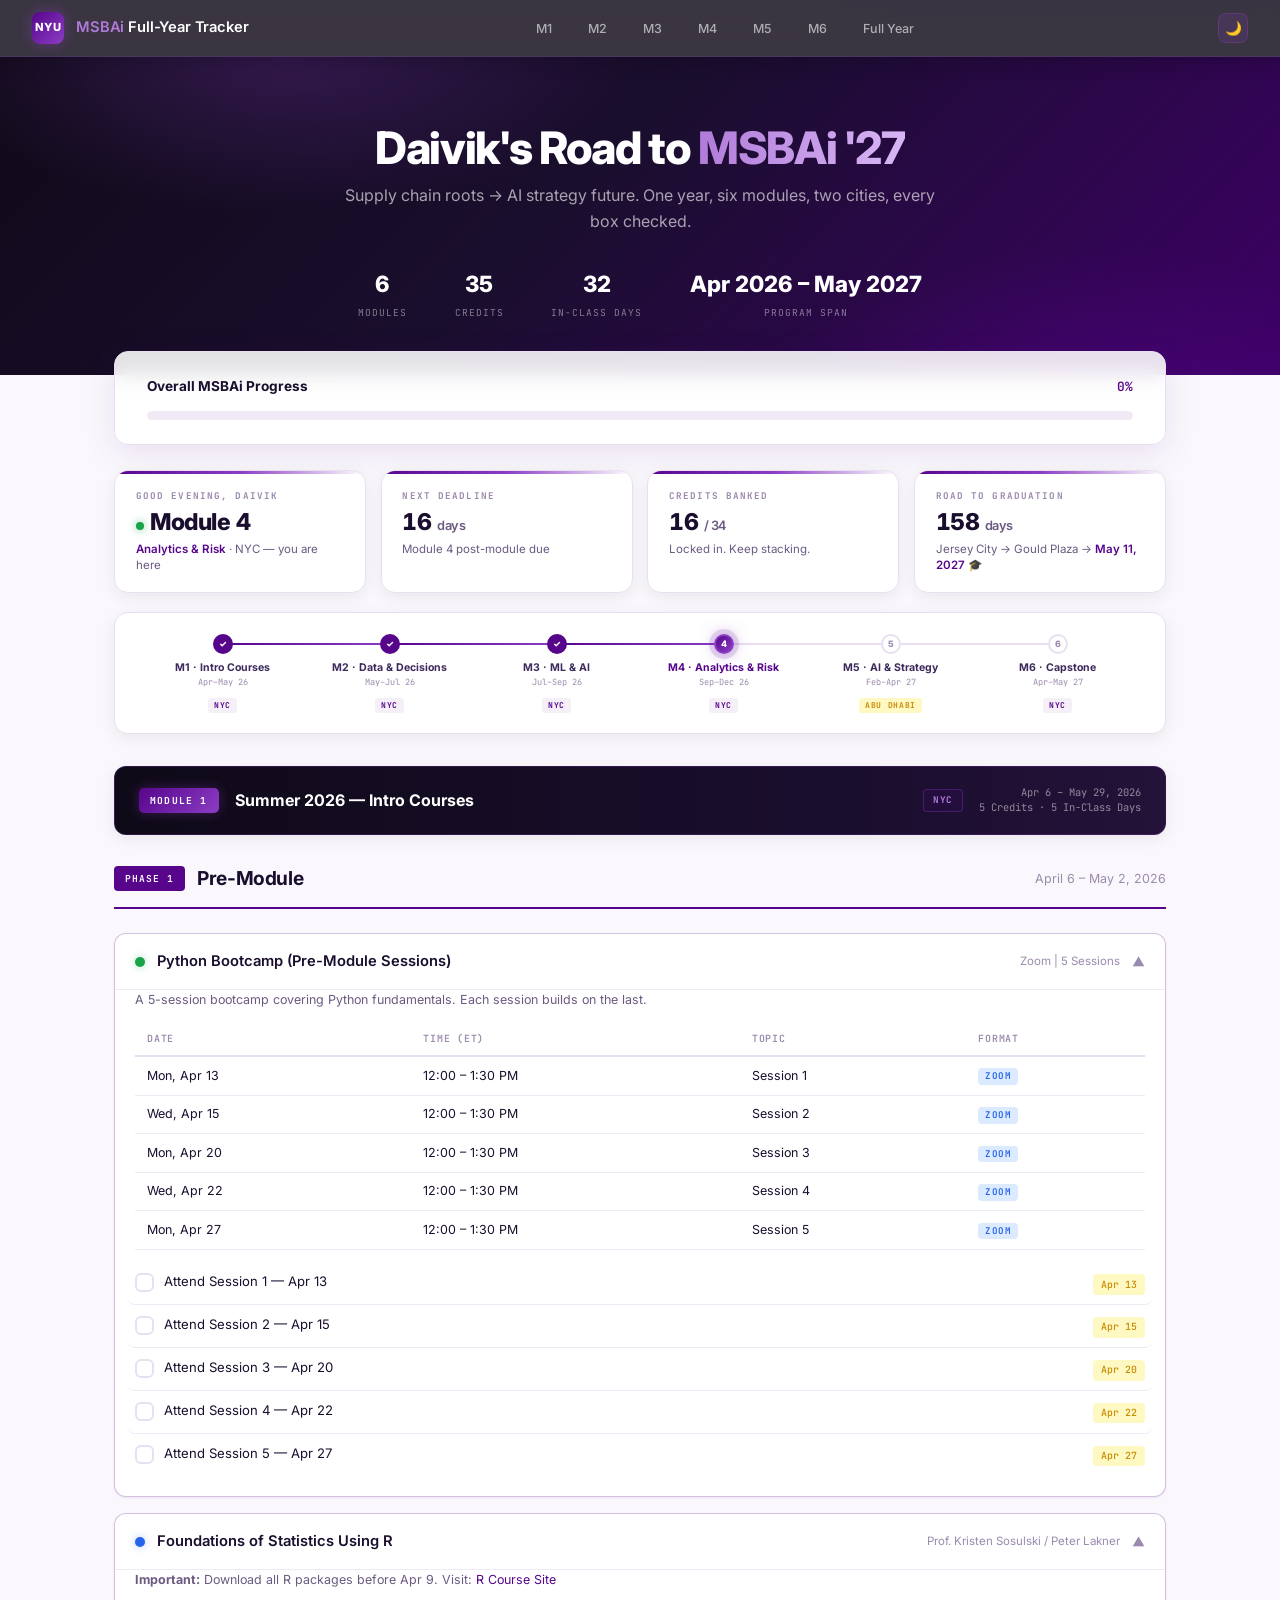
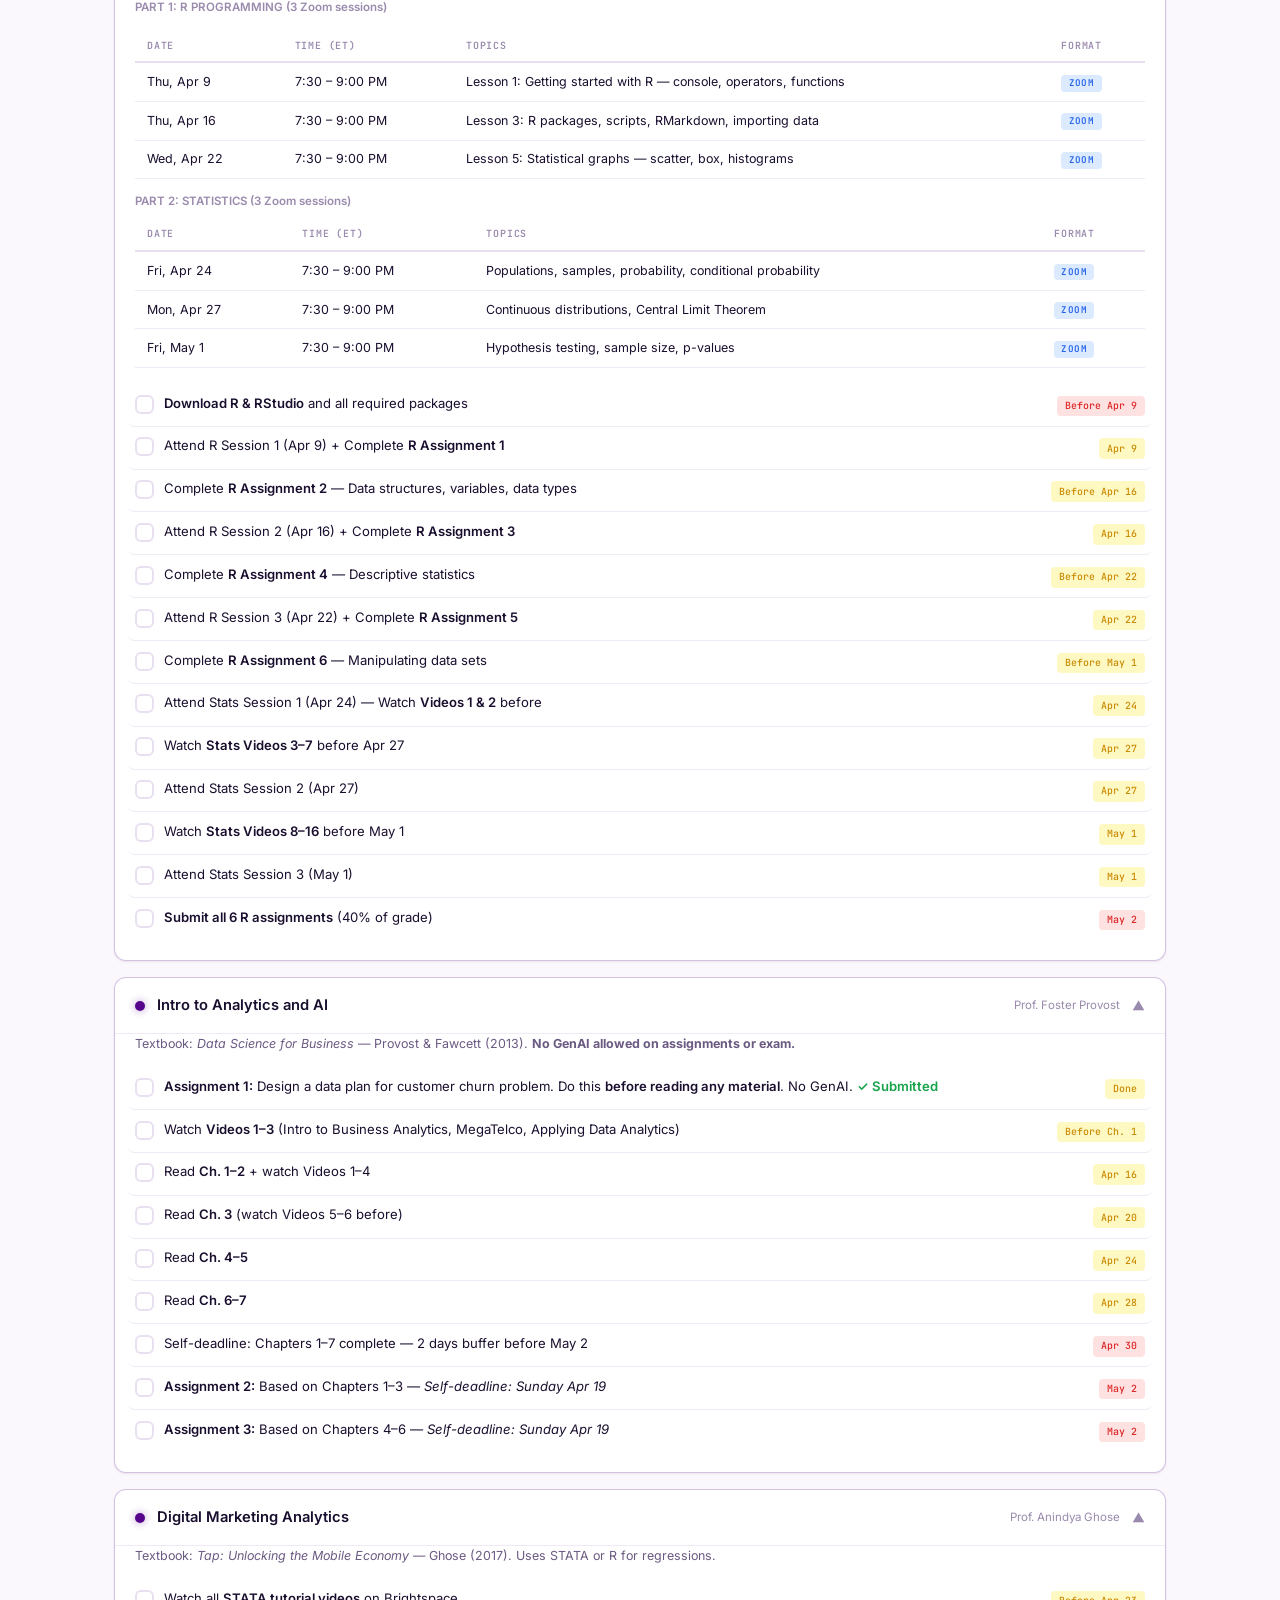
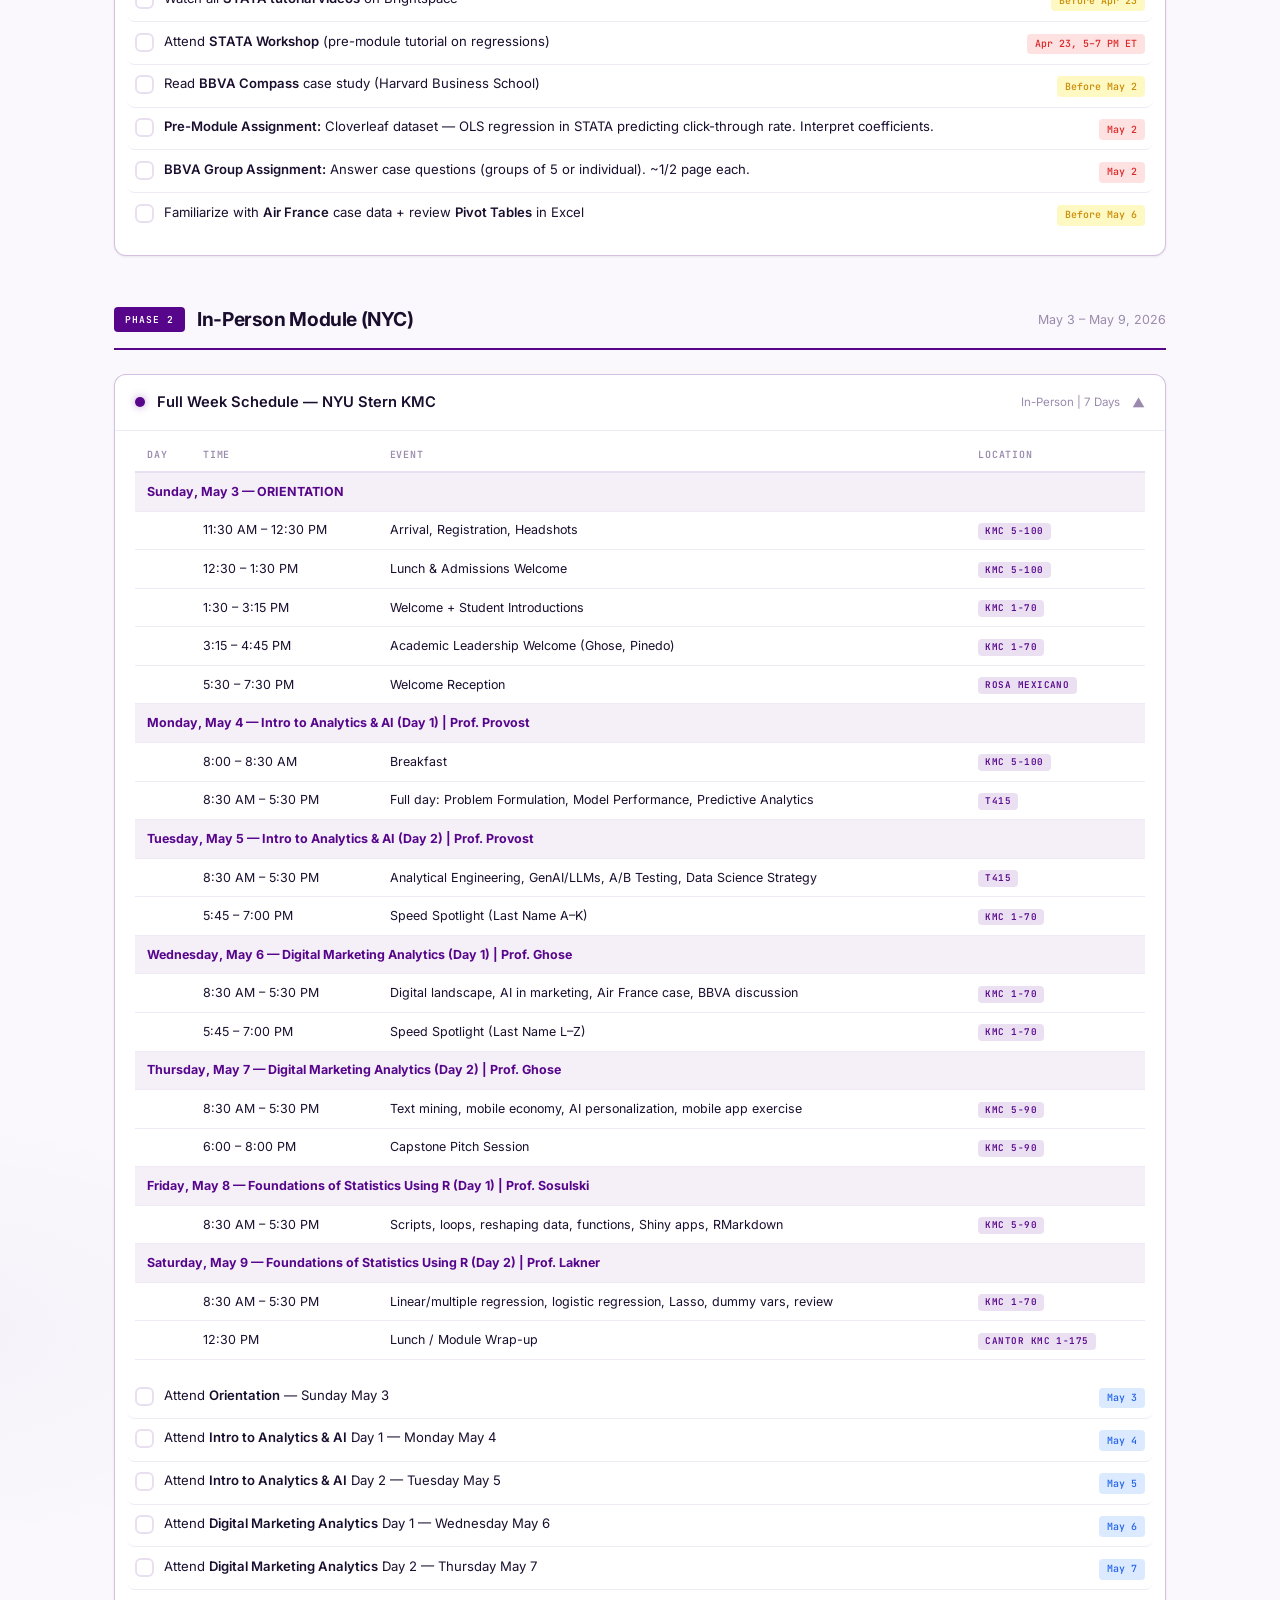
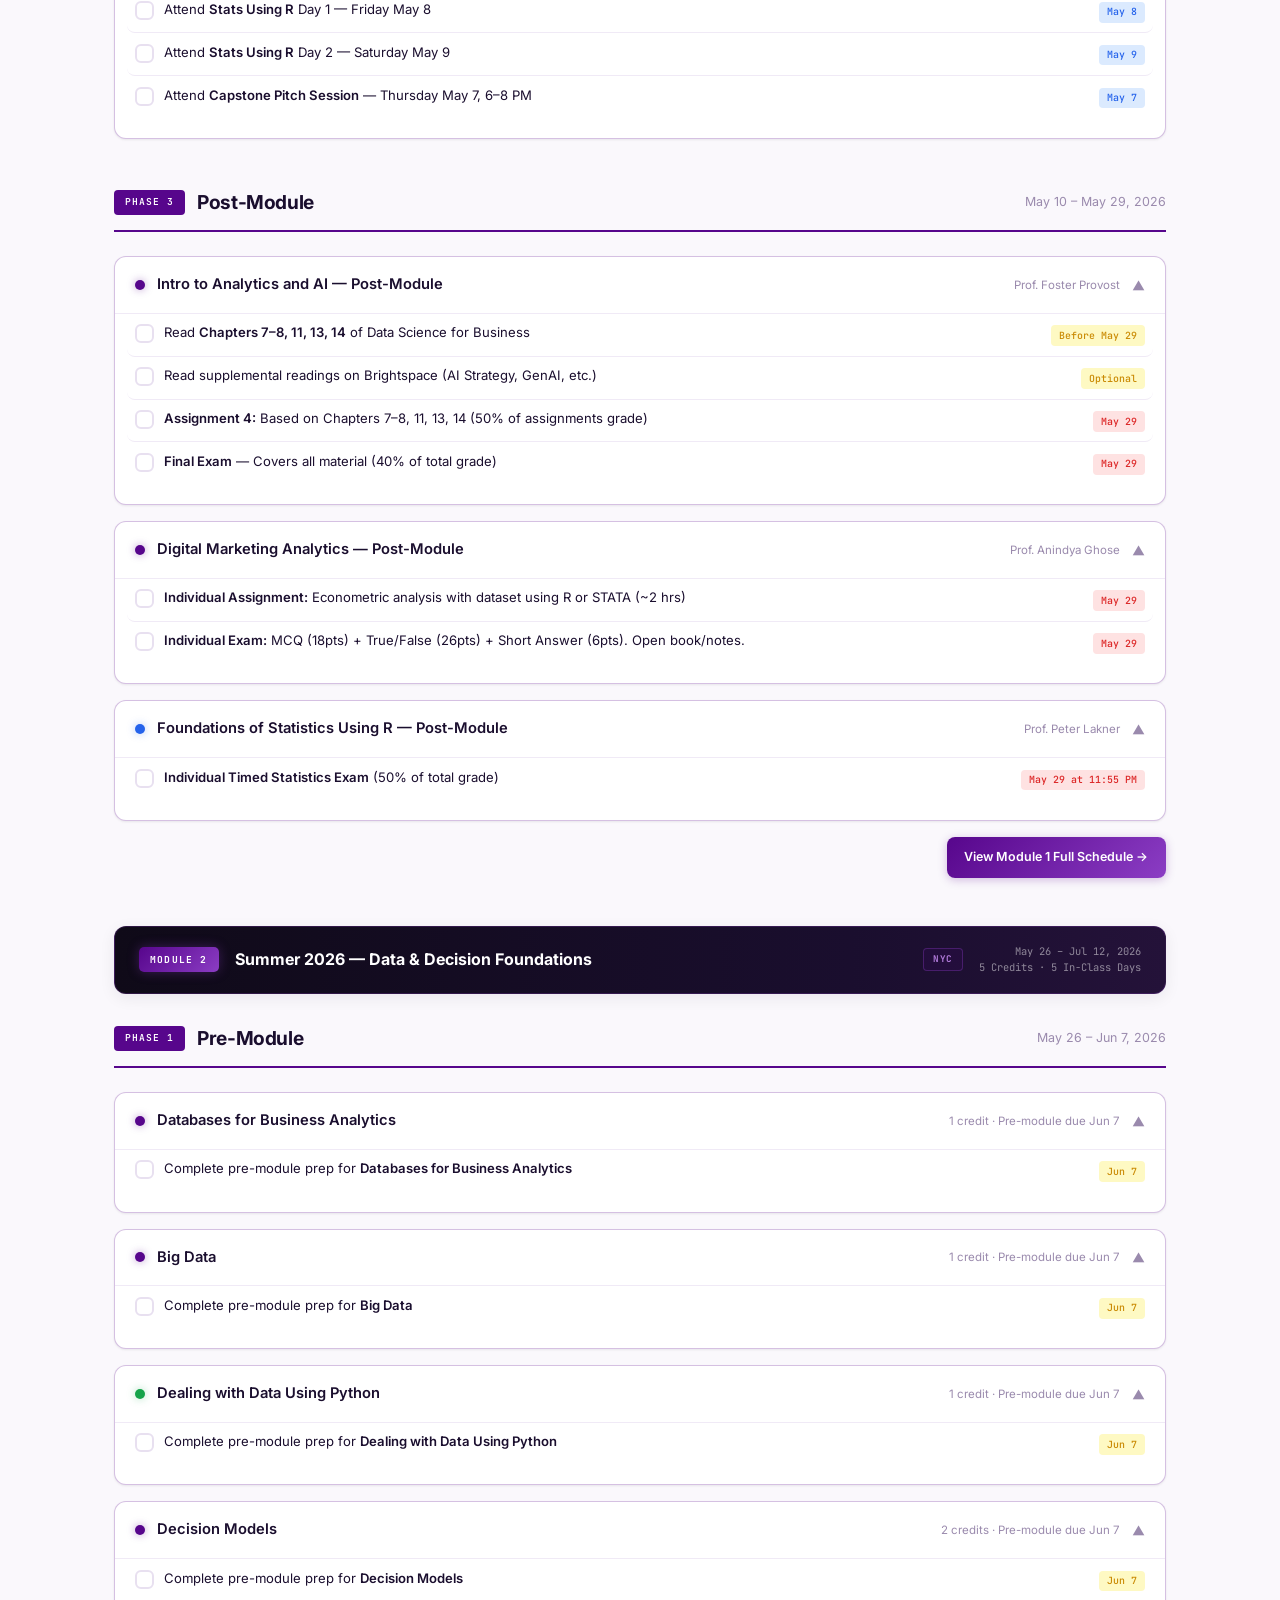
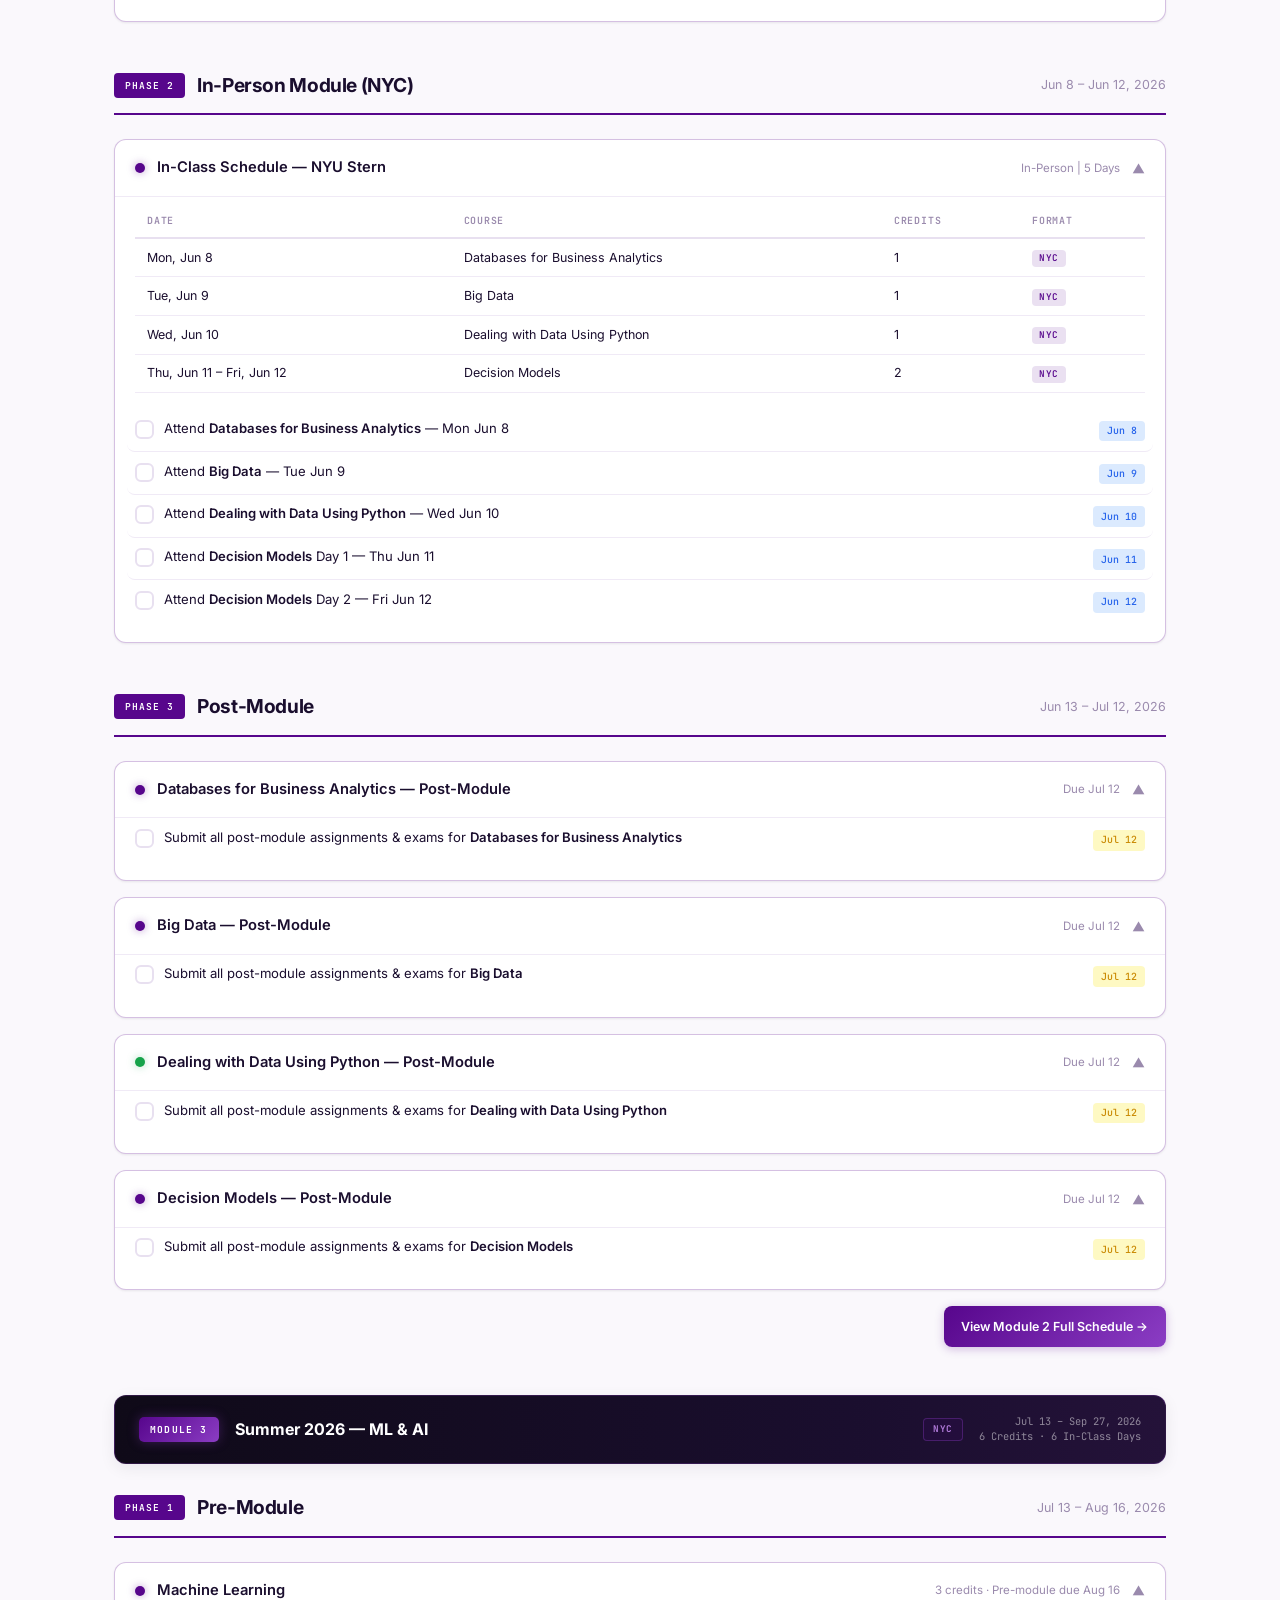
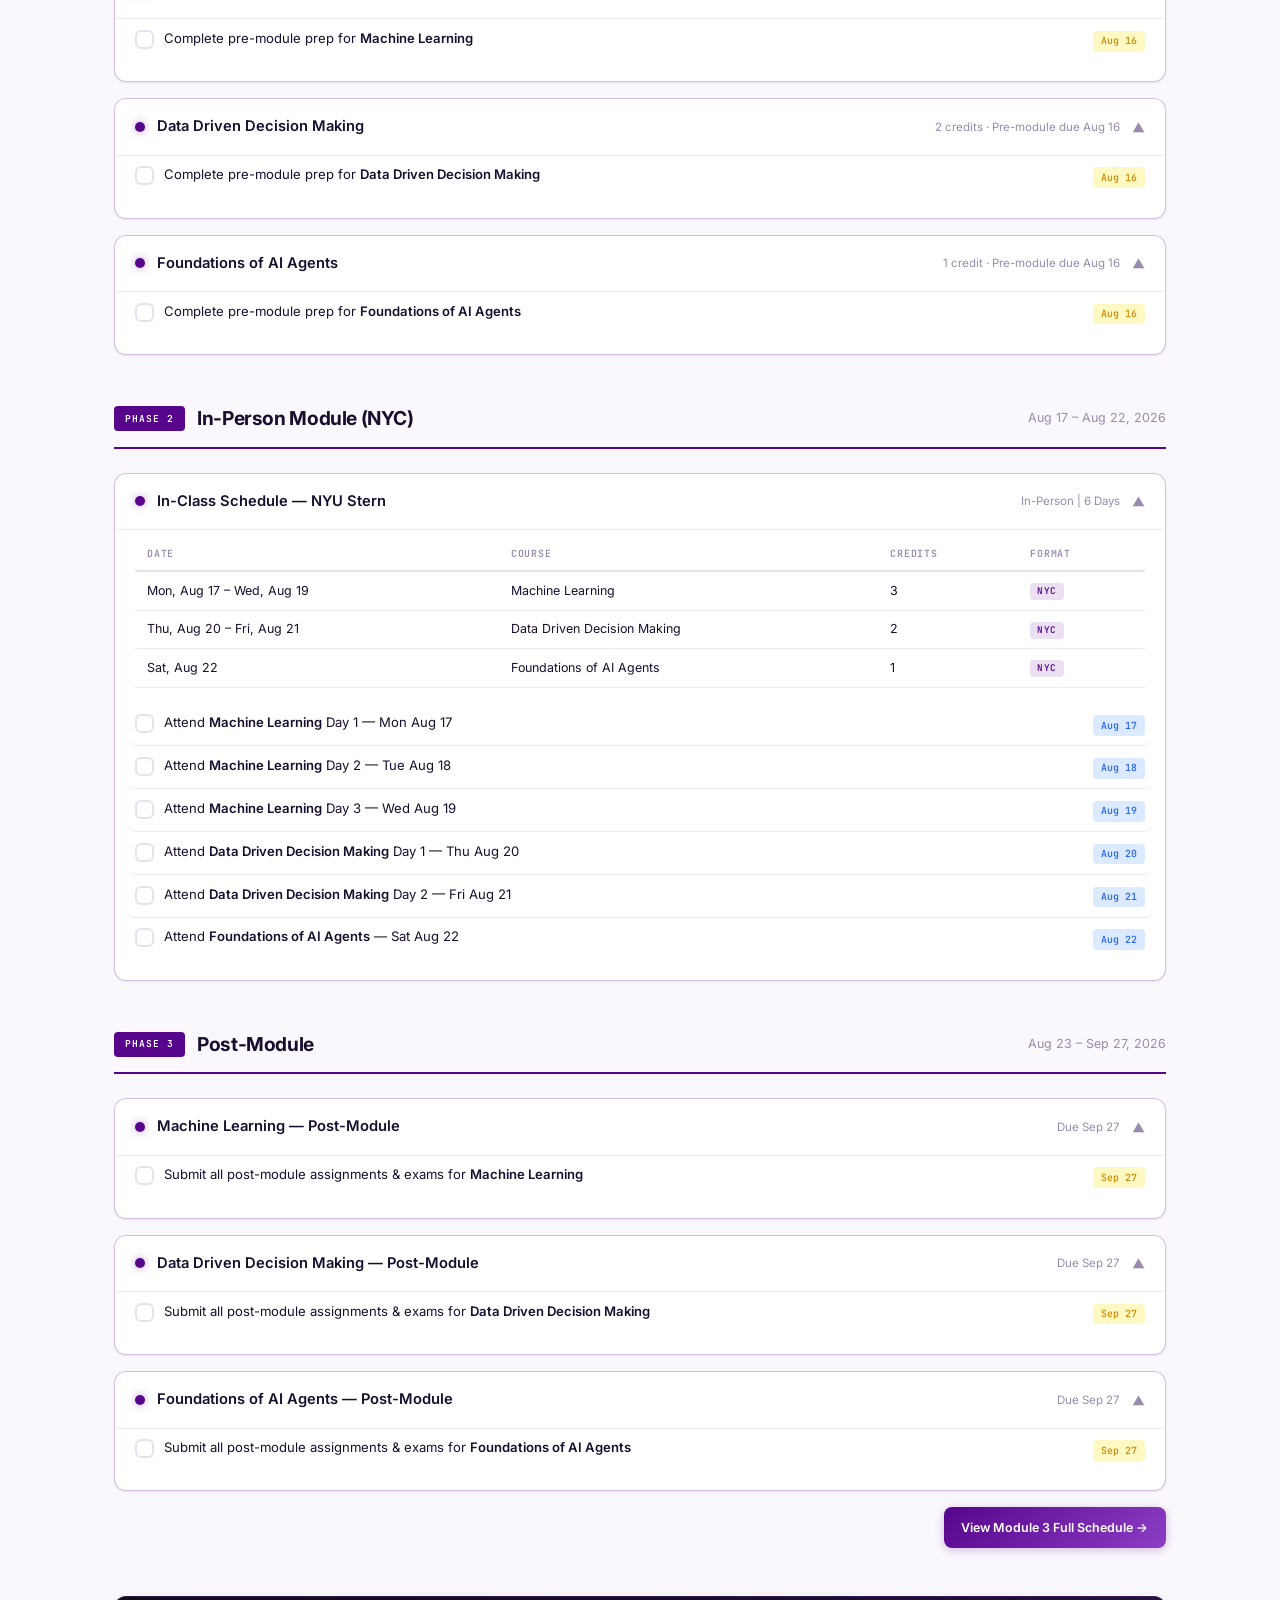
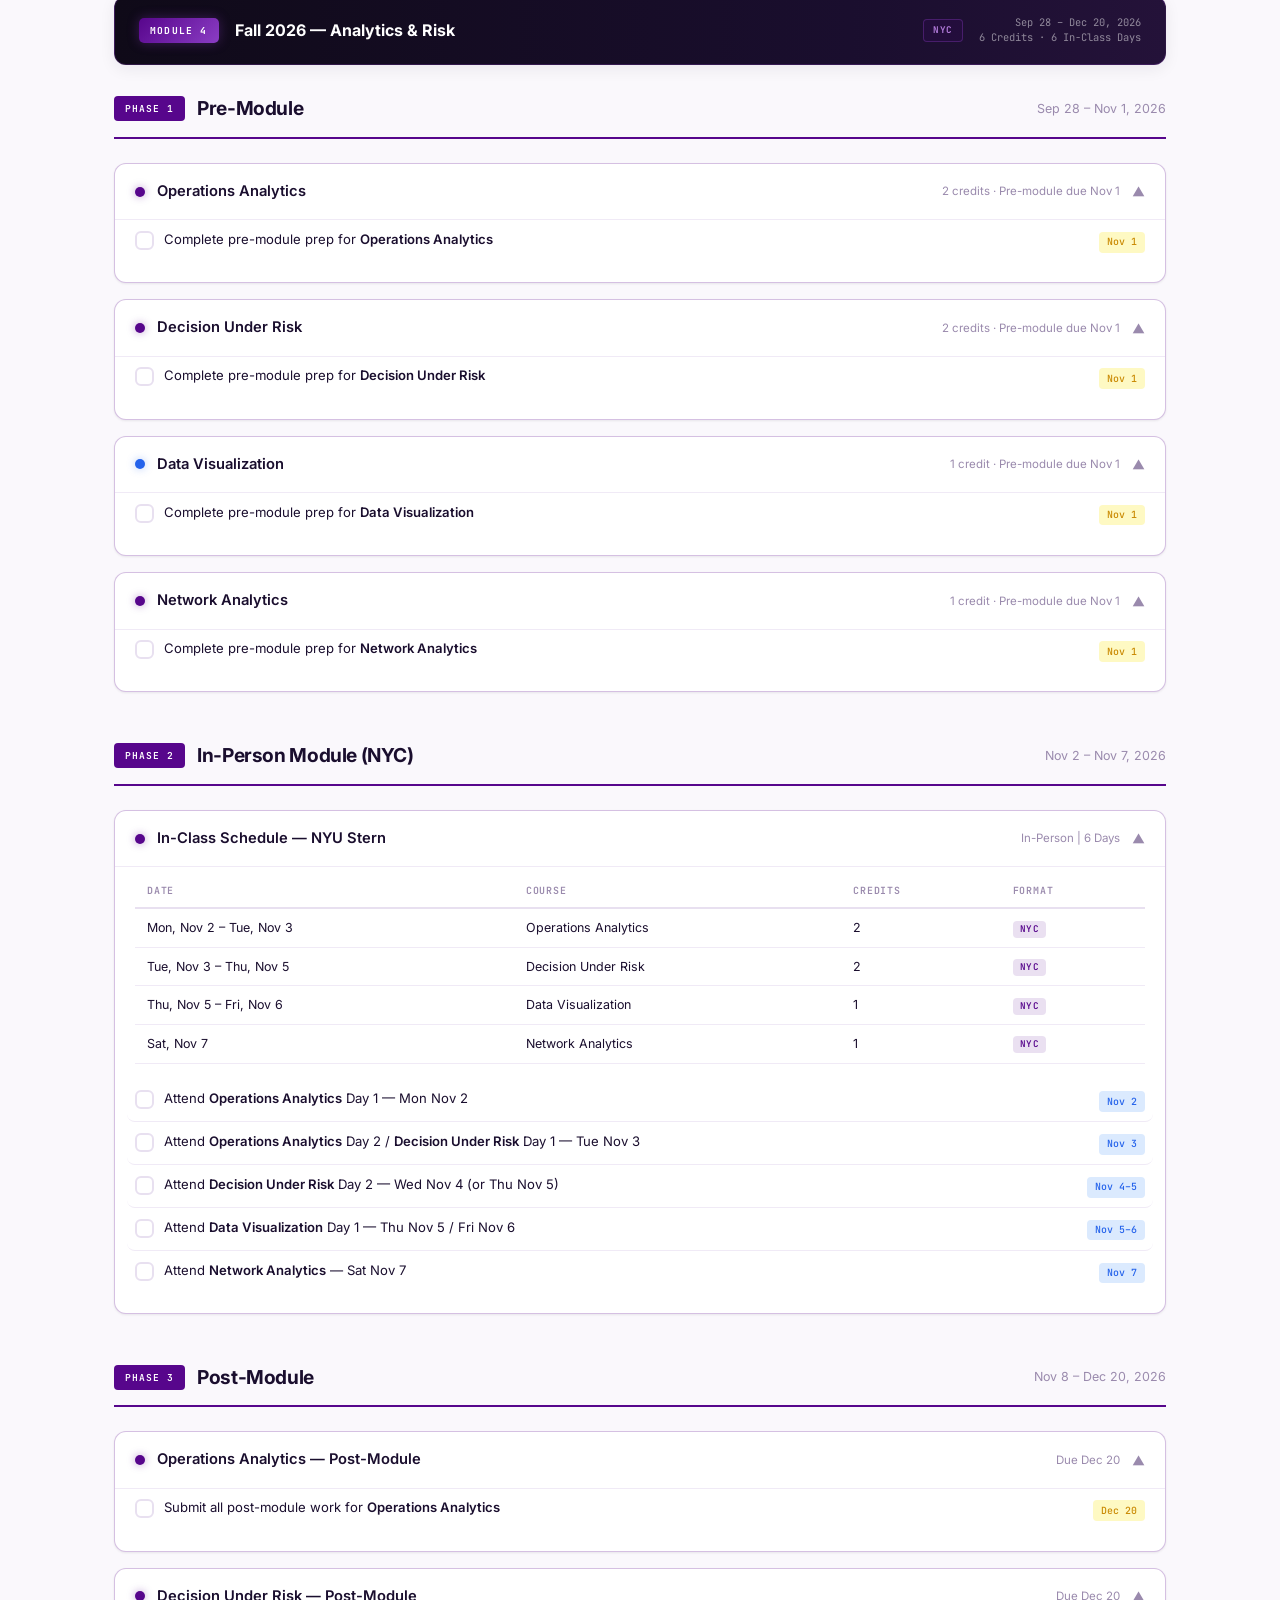
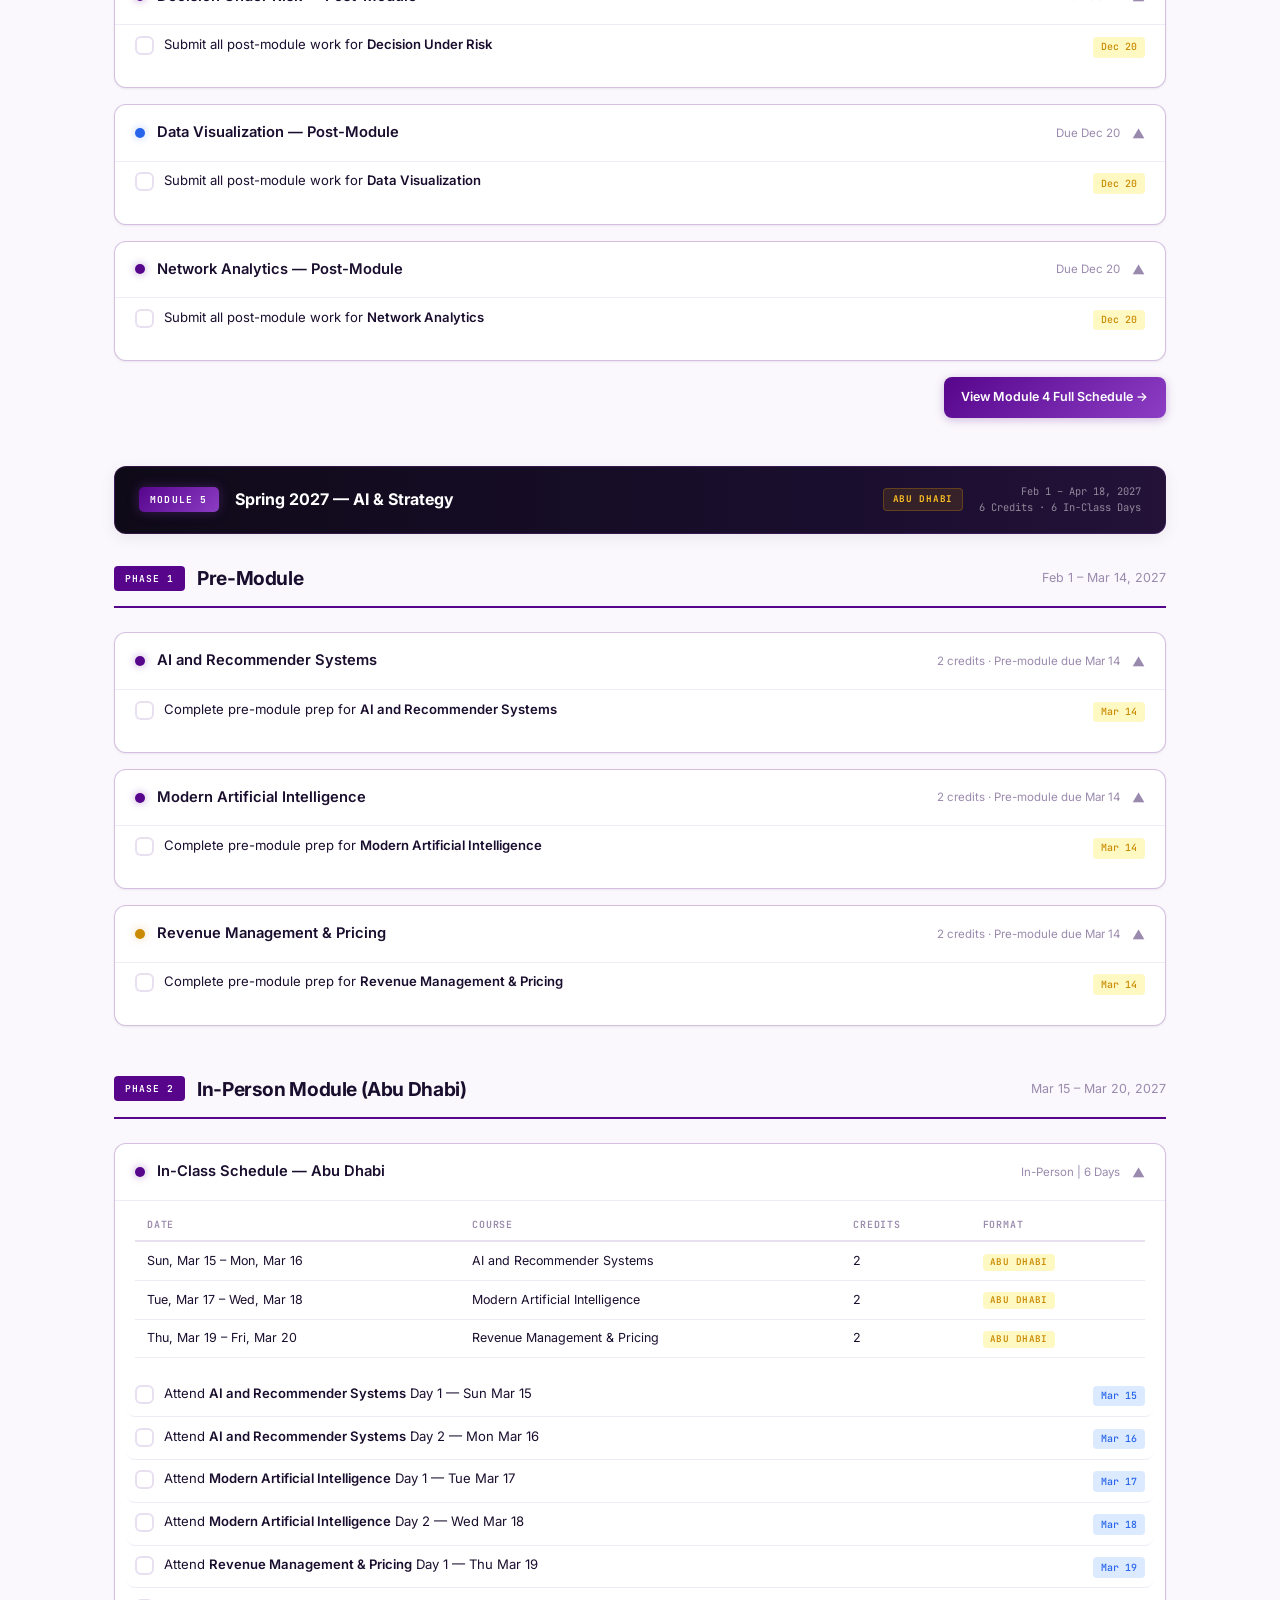
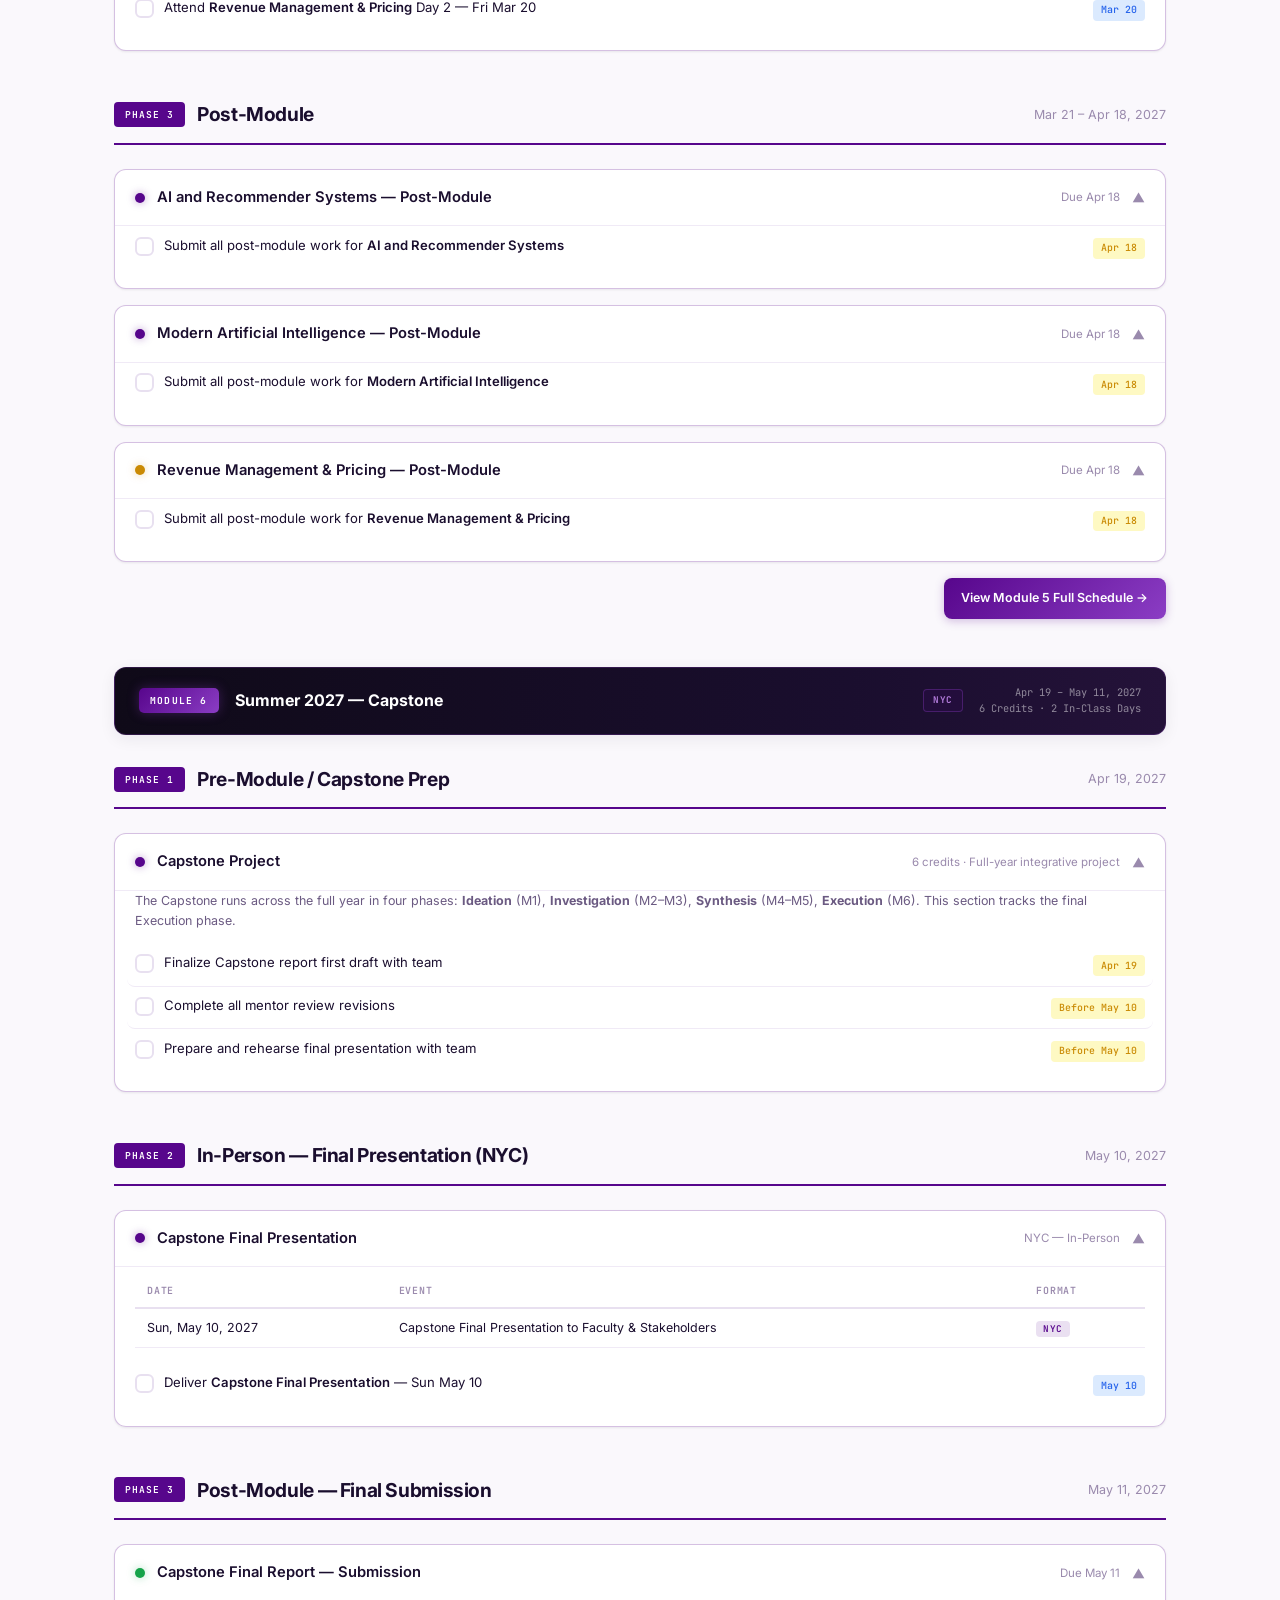
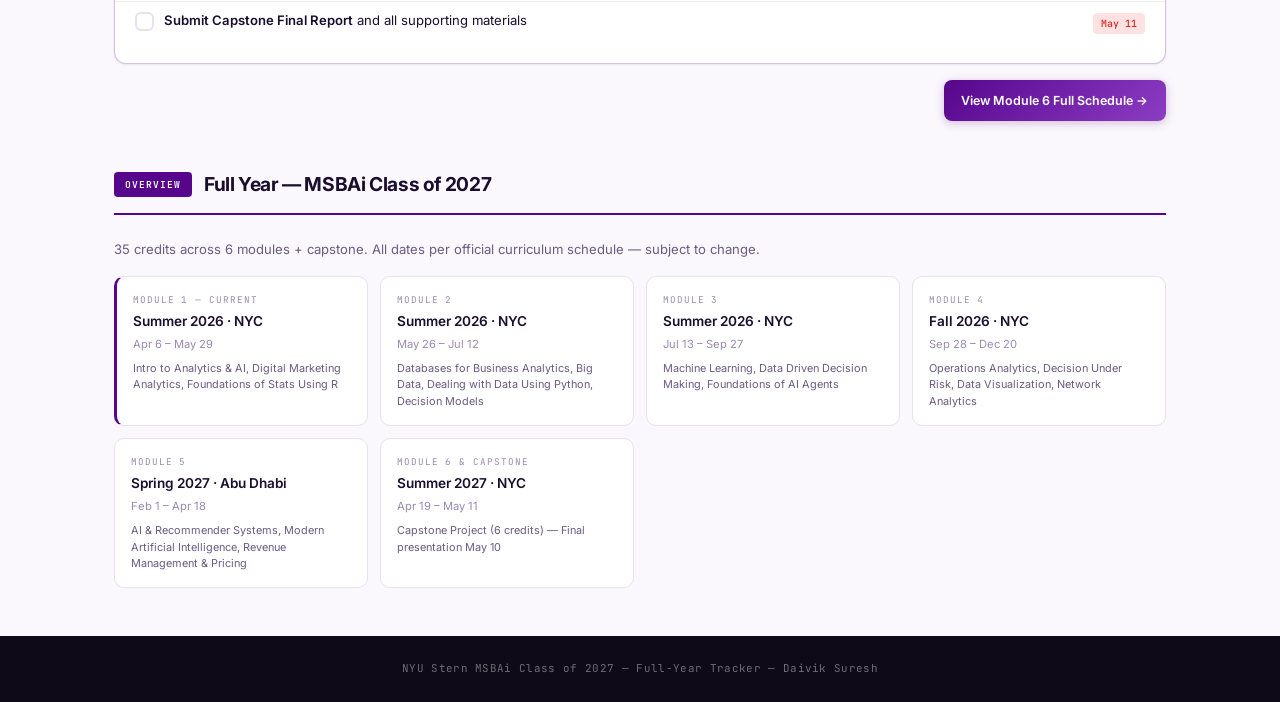
<file: index.html>
<!DOCTYPE html>
<html lang="en">
<head>
<meta name="robots" content="noindex">
<meta charset="UTF-8">
<meta name="viewport" content="width=device-width, initial-scale=1.0">
<title>MSBAi Full-Year Tracker — NYU Stern</title>
<link href="https://fonts.googleapis.com/css2?family=Inter:wght@300;400;500;600;700;800&family=JetBrains+Mono:wght@400;500&display=swap" rel="stylesheet">
<link rel="stylesheet" href="styles.css">
</head>
<body data-page="index">

<!-- NAV -->
<nav class="nav">
  <div class="nav-brand">
    <div class="nav-logo">NYU</div>
    <div class="nav-title"><span>MSBAi</span> Full-Year Tracker</div>
  </div>
  <ul class="nav-links">
    <li><a href="module-1.html">M1</a></li>
    <li><a href="module-2.html">M2</a></li>
    <li><a href="module-3.html">M3</a></li>
    <li><a href="module-4.html">M4</a></li>
    <li><a href="module-5.html">M5</a></li>
    <li><a href="module-6.html">M6</a></li>
    <li><a href="#full-year">Full Year</a></li>
  </ul>
</nav>

<!-- HERO -->
<section class="hero">
  <h1>Daivik's Road to <span>MSBAi '27</span></h1>
  <p class="hero-sub">Supply chain roots &rarr; AI strategy future. One year, six modules, two cities, every box checked.</p>
  <div class="hero-stats">
    <div><div class="hero-stat-val">6</div><div class="hero-stat-label">Modules</div></div>
    <div><div class="hero-stat-val">35</div><div class="hero-stat-label">Credits</div></div>
    <div><div class="hero-stat-val">32</div><div class="hero-stat-label">In-Class Days</div></div>
    <div><div class="hero-stat-val">Apr 2026 – May 2027</div><div class="hero-stat-label">Program Span</div></div>
  </div>
</section>

<!-- PROGRESS -->
<div class="progress-section">
  <div class="progress-card">
    <div class="progress-header">
      <span class="progress-title">Overall MSBAi Progress</span>
      <span class="progress-pct" id="progressPct">0%</span>
    </div>
    <div class="progress-bar-bg">
      <div class="progress-bar-fill" id="progressBar" style="width:0%"></div>
    </div>
  </div>
</div>

<div class="main">

<!-- ══════════════════════════════════════════════
     MODULE 1 — SUMMER 2026 — NYC
══════════════════════════════════════════════ -->
<div class="module-divider" id="module-1">
  <span class="module-badge">Module 1</span>
  <span class="module-divider-title">Summer 2026 &mdash; Intro Courses</span>
  <span class="module-loc-tag">NYC</span>
  <div class="module-divider-meta">Apr 6 &ndash; May 29, 2026<br>5 Credits &middot; 5 In-Class Days</div>
</div>

<!-- PRE-MODULE 1 -->
<section class="phase" id="pre-module">
  <div class="phase-header">
    <span class="phase-badge">Phase 1</span>
    <span class="phase-title">Pre-Module</span>
    <span class="phase-dates">April 6 &ndash; May 2, 2026</span>
  </div>

  <div class="course-block open">
    <div class="course-header" onclick="toggleCourse(this)">
      <div class="course-dot dot-green"></div>
      <div class="course-name">Python Bootcamp (Pre-Module Sessions)</div>
      <div class="course-prof">Zoom | 5 Sessions</div>
      <div class="course-toggle">&#9660;</div>
    </div>
    <div class="course-body">
      <p style="font-size:0.78rem;color:var(--text-2);margin-bottom:0.8rem;">A 5-session bootcamp covering Python fundamentals. Each session builds on the last.</p>
      <table class="schedule-table">
        <thead><tr><th>Date</th><th>Time (ET)</th><th>Topic</th><th>Format</th></tr></thead>
        <tbody>
          <tr><td>Mon, Apr 13</td><td>12:00 &ndash; 1:30 PM</td><td>Session 1</td><td><span class="badge-zoom">Zoom</span></td></tr>
          <tr><td>Wed, Apr 15</td><td>12:00 &ndash; 1:30 PM</td><td>Session 2</td><td><span class="badge-zoom">Zoom</span></td></tr>
          <tr><td>Mon, Apr 20</td><td>12:00 &ndash; 1:30 PM</td><td>Session 3</td><td><span class="badge-zoom">Zoom</span></td></tr>
          <tr><td>Wed, Apr 22</td><td>12:00 &ndash; 1:30 PM</td><td>Session 4</td><td><span class="badge-zoom">Zoom</span></td></tr>
          <tr><td>Mon, Apr 27</td><td>12:00 &ndash; 1:30 PM</td><td>Session 5</td><td><span class="badge-zoom">Zoom</span></td></tr>
        </tbody>
      </table>
      <ul class="task-list" style="margin-top:0.8rem;">
        <li class="task-item"><div class="task-check" onclick="toggleCheck(this)"></div><div class="task-text">Attend Session 1 &mdash; Apr 13</div><span class="task-due due-upcoming">Apr 13</span></li>
        <li class="task-item"><div class="task-check" onclick="toggleCheck(this)"></div><div class="task-text">Attend Session 2 &mdash; Apr 15</div><span class="task-due due-upcoming">Apr 15</span></li>
        <li class="task-item"><div class="task-check" onclick="toggleCheck(this)"></div><div class="task-text">Attend Session 3 &mdash; Apr 20</div><span class="task-due due-upcoming">Apr 20</span></li>
        <li class="task-item"><div class="task-check" onclick="toggleCheck(this)"></div><div class="task-text">Attend Session 4 &mdash; Apr 22</div><span class="task-due due-upcoming">Apr 22</span></li>
        <li class="task-item"><div class="task-check" onclick="toggleCheck(this)"></div><div class="task-text">Attend Session 5 &mdash; Apr 27</div><span class="task-due due-upcoming">Apr 27</span></li>
      </ul>
    </div>
  </div>

  <div class="course-block open">
    <div class="course-header" onclick="toggleCourse(this)">
      <div class="course-dot dot-blue"></div>
      <div class="course-name">Foundations of Statistics Using R</div>
      <div class="course-prof">Prof. Kristen Sosulski / Peter Lakner</div>
      <div class="course-toggle">&#9660;</div>
    </div>
    <div class="course-body">
      <p style="font-size:0.78rem;color:var(--text-2);margin-bottom:0.5rem;"><strong>Important:</strong> Download all R packages before Apr 9. Visit: <a href="http://rcoding.becomingvisual.com/getting-started-withr.html#assignment-1a" target="_blank">R Course Site</a></p>
      <p style="font-size:0.72rem;color:var(--text-3);margin-bottom:0.8rem;font-weight:600;">PART 1: R PROGRAMMING (3 Zoom sessions)</p>
      <table class="schedule-table">
        <thead><tr><th>Date</th><th>Time (ET)</th><th>Topics</th><th>Format</th></tr></thead>
        <tbody>
          <tr><td>Thu, Apr 9</td><td>7:30 &ndash; 9:00 PM</td><td>Lesson 1: Getting started with R &mdash; console, operators, functions</td><td><span class="badge-zoom">Zoom</span></td></tr>
          <tr><td>Thu, Apr 16</td><td>7:30 &ndash; 9:00 PM</td><td>Lesson 3: R packages, scripts, RMarkdown, importing data</td><td><span class="badge-zoom">Zoom</span></td></tr>
          <tr><td>Wed, Apr 22</td><td>7:30 &ndash; 9:00 PM</td><td>Lesson 5: Statistical graphs &mdash; scatter, box, histograms</td><td><span class="badge-zoom">Zoom</span></td></tr>
        </tbody>
      </table>
      <p style="font-size:0.72rem;color:var(--text-3);margin:0.8rem 0 0.5rem;font-weight:600;">PART 2: STATISTICS (3 Zoom sessions)</p>
      <table class="schedule-table">
        <thead><tr><th>Date</th><th>Time (ET)</th><th>Topics</th><th>Format</th></tr></thead>
        <tbody>
          <tr><td>Fri, Apr 24</td><td>7:30 &ndash; 9:00 PM</td><td>Populations, samples, probability, conditional probability</td><td><span class="badge-zoom">Zoom</span></td></tr>
          <tr><td>Mon, Apr 27</td><td>7:30 &ndash; 9:00 PM</td><td>Continuous distributions, Central Limit Theorem</td><td><span class="badge-zoom">Zoom</span></td></tr>
          <tr><td>Fri, May 1</td><td>7:30 &ndash; 9:00 PM</td><td>Hypothesis testing, sample size, p-values</td><td><span class="badge-zoom">Zoom</span></td></tr>
        </tbody>
      </table>
      <ul class="task-list" style="margin-top:1rem;">
        <li class="task-item"><div class="task-check" onclick="toggleCheck(this)"></div><div class="task-text"><strong>Download R &amp; RStudio</strong> and all required packages</div><span class="task-due due-soon">Before Apr 9</span></li>
        <li class="task-item"><div class="task-check" onclick="toggleCheck(this)"></div><div class="task-text">Attend R Session 1 (Apr 9) + Complete <strong>R Assignment 1</strong></div><span class="task-due due-upcoming">Apr 9</span></li>
        <li class="task-item"><div class="task-check" onclick="toggleCheck(this)"></div><div class="task-text">Complete <strong>R Assignment 2</strong> &mdash; Data structures, variables, data types</div><span class="task-due due-upcoming">Before Apr 16</span></li>
        <li class="task-item"><div class="task-check" onclick="toggleCheck(this)"></div><div class="task-text">Attend R Session 2 (Apr 16) + Complete <strong>R Assignment 3</strong></div><span class="task-due due-upcoming">Apr 16</span></li>
        <li class="task-item"><div class="task-check" onclick="toggleCheck(this)"></div><div class="task-text">Complete <strong>R Assignment 4</strong> &mdash; Descriptive statistics</div><span class="task-due due-upcoming">Before Apr 22</span></li>
        <li class="task-item"><div class="task-check" onclick="toggleCheck(this)"></div><div class="task-text">Attend R Session 3 (Apr 22) + Complete <strong>R Assignment 5</strong></div><span class="task-due due-upcoming">Apr 22</span></li>
        <li class="task-item"><div class="task-check" onclick="toggleCheck(this)"></div><div class="task-text">Complete <strong>R Assignment 6</strong> &mdash; Manipulating data sets</div><span class="task-due due-upcoming">Before May 1</span></li>
        <li class="task-item"><div class="task-check" onclick="toggleCheck(this)"></div><div class="task-text">Attend Stats Session 1 (Apr 24) &mdash; Watch <strong>Videos 1 &amp; 2</strong> before</div><span class="task-due due-upcoming">Apr 24</span></li>
        <li class="task-item"><div class="task-check" onclick="toggleCheck(this)"></div><div class="task-text">Watch <strong>Stats Videos 3&ndash;7</strong> before Apr 27</div><span class="task-due due-upcoming">Apr 27</span></li>
        <li class="task-item"><div class="task-check" onclick="toggleCheck(this)"></div><div class="task-text">Attend Stats Session 2 (Apr 27)</div><span class="task-due due-upcoming">Apr 27</span></li>
        <li class="task-item"><div class="task-check" onclick="toggleCheck(this)"></div><div class="task-text">Watch <strong>Stats Videos 8&ndash;16</strong> before May 1</div><span class="task-due due-upcoming">May 1</span></li>
        <li class="task-item"><div class="task-check" onclick="toggleCheck(this)"></div><div class="task-text">Attend Stats Session 3 (May 1)</div><span class="task-due due-upcoming">May 1</span></li>
        <li class="task-item"><div class="task-check" onclick="toggleCheck(this)"></div><div class="task-text"><strong>Submit all 6 R assignments</strong> (40% of grade)</div><span class="task-due due-soon">May 2</span></li>
      </ul>
    </div>
  </div>

  <div class="course-block open">
    <div class="course-header" onclick="toggleCourse(this)">
      <div class="course-dot dot-purple"></div>
      <div class="course-name">Intro to Analytics and AI</div>
      <div class="course-prof">Prof. Foster Provost</div>
      <div class="course-toggle">&#9660;</div>
    </div>
    <div class="course-body">
      <p style="font-size:0.78rem;color:var(--text-2);margin-bottom:0.8rem;">Textbook: <em>Data Science for Business</em> &mdash; Provost &amp; Fawcett (2013). <strong>No GenAI allowed on assignments or exam.</strong></p>
      <ul class="task-list">
        <li class="task-item"><div class="task-check" onclick="toggleCheck(this)"></div><div class="task-text"><strong>Assignment 1:</strong> Design a data plan for customer churn problem. Do this <strong>before reading any material</strong>. No GenAI. <span style="color:var(--green);font-weight:600;">&#10003; Submitted</span></div><span class="task-due due-upcoming">Done</span></li>
        <li class="task-item"><div class="task-check" onclick="toggleCheck(this)"></div><div class="task-text">Watch <strong>Videos 1&ndash;3</strong> (Intro to Business Analytics, MegaTelco, Applying Data Analytics)</div><span class="task-due due-upcoming">Before Ch. 1</span></li>
        <li class="task-item"><div class="task-check" onclick="toggleCheck(this)"></div><div class="task-text">Read <strong>Ch. 1&ndash;2</strong> + watch Videos 1&ndash;4</div><span class="task-due due-upcoming">Apr 16</span></li>
        <li class="task-item"><div class="task-check" onclick="toggleCheck(this)"></div><div class="task-text">Read <strong>Ch. 3</strong> (watch Videos 5&ndash;6 before)</div><span class="task-due due-upcoming">Apr 20</span></li>
        <li class="task-item"><div class="task-check" onclick="toggleCheck(this)"></div><div class="task-text">Read <strong>Ch. 4&ndash;5</strong></div><span class="task-due due-upcoming">Apr 24</span></li>
        <li class="task-item"><div class="task-check" onclick="toggleCheck(this)"></div><div class="task-text">Read <strong>Ch. 6&ndash;7</strong></div><span class="task-due due-upcoming">Apr 28</span></li>
        <li class="task-item"><div class="task-check" onclick="toggleCheck(this)"></div><div class="task-text">Self-deadline: Chapters 1&ndash;7 complete &mdash; 2 days buffer before May 2</div><span class="task-due due-soon">Apr 30</span></li>
        <li class="task-item"><div class="task-check" onclick="toggleCheck(this)"></div><div class="task-text"><strong>Assignment 2:</strong> Based on Chapters 1&ndash;3 &mdash; <em>Self-deadline: Sunday Apr 19</em></div><span class="task-due due-soon">May 2</span></li>
        <li class="task-item"><div class="task-check" onclick="toggleCheck(this)"></div><div class="task-text"><strong>Assignment 3:</strong> Based on Chapters 4&ndash;6 &mdash; <em>Self-deadline: Sunday Apr 19</em></div><span class="task-due due-soon">May 2</span></li>
      </ul>
    </div>
  </div>

  <div class="course-block open">
    <div class="course-header" onclick="toggleCourse(this)">
      <div class="course-dot dot-purple"></div>
      <div class="course-name">Digital Marketing Analytics</div>
      <div class="course-prof">Prof. Anindya Ghose</div>
      <div class="course-toggle">&#9660;</div>
    </div>
    <div class="course-body">
      <p style="font-size:0.78rem;color:var(--text-2);margin-bottom:0.8rem;">Textbook: <em>Tap: Unlocking the Mobile Economy</em> &mdash; Ghose (2017). Uses STATA or R for regressions.</p>
      <ul class="task-list">
        <li class="task-item"><div class="task-check" onclick="toggleCheck(this)"></div><div class="task-text">Watch all <strong>STATA tutorial videos</strong> on Brightspace</div><span class="task-due due-upcoming">Before Apr 23</span></li>
        <li class="task-item"><div class="task-check" onclick="toggleCheck(this)"></div><div class="task-text">Attend <strong>STATA Workshop</strong> (pre-module tutorial on regressions)</div><span class="task-due due-soon">Apr 23, 5&ndash;7 PM ET</span></li>
        <li class="task-item"><div class="task-check" onclick="toggleCheck(this)"></div><div class="task-text">Read <strong>BBVA Compass</strong> case study (Harvard Business School)</div><span class="task-due due-upcoming">Before May 2</span></li>
        <li class="task-item"><div class="task-check" onclick="toggleCheck(this)"></div><div class="task-text"><strong>Pre-Module Assignment:</strong> Cloverleaf dataset &mdash; OLS regression in STATA predicting click-through rate. Interpret coefficients.</div><span class="task-due due-soon">May 2</span></li>
        <li class="task-item"><div class="task-check" onclick="toggleCheck(this)"></div><div class="task-text"><strong>BBVA Group Assignment:</strong> Answer case questions (groups of 5 or individual). ~1/2 page each.</div><span class="task-due due-soon">May 2</span></li>
        <li class="task-item"><div class="task-check" onclick="toggleCheck(this)"></div><div class="task-text">Familiarize with <strong>Air France</strong> case data + review <strong>Pivot Tables</strong> in Excel</div><span class="task-due due-upcoming">Before May 6</span></li>
      </ul>
    </div>
  </div>
</section>

<!-- IN-PERSON MODULE 1 -->
<section class="phase" id="in-person">
  <div class="phase-header">
    <span class="phase-badge">Phase 2</span>
    <span class="phase-title">In-Person Module (NYC)</span>
    <span class="phase-dates">May 3 &ndash; May 9, 2026</span>
  </div>
  <div class="course-block open">
    <div class="course-header" onclick="toggleCourse(this)">
      <div class="course-dot dot-purple"></div>
      <div class="course-name">Full Week Schedule &mdash; NYU Stern KMC</div>
      <div class="course-prof">In-Person | 7 Days</div>
      <div class="course-toggle">&#9660;</div>
    </div>
    <div class="course-body">
      <table class="schedule-table">
        <thead><tr><th>Day</th><th>Time</th><th>Event</th><th>Location</th></tr></thead>
        <tbody>
          <tr style="background:var(--stern-purple-glow2)"><td colspan="4" style="font-weight:700;color:var(--stern-purple);">Sunday, May 3 &mdash; ORIENTATION</td></tr>
          <tr><td></td><td>11:30 AM &ndash; 12:30 PM</td><td>Arrival, Registration, Headshots</td><td><span class="badge-inperson">KMC 5-100</span></td></tr>
          <tr><td></td><td>12:30 &ndash; 1:30 PM</td><td>Lunch &amp; Admissions Welcome</td><td><span class="badge-inperson">KMC 5-100</span></td></tr>
          <tr><td></td><td>1:30 &ndash; 3:15 PM</td><td>Welcome + Student Introductions</td><td><span class="badge-inperson">KMC 1-70</span></td></tr>
          <tr><td></td><td>3:15 &ndash; 4:45 PM</td><td>Academic Leadership Welcome (Ghose, Pinedo)</td><td><span class="badge-inperson">KMC 1-70</span></td></tr>
          <tr><td></td><td>5:30 &ndash; 7:30 PM</td><td>Welcome Reception</td><td><span class="badge-inperson">Rosa Mexicano</span></td></tr>
          <tr style="background:var(--stern-purple-glow2)"><td colspan="4" style="font-weight:700;color:var(--stern-purple);">Monday, May 4 &mdash; Intro to Analytics &amp; AI (Day 1) | Prof. Provost</td></tr>
          <tr><td></td><td>8:00 &ndash; 8:30 AM</td><td>Breakfast</td><td><span class="badge-inperson">KMC 5-100</span></td></tr>
          <tr><td></td><td>8:30 AM &ndash; 5:30 PM</td><td>Full day: Problem Formulation, Model Performance, Predictive Analytics</td><td><span class="badge-inperson">T415</span></td></tr>
          <tr style="background:var(--stern-purple-glow2)"><td colspan="4" style="font-weight:700;color:var(--stern-purple);">Tuesday, May 5 &mdash; Intro to Analytics &amp; AI (Day 2) | Prof. Provost</td></tr>
          <tr><td></td><td>8:30 AM &ndash; 5:30 PM</td><td>Analytical Engineering, GenAI/LLMs, A/B Testing, Data Science Strategy</td><td><span class="badge-inperson">T415</span></td></tr>
          <tr><td></td><td>5:45 &ndash; 7:00 PM</td><td>Speed Spotlight (Last Name A&ndash;K)</td><td><span class="badge-inperson">KMC 1-70</span></td></tr>
          <tr style="background:var(--stern-purple-glow2)"><td colspan="4" style="font-weight:700;color:var(--stern-purple);">Wednesday, May 6 &mdash; Digital Marketing Analytics (Day 1) | Prof. Ghose</td></tr>
          <tr><td></td><td>8:30 AM &ndash; 5:30 PM</td><td>Digital landscape, AI in marketing, Air France case, BBVA discussion</td><td><span class="badge-inperson">KMC 1-70</span></td></tr>
          <tr><td></td><td>5:45 &ndash; 7:00 PM</td><td>Speed Spotlight (Last Name L&ndash;Z)</td><td><span class="badge-inperson">KMC 1-70</span></td></tr>
          <tr style="background:var(--stern-purple-glow2)"><td colspan="4" style="font-weight:700;color:var(--stern-purple);">Thursday, May 7 &mdash; Digital Marketing Analytics (Day 2) | Prof. Ghose</td></tr>
          <tr><td></td><td>8:30 AM &ndash; 5:30 PM</td><td>Text mining, mobile economy, AI personalization, mobile app exercise</td><td><span class="badge-inperson">KMC 5-90</span></td></tr>
          <tr><td></td><td>6:00 &ndash; 8:00 PM</td><td>Capstone Pitch Session</td><td><span class="badge-inperson">KMC 5-90</span></td></tr>
          <tr style="background:var(--stern-purple-glow2)"><td colspan="4" style="font-weight:700;color:var(--stern-purple);">Friday, May 8 &mdash; Foundations of Statistics Using R (Day 1) | Prof. Sosulski</td></tr>
          <tr><td></td><td>8:30 AM &ndash; 5:30 PM</td><td>Scripts, loops, reshaping data, functions, Shiny apps, RMarkdown</td><td><span class="badge-inperson">KMC 5-90</span></td></tr>
          <tr style="background:var(--stern-purple-glow2)"><td colspan="4" style="font-weight:700;color:var(--stern-purple);">Saturday, May 9 &mdash; Foundations of Statistics Using R (Day 2) | Prof. Lakner</td></tr>
          <tr><td></td><td>8:30 AM &ndash; 5:30 PM</td><td>Linear/multiple regression, logistic regression, Lasso, dummy vars, review</td><td><span class="badge-inperson">KMC 1-70</span></td></tr>
          <tr><td></td><td>12:30 PM</td><td>Lunch / Module Wrap-up</td><td><span class="badge-inperson">Cantor KMC 1-175</span></td></tr>
        </tbody>
      </table>
      <ul class="task-list" style="margin-top:1rem;">
        <li class="task-item"><div class="task-check" onclick="toggleCheck(this)"></div><div class="task-text">Attend <strong>Orientation</strong> &mdash; Sunday May 3</div><span class="task-due due-info">May 3</span></li>
        <li class="task-item"><div class="task-check" onclick="toggleCheck(this)"></div><div class="task-text">Attend <strong>Intro to Analytics &amp; AI</strong> Day 1 &mdash; Monday May 4</div><span class="task-due due-info">May 4</span></li>
        <li class="task-item"><div class="task-check" onclick="toggleCheck(this)"></div><div class="task-text">Attend <strong>Intro to Analytics &amp; AI</strong> Day 2 &mdash; Tuesday May 5</div><span class="task-due due-info">May 5</span></li>
        <li class="task-item"><div class="task-check" onclick="toggleCheck(this)"></div><div class="task-text">Attend <strong>Digital Marketing Analytics</strong> Day 1 &mdash; Wednesday May 6</div><span class="task-due due-info">May 6</span></li>
        <li class="task-item"><div class="task-check" onclick="toggleCheck(this)"></div><div class="task-text">Attend <strong>Digital Marketing Analytics</strong> Day 2 &mdash; Thursday May 7</div><span class="task-due due-info">May 7</span></li>
        <li class="task-item"><div class="task-check" onclick="toggleCheck(this)"></div><div class="task-text">Attend <strong>Stats Using R</strong> Day 1 &mdash; Friday May 8</div><span class="task-due due-info">May 8</span></li>
        <li class="task-item"><div class="task-check" onclick="toggleCheck(this)"></div><div class="task-text">Attend <strong>Stats Using R</strong> Day 2 &mdash; Saturday May 9</div><span class="task-due due-info">May 9</span></li>
        <li class="task-item"><div class="task-check" onclick="toggleCheck(this)"></div><div class="task-text">Attend <strong>Capstone Pitch Session</strong> &mdash; Thursday May 7, 6&ndash;8 PM</div><span class="task-due due-info">May 7</span></li>
      </ul>
    </div>
  </div>
</section>

<!-- POST-MODULE 1 -->
<section class="phase" id="post-module">
  <div class="phase-header">
    <span class="phase-badge">Phase 3</span>
    <span class="phase-title">Post-Module</span>
    <span class="phase-dates">May 10 &ndash; May 29, 2026</span>
  </div>
  <div class="course-block open">
    <div class="course-header" onclick="toggleCourse(this)">
      <div class="course-dot dot-purple"></div>
      <div class="course-name">Intro to Analytics and AI &mdash; Post-Module</div>
      <div class="course-prof">Prof. Foster Provost</div>
      <div class="course-toggle">&#9660;</div>
    </div>
    <div class="course-body">
      <ul class="task-list">
        <li class="task-item"><div class="task-check" onclick="toggleCheck(this)"></div><div class="task-text">Read <strong>Chapters 7&ndash;8, 11, 13, 14</strong> of Data Science for Business</div><span class="task-due due-upcoming">Before May 29</span></li>
        <li class="task-item"><div class="task-check" onclick="toggleCheck(this)"></div><div class="task-text">Read supplemental readings on Brightspace (AI Strategy, GenAI, etc.)</div><span class="task-due due-upcoming">Optional</span></li>
        <li class="task-item"><div class="task-check" onclick="toggleCheck(this)"></div><div class="task-text"><strong>Assignment 4:</strong> Based on Chapters 7&ndash;8, 11, 13, 14 (50% of assignments grade)</div><span class="task-due due-soon">May 29</span></li>
        <li class="task-item"><div class="task-check" onclick="toggleCheck(this)"></div><div class="task-text"><strong>Final Exam</strong> &mdash; Covers all material (40% of total grade)</div><span class="task-due due-soon">May 29</span></li>
      </ul>
    </div>
  </div>
  <div class="course-block open">
    <div class="course-header" onclick="toggleCourse(this)">
      <div class="course-dot dot-purple"></div>
      <div class="course-name">Digital Marketing Analytics &mdash; Post-Module</div>
      <div class="course-prof">Prof. Anindya Ghose</div>
      <div class="course-toggle">&#9660;</div>
    </div>
    <div class="course-body">
      <ul class="task-list">
        <li class="task-item"><div class="task-check" onclick="toggleCheck(this)"></div><div class="task-text"><strong>Individual Assignment:</strong> Econometric analysis with dataset using R or STATA (~2 hrs)</div><span class="task-due due-soon">May 29</span></li>
        <li class="task-item"><div class="task-check" onclick="toggleCheck(this)"></div><div class="task-text"><strong>Individual Exam:</strong> MCQ (18pts) + True/False (26pts) + Short Answer (6pts). Open book/notes.</div><span class="task-due due-soon">May 29</span></li>
      </ul>
    </div>
  </div>
  <div class="course-block open">
    <div class="course-header" onclick="toggleCourse(this)">
      <div class="course-dot dot-blue"></div>
      <div class="course-name">Foundations of Statistics Using R &mdash; Post-Module</div>
      <div class="course-prof">Prof. Peter Lakner</div>
      <div class="course-toggle">&#9660;</div>
    </div>
    <div class="course-body">
      <ul class="task-list">
        <li class="task-item"><div class="task-check" onclick="toggleCheck(this)"></div><div class="task-text"><strong>Individual Timed Statistics Exam</strong> (50% of total grade)</div><span class="task-due due-soon">May 29 at 11:55 PM</span></li>
      </ul>
    </div>
  </div>
  <div class="view-schedule-wrap">
    <a href="module-1.html" target="_blank" class="view-schedule-btn">View Module 1 Full Schedule &rarr;</a>
  </div>
</section>


<!-- ══════════════════════════════════════════════
     MODULE 2 — SUMMER 2026 — NYC
══════════════════════════════════════════════ -->
<div class="module-divider" id="module-2">
  <span class="module-badge">Module 2</span>
  <span class="module-divider-title">Summer 2026 &mdash; Data &amp; Decision Foundations</span>
  <span class="module-loc-tag">NYC</span>
  <div class="module-divider-meta">May 26 &ndash; Jul 12, 2026<br>5 Credits &middot; 5 In-Class Days</div>
</div>

<section class="phase">
  <div class="phase-header">
    <span class="phase-badge">Phase 1</span>
    <span class="phase-title">Pre-Module</span>
    <span class="phase-dates">May 26 &ndash; Jun 7, 2026</span>
  </div>
  <div class="course-block open">
    <div class="course-header" onclick="toggleCourse(this)">
      <div class="course-dot dot-purple"></div>
      <div class="course-name">Databases for Business Analytics</div>
      <div class="course-prof">1 credit &middot; Pre-module due Jun 7</div>
      <div class="course-toggle">&#9660;</div>
    </div>
    <div class="course-body">
      <ul class="task-list">
        <li class="task-item"><div class="task-check" onclick="toggleCheck(this)"></div><div class="task-text">Complete pre-module prep for <strong>Databases for Business Analytics</strong></div><span class="task-due due-upcoming">Jun 7</span></li>
      </ul>
    </div>
  </div>
  <div class="course-block open">
    <div class="course-header" onclick="toggleCourse(this)">
      <div class="course-dot dot-purple"></div>
      <div class="course-name">Big Data</div>
      <div class="course-prof">1 credit &middot; Pre-module due Jun 7</div>
      <div class="course-toggle">&#9660;</div>
    </div>
    <div class="course-body">
      <ul class="task-list">
        <li class="task-item"><div class="task-check" onclick="toggleCheck(this)"></div><div class="task-text">Complete pre-module prep for <strong>Big Data</strong></div><span class="task-due due-upcoming">Jun 7</span></li>
      </ul>
    </div>
  </div>
  <div class="course-block open">
    <div class="course-header" onclick="toggleCourse(this)">
      <div class="course-dot dot-green"></div>
      <div class="course-name">Dealing with Data Using Python</div>
      <div class="course-prof">1 credit &middot; Pre-module due Jun 7</div>
      <div class="course-toggle">&#9660;</div>
    </div>
    <div class="course-body">
      <ul class="task-list">
        <li class="task-item"><div class="task-check" onclick="toggleCheck(this)"></div><div class="task-text">Complete pre-module prep for <strong>Dealing with Data Using Python</strong></div><span class="task-due due-upcoming">Jun 7</span></li>
      </ul>
    </div>
  </div>
  <div class="course-block open">
    <div class="course-header" onclick="toggleCourse(this)">
      <div class="course-dot dot-purple"></div>
      <div class="course-name">Decision Models</div>
      <div class="course-prof">2 credits &middot; Pre-module due Jun 7</div>
      <div class="course-toggle">&#9660;</div>
    </div>
    <div class="course-body">
      <ul class="task-list">
        <li class="task-item"><div class="task-check" onclick="toggleCheck(this)"></div><div class="task-text">Complete pre-module prep for <strong>Decision Models</strong></div><span class="task-due due-upcoming">Jun 7</span></li>
      </ul>
    </div>
  </div>
</section>

<section class="phase">
  <div class="phase-header">
    <span class="phase-badge">Phase 2</span>
    <span class="phase-title">In-Person Module (NYC)</span>
    <span class="phase-dates">Jun 8 &ndash; Jun 12, 2026</span>
  </div>
  <div class="course-block open">
    <div class="course-header" onclick="toggleCourse(this)">
      <div class="course-dot dot-purple"></div>
      <div class="course-name">In-Class Schedule &mdash; NYU Stern</div>
      <div class="course-prof">In-Person | 5 Days</div>
      <div class="course-toggle">&#9660;</div>
    </div>
    <div class="course-body">
      <table class="schedule-table">
        <thead><tr><th>Date</th><th>Course</th><th>Credits</th><th>Format</th></tr></thead>
        <tbody>
          <tr><td>Mon, Jun 8</td><td>Databases for Business Analytics</td><td>1</td><td><span class="badge-inperson">NYC</span></td></tr>
          <tr><td>Tue, Jun 9</td><td>Big Data</td><td>1</td><td><span class="badge-inperson">NYC</span></td></tr>
          <tr><td>Wed, Jun 10</td><td>Dealing with Data Using Python</td><td>1</td><td><span class="badge-inperson">NYC</span></td></tr>
          <tr><td>Thu, Jun 11 &ndash; Fri, Jun 12</td><td>Decision Models</td><td>2</td><td><span class="badge-inperson">NYC</span></td></tr>
        </tbody>
      </table>
      <ul class="task-list" style="margin-top:1rem;">
        <li class="task-item"><div class="task-check" onclick="toggleCheck(this)"></div><div class="task-text">Attend <strong>Databases for Business Analytics</strong> &mdash; Mon Jun 8</div><span class="task-due due-info">Jun 8</span></li>
        <li class="task-item"><div class="task-check" onclick="toggleCheck(this)"></div><div class="task-text">Attend <strong>Big Data</strong> &mdash; Tue Jun 9</div><span class="task-due due-info">Jun 9</span></li>
        <li class="task-item"><div class="task-check" onclick="toggleCheck(this)"></div><div class="task-text">Attend <strong>Dealing with Data Using Python</strong> &mdash; Wed Jun 10</div><span class="task-due due-info">Jun 10</span></li>
        <li class="task-item"><div class="task-check" onclick="toggleCheck(this)"></div><div class="task-text">Attend <strong>Decision Models</strong> Day 1 &mdash; Thu Jun 11</div><span class="task-due due-info">Jun 11</span></li>
        <li class="task-item"><div class="task-check" onclick="toggleCheck(this)"></div><div class="task-text">Attend <strong>Decision Models</strong> Day 2 &mdash; Fri Jun 12</div><span class="task-due due-info">Jun 12</span></li>
      </ul>
    </div>
  </div>
</section>

<section class="phase">
  <div class="phase-header">
    <span class="phase-badge">Phase 3</span>
    <span class="phase-title">Post-Module</span>
    <span class="phase-dates">Jun 13 &ndash; Jul 12, 2026</span>
  </div>
  <div class="course-block open">
    <div class="course-header" onclick="toggleCourse(this)">
      <div class="course-dot dot-purple"></div>
      <div class="course-name">Databases for Business Analytics &mdash; Post-Module</div>
      <div class="course-prof">Due Jul 12</div>
      <div class="course-toggle">&#9660;</div>
    </div>
    <div class="course-body">
      <ul class="task-list">
        <li class="task-item"><div class="task-check" onclick="toggleCheck(this)"></div><div class="task-text">Submit all post-module assignments &amp; exams for <strong>Databases for Business Analytics</strong></div><span class="task-due due-upcoming">Jul 12</span></li>
      </ul>
    </div>
  </div>
  <div class="course-block open">
    <div class="course-header" onclick="toggleCourse(this)">
      <div class="course-dot dot-purple"></div>
      <div class="course-name">Big Data &mdash; Post-Module</div>
      <div class="course-prof">Due Jul 12</div>
      <div class="course-toggle">&#9660;</div>
    </div>
    <div class="course-body">
      <ul class="task-list">
        <li class="task-item"><div class="task-check" onclick="toggleCheck(this)"></div><div class="task-text">Submit all post-module assignments &amp; exams for <strong>Big Data</strong></div><span class="task-due due-upcoming">Jul 12</span></li>
      </ul>
    </div>
  </div>
  <div class="course-block open">
    <div class="course-header" onclick="toggleCourse(this)">
      <div class="course-dot dot-green"></div>
      <div class="course-name">Dealing with Data Using Python &mdash; Post-Module</div>
      <div class="course-prof">Due Jul 12</div>
      <div class="course-toggle">&#9660;</div>
    </div>
    <div class="course-body">
      <ul class="task-list">
        <li class="task-item"><div class="task-check" onclick="toggleCheck(this)"></div><div class="task-text">Submit all post-module assignments &amp; exams for <strong>Dealing with Data Using Python</strong></div><span class="task-due due-upcoming">Jul 12</span></li>
      </ul>
    </div>
  </div>
  <div class="course-block open">
    <div class="course-header" onclick="toggleCourse(this)">
      <div class="course-dot dot-purple"></div>
      <div class="course-name">Decision Models &mdash; Post-Module</div>
      <div class="course-prof">Due Jul 12</div>
      <div class="course-toggle">&#9660;</div>
    </div>
    <div class="course-body">
      <ul class="task-list">
        <li class="task-item"><div class="task-check" onclick="toggleCheck(this)"></div><div class="task-text">Submit all post-module assignments &amp; exams for <strong>Decision Models</strong></div><span class="task-due due-upcoming">Jul 12</span></li>
      </ul>
    </div>
  </div>
  <div class="view-schedule-wrap">
    <a href="module-2.html" target="_blank" class="view-schedule-btn">View Module 2 Full Schedule &rarr;</a>
  </div>
</section>


<!-- ══════════════════════════════════════════════
     MODULE 3 — SUMMER 2026 — NYC
══════════════════════════════════════════════ -->
<div class="module-divider" id="module-3">
  <span class="module-badge">Module 3</span>
  <span class="module-divider-title">Summer 2026 &mdash; ML &amp; AI</span>
  <span class="module-loc-tag">NYC</span>
  <div class="module-divider-meta">Jul 13 &ndash; Sep 27, 2026<br>6 Credits &middot; 6 In-Class Days</div>
</div>

<section class="phase">
  <div class="phase-header">
    <span class="phase-badge">Phase 1</span>
    <span class="phase-title">Pre-Module</span>
    <span class="phase-dates">Jul 13 &ndash; Aug 16, 2026</span>
  </div>
  <div class="course-block open">
    <div class="course-header" onclick="toggleCourse(this)">
      <div class="course-dot dot-purple"></div>
      <div class="course-name">Machine Learning</div>
      <div class="course-prof">3 credits &middot; Pre-module due Aug 16</div>
      <div class="course-toggle">&#9660;</div>
    </div>
    <div class="course-body">
      <ul class="task-list">
        <li class="task-item"><div class="task-check" onclick="toggleCheck(this)"></div><div class="task-text">Complete pre-module prep for <strong>Machine Learning</strong></div><span class="task-due due-upcoming">Aug 16</span></li>
      </ul>
    </div>
  </div>
  <div class="course-block open">
    <div class="course-header" onclick="toggleCourse(this)">
      <div class="course-dot dot-purple"></div>
      <div class="course-name">Data Driven Decision Making</div>
      <div class="course-prof">2 credits &middot; Pre-module due Aug 16</div>
      <div class="course-toggle">&#9660;</div>
    </div>
    <div class="course-body">
      <ul class="task-list">
        <li class="task-item"><div class="task-check" onclick="toggleCheck(this)"></div><div class="task-text">Complete pre-module prep for <strong>Data Driven Decision Making</strong></div><span class="task-due due-upcoming">Aug 16</span></li>
      </ul>
    </div>
  </div>
  <div class="course-block open">
    <div class="course-header" onclick="toggleCourse(this)">
      <div class="course-dot dot-purple"></div>
      <div class="course-name">Foundations of AI Agents</div>
      <div class="course-prof">1 credit &middot; Pre-module due Aug 16</div>
      <div class="course-toggle">&#9660;</div>
    </div>
    <div class="course-body">
      <ul class="task-list">
        <li class="task-item"><div class="task-check" onclick="toggleCheck(this)"></div><div class="task-text">Complete pre-module prep for <strong>Foundations of AI Agents</strong></div><span class="task-due due-upcoming">Aug 16</span></li>
      </ul>
    </div>
  </div>
</section>

<section class="phase">
  <div class="phase-header">
    <span class="phase-badge">Phase 2</span>
    <span class="phase-title">In-Person Module (NYC)</span>
    <span class="phase-dates">Aug 17 &ndash; Aug 22, 2026</span>
  </div>
  <div class="course-block open">
    <div class="course-header" onclick="toggleCourse(this)">
      <div class="course-dot dot-purple"></div>
      <div class="course-name">In-Class Schedule &mdash; NYU Stern</div>
      <div class="course-prof">In-Person | 6 Days</div>
      <div class="course-toggle">&#9660;</div>
    </div>
    <div class="course-body">
      <table class="schedule-table">
        <thead><tr><th>Date</th><th>Course</th><th>Credits</th><th>Format</th></tr></thead>
        <tbody>
          <tr><td>Mon, Aug 17 &ndash; Wed, Aug 19</td><td>Machine Learning</td><td>3</td><td><span class="badge-inperson">NYC</span></td></tr>
          <tr><td>Thu, Aug 20 &ndash; Fri, Aug 21</td><td>Data Driven Decision Making</td><td>2</td><td><span class="badge-inperson">NYC</span></td></tr>
          <tr><td>Sat, Aug 22</td><td>Foundations of AI Agents</td><td>1</td><td><span class="badge-inperson">NYC</span></td></tr>
        </tbody>
      </table>
      <ul class="task-list" style="margin-top:1rem;">
        <li class="task-item"><div class="task-check" onclick="toggleCheck(this)"></div><div class="task-text">Attend <strong>Machine Learning</strong> Day 1 &mdash; Mon Aug 17</div><span class="task-due due-info">Aug 17</span></li>
        <li class="task-item"><div class="task-check" onclick="toggleCheck(this)"></div><div class="task-text">Attend <strong>Machine Learning</strong> Day 2 &mdash; Tue Aug 18</div><span class="task-due due-info">Aug 18</span></li>
        <li class="task-item"><div class="task-check" onclick="toggleCheck(this)"></div><div class="task-text">Attend <strong>Machine Learning</strong> Day 3 &mdash; Wed Aug 19</div><span class="task-due due-info">Aug 19</span></li>
        <li class="task-item"><div class="task-check" onclick="toggleCheck(this)"></div><div class="task-text">Attend <strong>Data Driven Decision Making</strong> Day 1 &mdash; Thu Aug 20</div><span class="task-due due-info">Aug 20</span></li>
        <li class="task-item"><div class="task-check" onclick="toggleCheck(this)"></div><div class="task-text">Attend <strong>Data Driven Decision Making</strong> Day 2 &mdash; Fri Aug 21</div><span class="task-due due-info">Aug 21</span></li>
        <li class="task-item"><div class="task-check" onclick="toggleCheck(this)"></div><div class="task-text">Attend <strong>Foundations of AI Agents</strong> &mdash; Sat Aug 22</div><span class="task-due due-info">Aug 22</span></li>
      </ul>
    </div>
  </div>
</section>

<section class="phase">
  <div class="phase-header">
    <span class="phase-badge">Phase 3</span>
    <span class="phase-title">Post-Module</span>
    <span class="phase-dates">Aug 23 &ndash; Sep 27, 2026</span>
  </div>
  <div class="course-block open">
    <div class="course-header" onclick="toggleCourse(this)">
      <div class="course-dot dot-purple"></div>
      <div class="course-name">Machine Learning &mdash; Post-Module</div>
      <div class="course-prof">Due Sep 27</div>
      <div class="course-toggle">&#9660;</div>
    </div>
    <div class="course-body"><ul class="task-list"><li class="task-item"><div class="task-check" onclick="toggleCheck(this)"></div><div class="task-text">Submit all post-module assignments &amp; exams for <strong>Machine Learning</strong></div><span class="task-due due-upcoming">Sep 27</span></li></ul></div>
  </div>
  <div class="course-block open">
    <div class="course-header" onclick="toggleCourse(this)">
      <div class="course-dot dot-purple"></div>
      <div class="course-name">Data Driven Decision Making &mdash; Post-Module</div>
      <div class="course-prof">Due Sep 27</div>
      <div class="course-toggle">&#9660;</div>
    </div>
    <div class="course-body"><ul class="task-list"><li class="task-item"><div class="task-check" onclick="toggleCheck(this)"></div><div class="task-text">Submit all post-module assignments &amp; exams for <strong>Data Driven Decision Making</strong></div><span class="task-due due-upcoming">Sep 27</span></li></ul></div>
  </div>
  <div class="course-block open">
    <div class="course-header" onclick="toggleCourse(this)">
      <div class="course-dot dot-purple"></div>
      <div class="course-name">Foundations of AI Agents &mdash; Post-Module</div>
      <div class="course-prof">Due Sep 27</div>
      <div class="course-toggle">&#9660;</div>
    </div>
    <div class="course-body"><ul class="task-list"><li class="task-item"><div class="task-check" onclick="toggleCheck(this)"></div><div class="task-text">Submit all post-module assignments &amp; exams for <strong>Foundations of AI Agents</strong></div><span class="task-due due-upcoming">Sep 27</span></li></ul></div>
  </div>
  <div class="view-schedule-wrap">
    <a href="module-3.html" target="_blank" class="view-schedule-btn">View Module 3 Full Schedule &rarr;</a>
  </div>
</section>


<!-- ══════════════════════════════════════════════
     MODULE 4 — FALL 2026 — NYC
══════════════════════════════════════════════ -->
<div class="module-divider" id="module-4">
  <span class="module-badge">Module 4</span>
  <span class="module-divider-title">Fall 2026 &mdash; Analytics &amp; Risk</span>
  <span class="module-loc-tag">NYC</span>
  <div class="module-divider-meta">Sep 28 &ndash; Dec 20, 2026<br>6 Credits &middot; 6 In-Class Days</div>
</div>

<section class="phase">
  <div class="phase-header">
    <span class="phase-badge">Phase 1</span>
    <span class="phase-title">Pre-Module</span>
    <span class="phase-dates">Sep 28 &ndash; Nov 1, 2026</span>
  </div>
  <div class="course-block open">
    <div class="course-header" onclick="toggleCourse(this)">
      <div class="course-dot dot-purple"></div>
      <div class="course-name">Operations Analytics</div>
      <div class="course-prof">2 credits &middot; Pre-module due Nov 1</div>
      <div class="course-toggle">&#9660;</div>
    </div>
    <div class="course-body"><ul class="task-list"><li class="task-item"><div class="task-check" onclick="toggleCheck(this)"></div><div class="task-text">Complete pre-module prep for <strong>Operations Analytics</strong></div><span class="task-due due-upcoming">Nov 1</span></li></ul></div>
  </div>
  <div class="course-block open">
    <div class="course-header" onclick="toggleCourse(this)">
      <div class="course-dot dot-purple"></div>
      <div class="course-name">Decision Under Risk</div>
      <div class="course-prof">2 credits &middot; Pre-module due Nov 1</div>
      <div class="course-toggle">&#9660;</div>
    </div>
    <div class="course-body"><ul class="task-list"><li class="task-item"><div class="task-check" onclick="toggleCheck(this)"></div><div class="task-text">Complete pre-module prep for <strong>Decision Under Risk</strong></div><span class="task-due due-upcoming">Nov 1</span></li></ul></div>
  </div>
  <div class="course-block open">
    <div class="course-header" onclick="toggleCourse(this)">
      <div class="course-dot dot-blue"></div>
      <div class="course-name">Data Visualization</div>
      <div class="course-prof">1 credit &middot; Pre-module due Nov 1</div>
      <div class="course-toggle">&#9660;</div>
    </div>
    <div class="course-body"><ul class="task-list"><li class="task-item"><div class="task-check" onclick="toggleCheck(this)"></div><div class="task-text">Complete pre-module prep for <strong>Data Visualization</strong></div><span class="task-due due-upcoming">Nov 1</span></li></ul></div>
  </div>
  <div class="course-block open">
    <div class="course-header" onclick="toggleCourse(this)">
      <div class="course-dot dot-purple"></div>
      <div class="course-name">Network Analytics</div>
      <div class="course-prof">1 credit &middot; Pre-module due Nov 1</div>
      <div class="course-toggle">&#9660;</div>
    </div>
    <div class="course-body"><ul class="task-list"><li class="task-item"><div class="task-check" onclick="toggleCheck(this)"></div><div class="task-text">Complete pre-module prep for <strong>Network Analytics</strong></div><span class="task-due due-upcoming">Nov 1</span></li></ul></div>
  </div>
</section>

<section class="phase">
  <div class="phase-header">
    <span class="phase-badge">Phase 2</span>
    <span class="phase-title">In-Person Module (NYC)</span>
    <span class="phase-dates">Nov 2 &ndash; Nov 7, 2026</span>
  </div>
  <div class="course-block open">
    <div class="course-header" onclick="toggleCourse(this)">
      <div class="course-dot dot-purple"></div>
      <div class="course-name">In-Class Schedule &mdash; NYU Stern</div>
      <div class="course-prof">In-Person | 6 Days</div>
      <div class="course-toggle">&#9660;</div>
    </div>
    <div class="course-body">
      <table class="schedule-table">
        <thead><tr><th>Date</th><th>Course</th><th>Credits</th><th>Format</th></tr></thead>
        <tbody>
          <tr><td>Mon, Nov 2 &ndash; Tue, Nov 3</td><td>Operations Analytics</td><td>2</td><td><span class="badge-inperson">NYC</span></td></tr>
          <tr><td>Tue, Nov 3 &ndash; Thu, Nov 5</td><td>Decision Under Risk</td><td>2</td><td><span class="badge-inperson">NYC</span></td></tr>
          <tr><td>Thu, Nov 5 &ndash; Fri, Nov 6</td><td>Data Visualization</td><td>1</td><td><span class="badge-inperson">NYC</span></td></tr>
          <tr><td>Sat, Nov 7</td><td>Network Analytics</td><td>1</td><td><span class="badge-inperson">NYC</span></td></tr>
        </tbody>
      </table>
      <ul class="task-list" style="margin-top:1rem;">
        <li class="task-item"><div class="task-check" onclick="toggleCheck(this)"></div><div class="task-text">Attend <strong>Operations Analytics</strong> Day 1 &mdash; Mon Nov 2</div><span class="task-due due-info">Nov 2</span></li>
        <li class="task-item"><div class="task-check" onclick="toggleCheck(this)"></div><div class="task-text">Attend <strong>Operations Analytics</strong> Day 2 / <strong>Decision Under Risk</strong> Day 1 &mdash; Tue Nov 3</div><span class="task-due due-info">Nov 3</span></li>
        <li class="task-item"><div class="task-check" onclick="toggleCheck(this)"></div><div class="task-text">Attend <strong>Decision Under Risk</strong> Day 2 &mdash; Wed Nov 4 (or Thu Nov 5)</div><span class="task-due due-info">Nov 4–5</span></li>
        <li class="task-item"><div class="task-check" onclick="toggleCheck(this)"></div><div class="task-text">Attend <strong>Data Visualization</strong> Day 1 &mdash; Thu Nov 5 / Fri Nov 6</div><span class="task-due due-info">Nov 5–6</span></li>
        <li class="task-item"><div class="task-check" onclick="toggleCheck(this)"></div><div class="task-text">Attend <strong>Network Analytics</strong> &mdash; Sat Nov 7</div><span class="task-due due-info">Nov 7</span></li>
      </ul>
    </div>
  </div>
</section>

<section class="phase">
  <div class="phase-header">
    <span class="phase-badge">Phase 3</span>
    <span class="phase-title">Post-Module</span>
    <span class="phase-dates">Nov 8 &ndash; Dec 20, 2026</span>
  </div>
  <div class="course-block open">
    <div class="course-header" onclick="toggleCourse(this)"><div class="course-dot dot-purple"></div><div class="course-name">Operations Analytics &mdash; Post-Module</div><div class="course-prof">Due Dec 20</div><div class="course-toggle">&#9660;</div></div>
    <div class="course-body"><ul class="task-list"><li class="task-item"><div class="task-check" onclick="toggleCheck(this)"></div><div class="task-text">Submit all post-module work for <strong>Operations Analytics</strong></div><span class="task-due due-upcoming">Dec 20</span></li></ul></div>
  </div>
  <div class="course-block open">
    <div class="course-header" onclick="toggleCourse(this)"><div class="course-dot dot-purple"></div><div class="course-name">Decision Under Risk &mdash; Post-Module</div><div class="course-prof">Due Dec 20</div><div class="course-toggle">&#9660;</div></div>
    <div class="course-body"><ul class="task-list"><li class="task-item"><div class="task-check" onclick="toggleCheck(this)"></div><div class="task-text">Submit all post-module work for <strong>Decision Under Risk</strong></div><span class="task-due due-upcoming">Dec 20</span></li></ul></div>
  </div>
  <div class="course-block open">
    <div class="course-header" onclick="toggleCourse(this)"><div class="course-dot dot-blue"></div><div class="course-name">Data Visualization &mdash; Post-Module</div><div class="course-prof">Due Dec 20</div><div class="course-toggle">&#9660;</div></div>
    <div class="course-body"><ul class="task-list"><li class="task-item"><div class="task-check" onclick="toggleCheck(this)"></div><div class="task-text">Submit all post-module work for <strong>Data Visualization</strong></div><span class="task-due due-upcoming">Dec 20</span></li></ul></div>
  </div>
  <div class="course-block open">
    <div class="course-header" onclick="toggleCourse(this)"><div class="course-dot dot-purple"></div><div class="course-name">Network Analytics &mdash; Post-Module</div><div class="course-prof">Due Dec 20</div><div class="course-toggle">&#9660;</div></div>
    <div class="course-body"><ul class="task-list"><li class="task-item"><div class="task-check" onclick="toggleCheck(this)"></div><div class="task-text">Submit all post-module work for <strong>Network Analytics</strong></div><span class="task-due due-upcoming">Dec 20</span></li></ul></div>
  </div>
  <div class="view-schedule-wrap">
    <a href="module-4.html" target="_blank" class="view-schedule-btn">View Module 4 Full Schedule &rarr;</a>
  </div>
</section>


<!-- ══════════════════════════════════════════════
     MODULE 5 — SPRING 2027 — ABU DHABI
══════════════════════════════════════════════ -->
<div class="module-divider" id="module-5">
  <span class="module-badge">Module 5</span>
  <span class="module-divider-title">Spring 2027 &mdash; AI &amp; Strategy</span>
  <span class="module-loc-tag abu">Abu Dhabi</span>
  <div class="module-divider-meta">Feb 1 &ndash; Apr 18, 2027<br>6 Credits &middot; 6 In-Class Days</div>
</div>

<section class="phase">
  <div class="phase-header">
    <span class="phase-badge">Phase 1</span>
    <span class="phase-title">Pre-Module</span>
    <span class="phase-dates">Feb 1 &ndash; Mar 14, 2027</span>
  </div>
  <div class="course-block open">
    <div class="course-header" onclick="toggleCourse(this)"><div class="course-dot dot-purple"></div><div class="course-name">AI and Recommender Systems</div><div class="course-prof">2 credits &middot; Pre-module due Mar 14</div><div class="course-toggle">&#9660;</div></div>
    <div class="course-body"><ul class="task-list"><li class="task-item"><div class="task-check" onclick="toggleCheck(this)"></div><div class="task-text">Complete pre-module prep for <strong>AI and Recommender Systems</strong></div><span class="task-due due-upcoming">Mar 14</span></li></ul></div>
  </div>
  <div class="course-block open">
    <div class="course-header" onclick="toggleCourse(this)"><div class="course-dot dot-purple"></div><div class="course-name">Modern Artificial Intelligence</div><div class="course-prof">2 credits &middot; Pre-module due Mar 14</div><div class="course-toggle">&#9660;</div></div>
    <div class="course-body"><ul class="task-list"><li class="task-item"><div class="task-check" onclick="toggleCheck(this)"></div><div class="task-text">Complete pre-module prep for <strong>Modern Artificial Intelligence</strong></div><span class="task-due due-upcoming">Mar 14</span></li></ul></div>
  </div>
  <div class="course-block open">
    <div class="course-header" onclick="toggleCourse(this)"><div class="course-dot dot-yellow"></div><div class="course-name">Revenue Management &amp; Pricing</div><div class="course-prof">2 credits &middot; Pre-module due Mar 14</div><div class="course-toggle">&#9660;</div></div>
    <div class="course-body"><ul class="task-list"><li class="task-item"><div class="task-check" onclick="toggleCheck(this)"></div><div class="task-text">Complete pre-module prep for <strong>Revenue Management &amp; Pricing</strong></div><span class="task-due due-upcoming">Mar 14</span></li></ul></div>
  </div>
</section>

<section class="phase">
  <div class="phase-header">
    <span class="phase-badge">Phase 2</span>
    <span class="phase-title">In-Person Module (Abu Dhabi)</span>
    <span class="phase-dates">Mar 15 &ndash; Mar 20, 2027</span>
  </div>
  <div class="course-block open">
    <div class="course-header" onclick="toggleCourse(this)">
      <div class="course-dot dot-purple"></div>
      <div class="course-name">In-Class Schedule &mdash; Abu Dhabi</div>
      <div class="course-prof">In-Person | 6 Days</div>
      <div class="course-toggle">&#9660;</div>
    </div>
    <div class="course-body">
      <table class="schedule-table">
        <thead><tr><th>Date</th><th>Course</th><th>Credits</th><th>Format</th></tr></thead>
        <tbody>
          <tr><td>Sun, Mar 15 &ndash; Mon, Mar 16</td><td>AI and Recommender Systems</td><td>2</td><td><span class="badge-abu">Abu Dhabi</span></td></tr>
          <tr><td>Tue, Mar 17 &ndash; Wed, Mar 18</td><td>Modern Artificial Intelligence</td><td>2</td><td><span class="badge-abu">Abu Dhabi</span></td></tr>
          <tr><td>Thu, Mar 19 &ndash; Fri, Mar 20</td><td>Revenue Management &amp; Pricing</td><td>2</td><td><span class="badge-abu">Abu Dhabi</span></td></tr>
        </tbody>
      </table>
      <ul class="task-list" style="margin-top:1rem;">
        <li class="task-item"><div class="task-check" onclick="toggleCheck(this)"></div><div class="task-text">Attend <strong>AI and Recommender Systems</strong> Day 1 &mdash; Sun Mar 15</div><span class="task-due due-info">Mar 15</span></li>
        <li class="task-item"><div class="task-check" onclick="toggleCheck(this)"></div><div class="task-text">Attend <strong>AI and Recommender Systems</strong> Day 2 &mdash; Mon Mar 16</div><span class="task-due due-info">Mar 16</span></li>
        <li class="task-item"><div class="task-check" onclick="toggleCheck(this)"></div><div class="task-text">Attend <strong>Modern Artificial Intelligence</strong> Day 1 &mdash; Tue Mar 17</div><span class="task-due due-info">Mar 17</span></li>
        <li class="task-item"><div class="task-check" onclick="toggleCheck(this)"></div><div class="task-text">Attend <strong>Modern Artificial Intelligence</strong> Day 2 &mdash; Wed Mar 18</div><span class="task-due due-info">Mar 18</span></li>
        <li class="task-item"><div class="task-check" onclick="toggleCheck(this)"></div><div class="task-text">Attend <strong>Revenue Management &amp; Pricing</strong> Day 1 &mdash; Thu Mar 19</div><span class="task-due due-info">Mar 19</span></li>
        <li class="task-item"><div class="task-check" onclick="toggleCheck(this)"></div><div class="task-text">Attend <strong>Revenue Management &amp; Pricing</strong> Day 2 &mdash; Fri Mar 20</div><span class="task-due due-info">Mar 20</span></li>
      </ul>
    </div>
  </div>
</section>

<section class="phase">
  <div class="phase-header">
    <span class="phase-badge">Phase 3</span>
    <span class="phase-title">Post-Module</span>
    <span class="phase-dates">Mar 21 &ndash; Apr 18, 2027</span>
  </div>
  <div class="course-block open">
    <div class="course-header" onclick="toggleCourse(this)"><div class="course-dot dot-purple"></div><div class="course-name">AI and Recommender Systems &mdash; Post-Module</div><div class="course-prof">Due Apr 18</div><div class="course-toggle">&#9660;</div></div>
    <div class="course-body"><ul class="task-list"><li class="task-item"><div class="task-check" onclick="toggleCheck(this)"></div><div class="task-text">Submit all post-module work for <strong>AI and Recommender Systems</strong></div><span class="task-due due-upcoming">Apr 18</span></li></ul></div>
  </div>
  <div class="course-block open">
    <div class="course-header" onclick="toggleCourse(this)"><div class="course-dot dot-purple"></div><div class="course-name">Modern Artificial Intelligence &mdash; Post-Module</div><div class="course-prof">Due Apr 18</div><div class="course-toggle">&#9660;</div></div>
    <div class="course-body"><ul class="task-list"><li class="task-item"><div class="task-check" onclick="toggleCheck(this)"></div><div class="task-text">Submit all post-module work for <strong>Modern Artificial Intelligence</strong></div><span class="task-due due-upcoming">Apr 18</span></li></ul></div>
  </div>
  <div class="course-block open">
    <div class="course-header" onclick="toggleCourse(this)"><div class="course-dot dot-yellow"></div><div class="course-name">Revenue Management &amp; Pricing &mdash; Post-Module</div><div class="course-prof">Due Apr 18</div><div class="course-toggle">&#9660;</div></div>
    <div class="course-body"><ul class="task-list"><li class="task-item"><div class="task-check" onclick="toggleCheck(this)"></div><div class="task-text">Submit all post-module work for <strong>Revenue Management &amp; Pricing</strong></div><span class="task-due due-upcoming">Apr 18</span></li></ul></div>
  </div>
  <div class="view-schedule-wrap">
    <a href="module-5.html" target="_blank" class="view-schedule-btn">View Module 5 Full Schedule &rarr;</a>
  </div>
</section>


<!-- ══════════════════════════════════════════════
     MODULE 6 — SUMMER 2027 — NYC — CAPSTONE
══════════════════════════════════════════════ -->
<div class="module-divider" id="module-6">
  <span class="module-badge">Module 6</span>
  <span class="module-divider-title">Summer 2027 &mdash; Capstone</span>
  <span class="module-loc-tag">NYC</span>
  <div class="module-divider-meta">Apr 19 &ndash; May 11, 2027<br>6 Credits &middot; 2 In-Class Days</div>
</div>

<section class="phase">
  <div class="phase-header">
    <span class="phase-badge">Phase 1</span>
    <span class="phase-title">Pre-Module / Capstone Prep</span>
    <span class="phase-dates">Apr 19, 2027</span>
  </div>
  <div class="course-block open">
    <div class="course-header" onclick="toggleCourse(this)">
      <div class="course-dot dot-purple"></div>
      <div class="course-name">Capstone Project</div>
      <div class="course-prof">6 credits &middot; Full-year integrative project</div>
      <div class="course-toggle">&#9660;</div>
    </div>
    <div class="course-body">
      <p style="font-size:0.78rem;color:var(--text-2);margin-bottom:0.8rem;">The Capstone runs across the full year in four phases: <strong>Ideation</strong> (M1), <strong>Investigation</strong> (M2–M3), <strong>Synthesis</strong> (M4–M5), <strong>Execution</strong> (M6). This section tracks the final Execution phase.</p>
      <ul class="task-list">
        <li class="task-item"><div class="task-check" onclick="toggleCheck(this)"></div><div class="task-text">Finalize Capstone report first draft with team</div><span class="task-due due-upcoming">Apr 19</span></li>
        <li class="task-item"><div class="task-check" onclick="toggleCheck(this)"></div><div class="task-text">Complete all mentor review revisions</div><span class="task-due due-upcoming">Before May 10</span></li>
        <li class="task-item"><div class="task-check" onclick="toggleCheck(this)"></div><div class="task-text">Prepare and rehearse final presentation with team</div><span class="task-due due-upcoming">Before May 10</span></li>
      </ul>
    </div>
  </div>
</section>

<section class="phase">
  <div class="phase-header">
    <span class="phase-badge">Phase 2</span>
    <span class="phase-title">In-Person &mdash; Final Presentation (NYC)</span>
    <span class="phase-dates">May 10, 2027</span>
  </div>
  <div class="course-block open">
    <div class="course-header" onclick="toggleCourse(this)">
      <div class="course-dot dot-purple"></div>
      <div class="course-name">Capstone Final Presentation</div>
      <div class="course-prof">NYC &mdash; In-Person</div>
      <div class="course-toggle">&#9660;</div>
    </div>
    <div class="course-body">
      <table class="schedule-table">
        <thead><tr><th>Date</th><th>Event</th><th>Format</th></tr></thead>
        <tbody>
          <tr><td>Sun, May 10, 2027</td><td>Capstone Final Presentation to Faculty &amp; Stakeholders</td><td><span class="badge-inperson">NYC</span></td></tr>
        </tbody>
      </table>
      <ul class="task-list" style="margin-top:1rem;">
        <li class="task-item"><div class="task-check" onclick="toggleCheck(this)"></div><div class="task-text">Deliver <strong>Capstone Final Presentation</strong> &mdash; Sun May 10</div><span class="task-due due-info">May 10</span></li>
      </ul>
    </div>
  </div>
</section>

<section class="phase">
  <div class="phase-header">
    <span class="phase-badge">Phase 3</span>
    <span class="phase-title">Post-Module &mdash; Final Submission</span>
    <span class="phase-dates">May 11, 2027</span>
  </div>
  <div class="course-block open">
    <div class="course-header" onclick="toggleCourse(this)">
      <div class="course-dot dot-green"></div>
      <div class="course-name">Capstone Final Report &mdash; Submission</div>
      <div class="course-prof">Due May 11</div>
      <div class="course-toggle">&#9660;</div>
    </div>
    <div class="course-body">
      <ul class="task-list">
        <li class="task-item"><div class="task-check" onclick="toggleCheck(this)"></div><div class="task-text"><strong>Submit Capstone Final Report</strong> and all supporting materials</div><span class="task-due due-soon">May 11</span></li>
      </ul>
    </div>
  </div>
  <div class="view-schedule-wrap">
    <a href="module-6.html" target="_blank" class="view-schedule-btn">View Module 6 Full Schedule &rarr;</a>
  </div>
</section>


<!-- ══════════════════════════════════════════════
     FULL YEAR OVERVIEW
══════════════════════════════════════════════ -->
<section class="hl-section" id="full-year">
  <div class="phase-header">
    <span class="phase-badge">Overview</span>
    <span class="phase-title">Full Year &mdash; MSBAi Class of 2027</span>
  </div>
  <p style="font-size:0.82rem;color:var(--text-2);margin-bottom:1rem;">35 credits across 6 modules + capstone. All dates per official curriculum schedule — subject to change.</p>
  <div class="hl-grid">
    <div class="hl-card current">
      <div class="hl-card-num">Module 1 &mdash; Current</div>
      <div class="hl-card-title">Summer 2026 &middot; NYC</div>
      <div class="hl-card-dates">Apr 6 &ndash; May 29</div>
      <div class="hl-card-courses">Intro to Analytics &amp; AI, Digital Marketing Analytics, Foundations of Stats Using R</div>
    </div>
    <div class="hl-card">
      <div class="hl-card-num">Module 2</div>
      <div class="hl-card-title">Summer 2026 &middot; NYC</div>
      <div class="hl-card-dates">May 26 &ndash; Jul 12</div>
      <div class="hl-card-courses">Databases for Business Analytics, Big Data, Dealing with Data Using Python, Decision Models</div>
    </div>
    <div class="hl-card">
      <div class="hl-card-num">Module 3</div>
      <div class="hl-card-title">Summer 2026 &middot; NYC</div>
      <div class="hl-card-dates">Jul 13 &ndash; Sep 27</div>
      <div class="hl-card-courses">Machine Learning, Data Driven Decision Making, Foundations of AI Agents</div>
    </div>
    <div class="hl-card">
      <div class="hl-card-num">Module 4</div>
      <div class="hl-card-title">Fall 2026 &middot; NYC</div>
      <div class="hl-card-dates">Sep 28 &ndash; Dec 20</div>
      <div class="hl-card-courses">Operations Analytics, Decision Under Risk, Data Visualization, Network Analytics</div>
    </div>
    <div class="hl-card">
      <div class="hl-card-num">Module 5</div>
      <div class="hl-card-title">Spring 2027 &middot; Abu Dhabi</div>
      <div class="hl-card-dates">Feb 1 &ndash; Apr 18</div>
      <div class="hl-card-courses">AI &amp; Recommender Systems, Modern Artificial Intelligence, Revenue Management &amp; Pricing</div>
    </div>
    <div class="hl-card">
      <div class="hl-card-num">Module 6 &amp; Capstone</div>
      <div class="hl-card-title">Summer 2027 &middot; NYC</div>
      <div class="hl-card-dates">Apr 19 &ndash; May 11</div>
      <div class="hl-card-courses">Capstone Project (6 credits) &mdash; Final presentation May 10</div>
    </div>
  </div>
</section>

</div>

<!-- FOOTER -->
<footer class="footer">
  NYU Stern MSBAi Class of 2027 &mdash; Full-Year Tracker &mdash; Daivik Suresh
</footer>

<script src="script.js"></script>
</body>
</html>
</file>
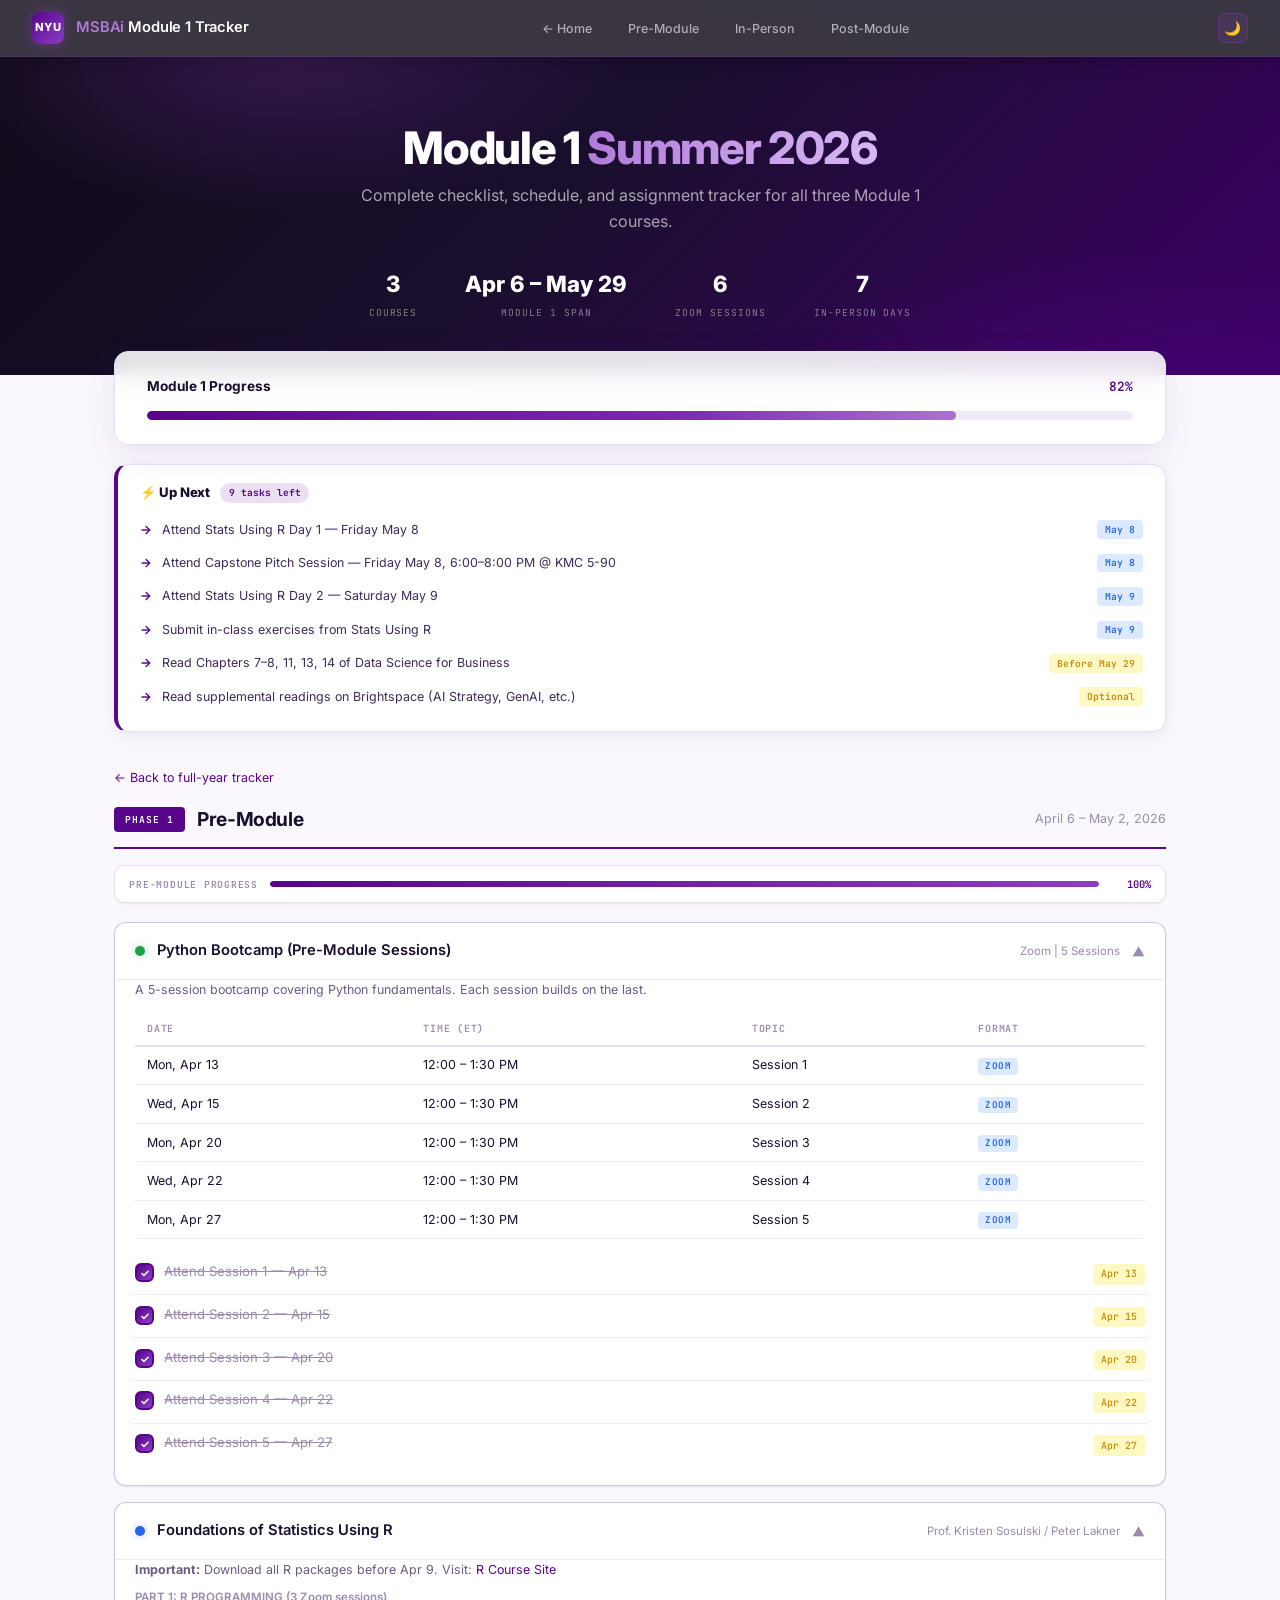
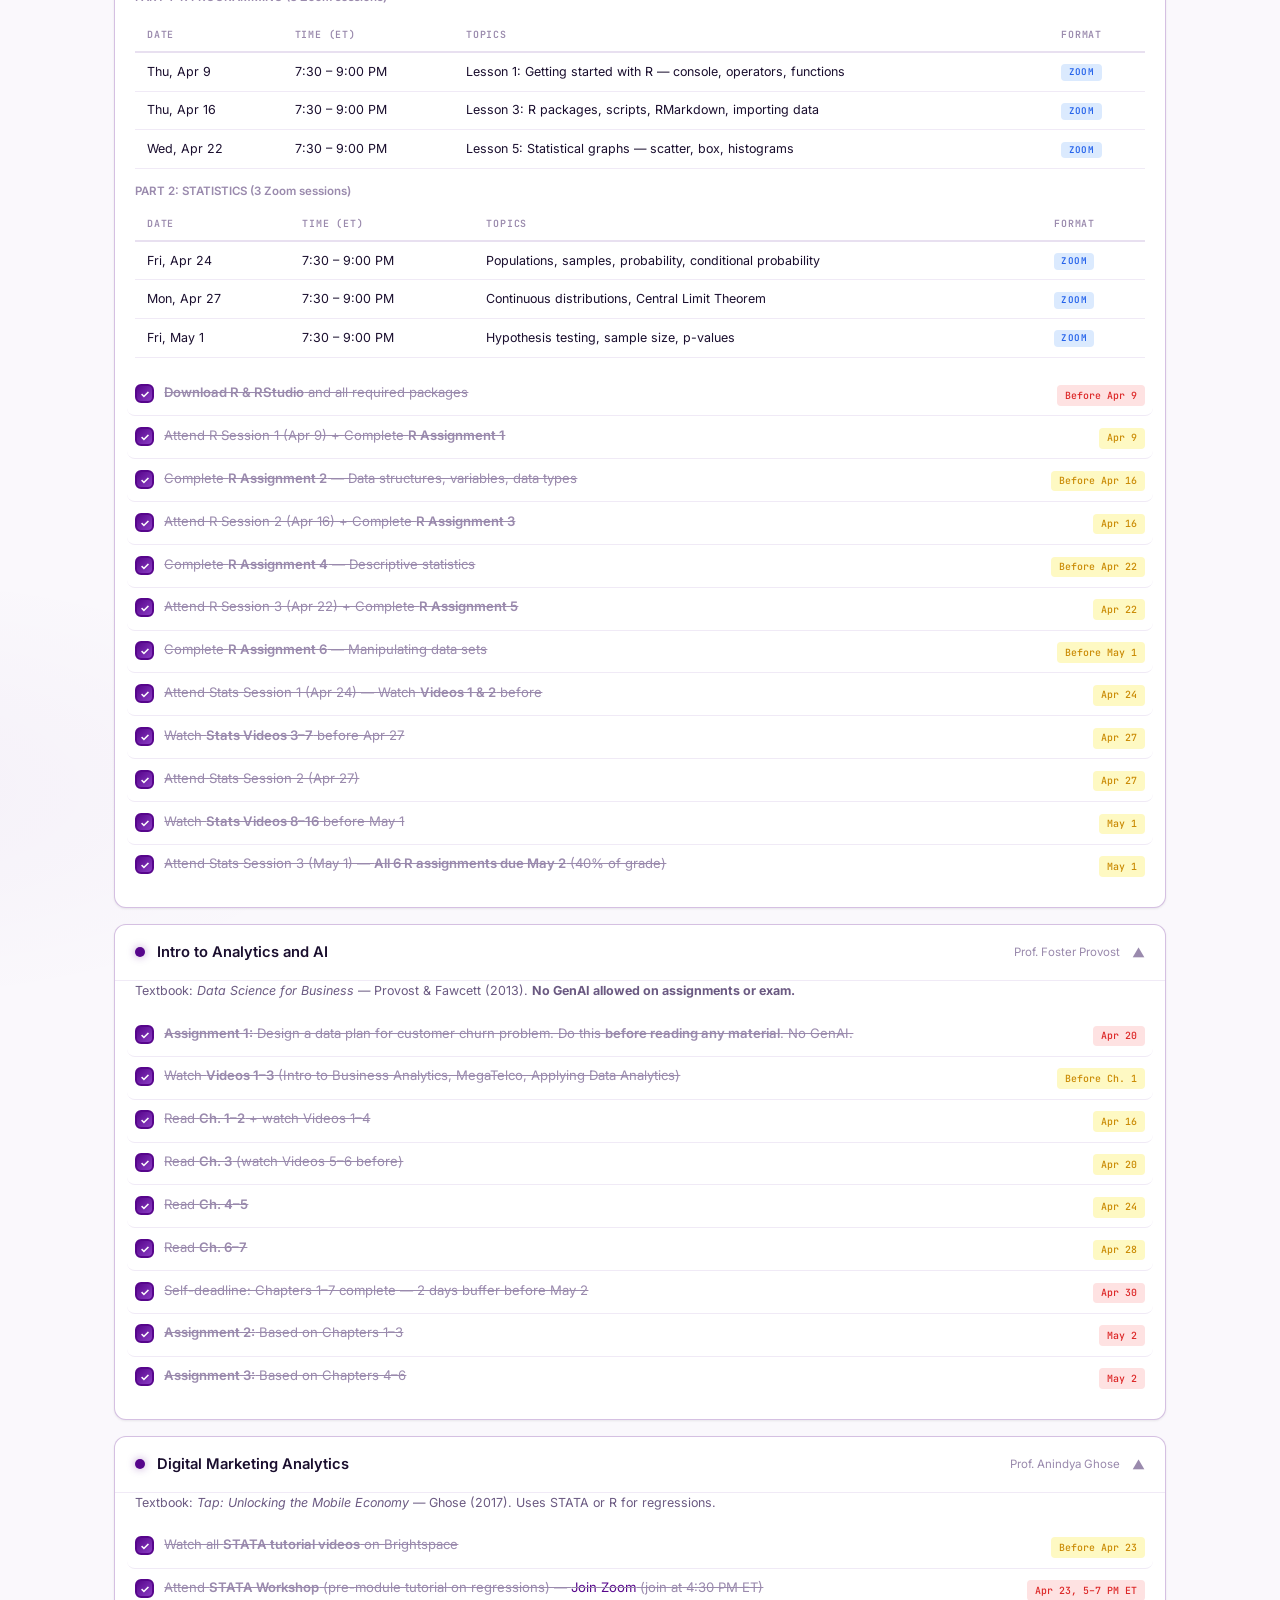
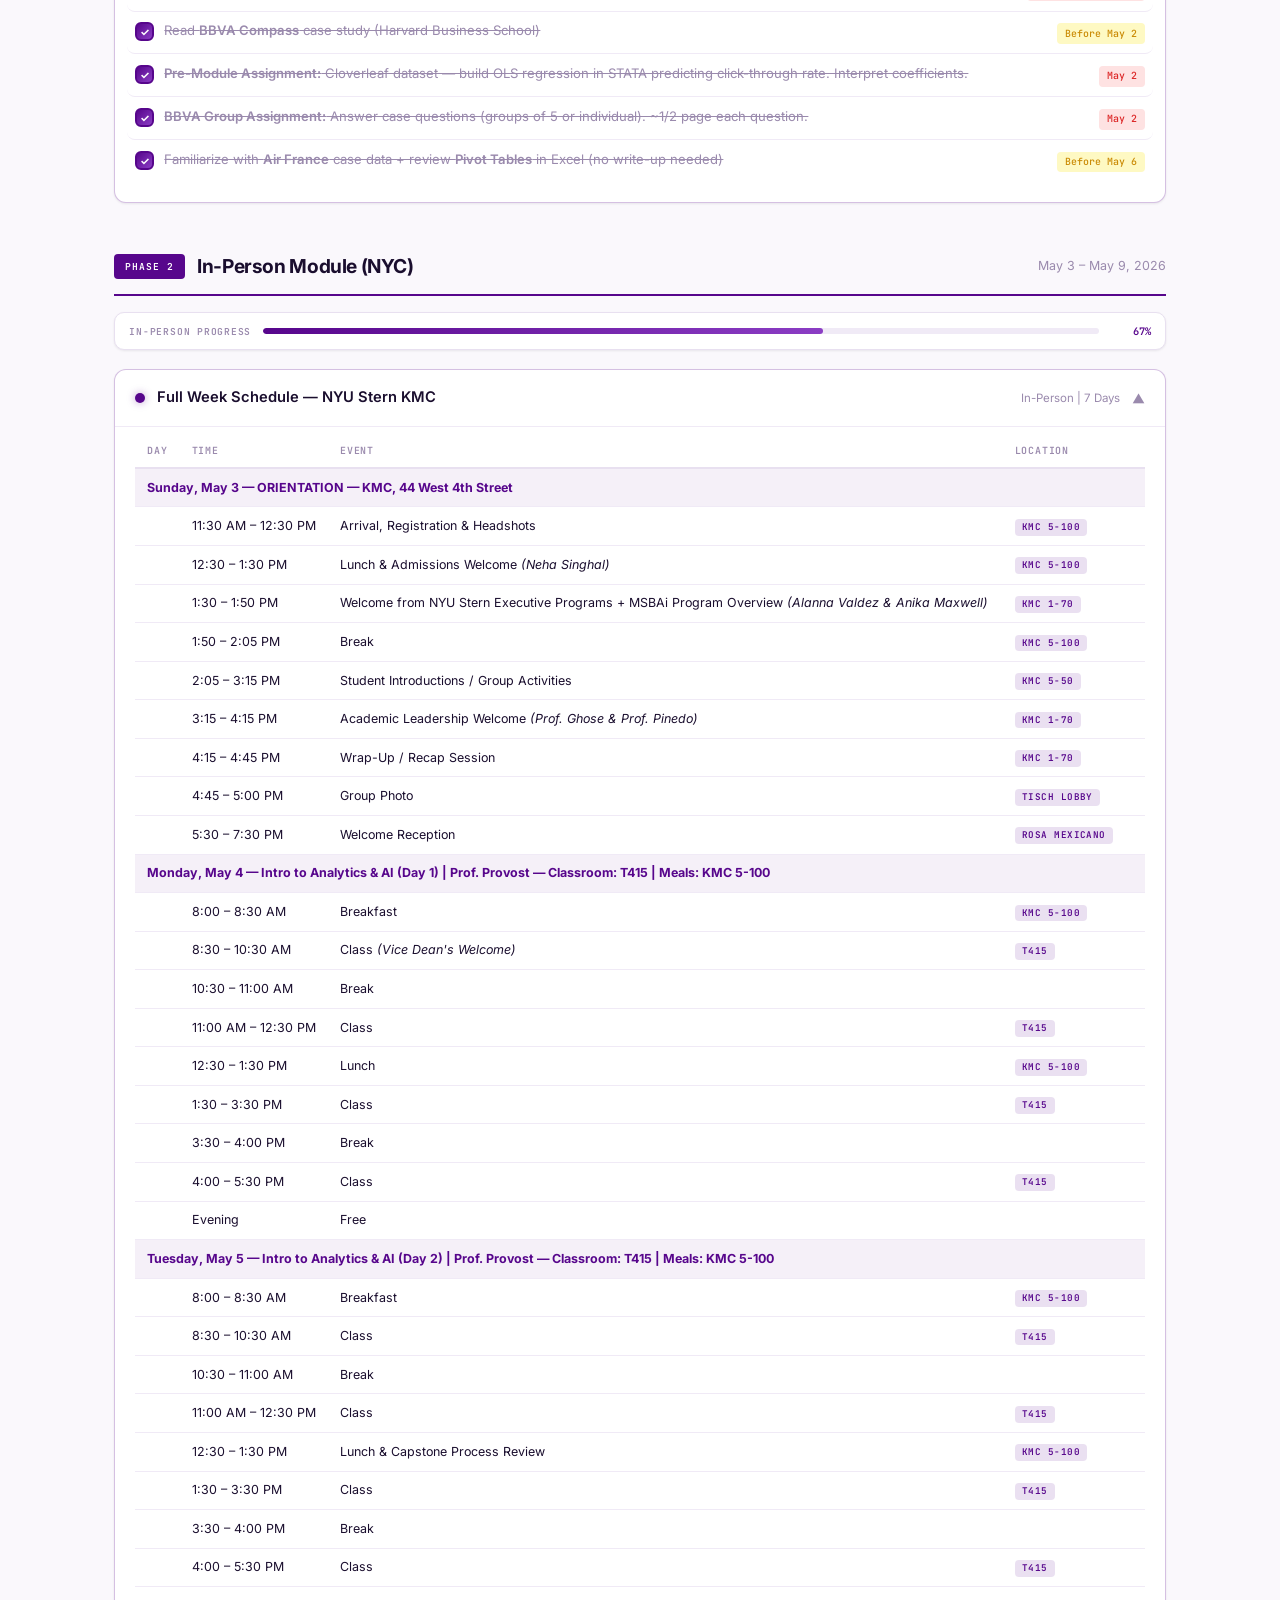
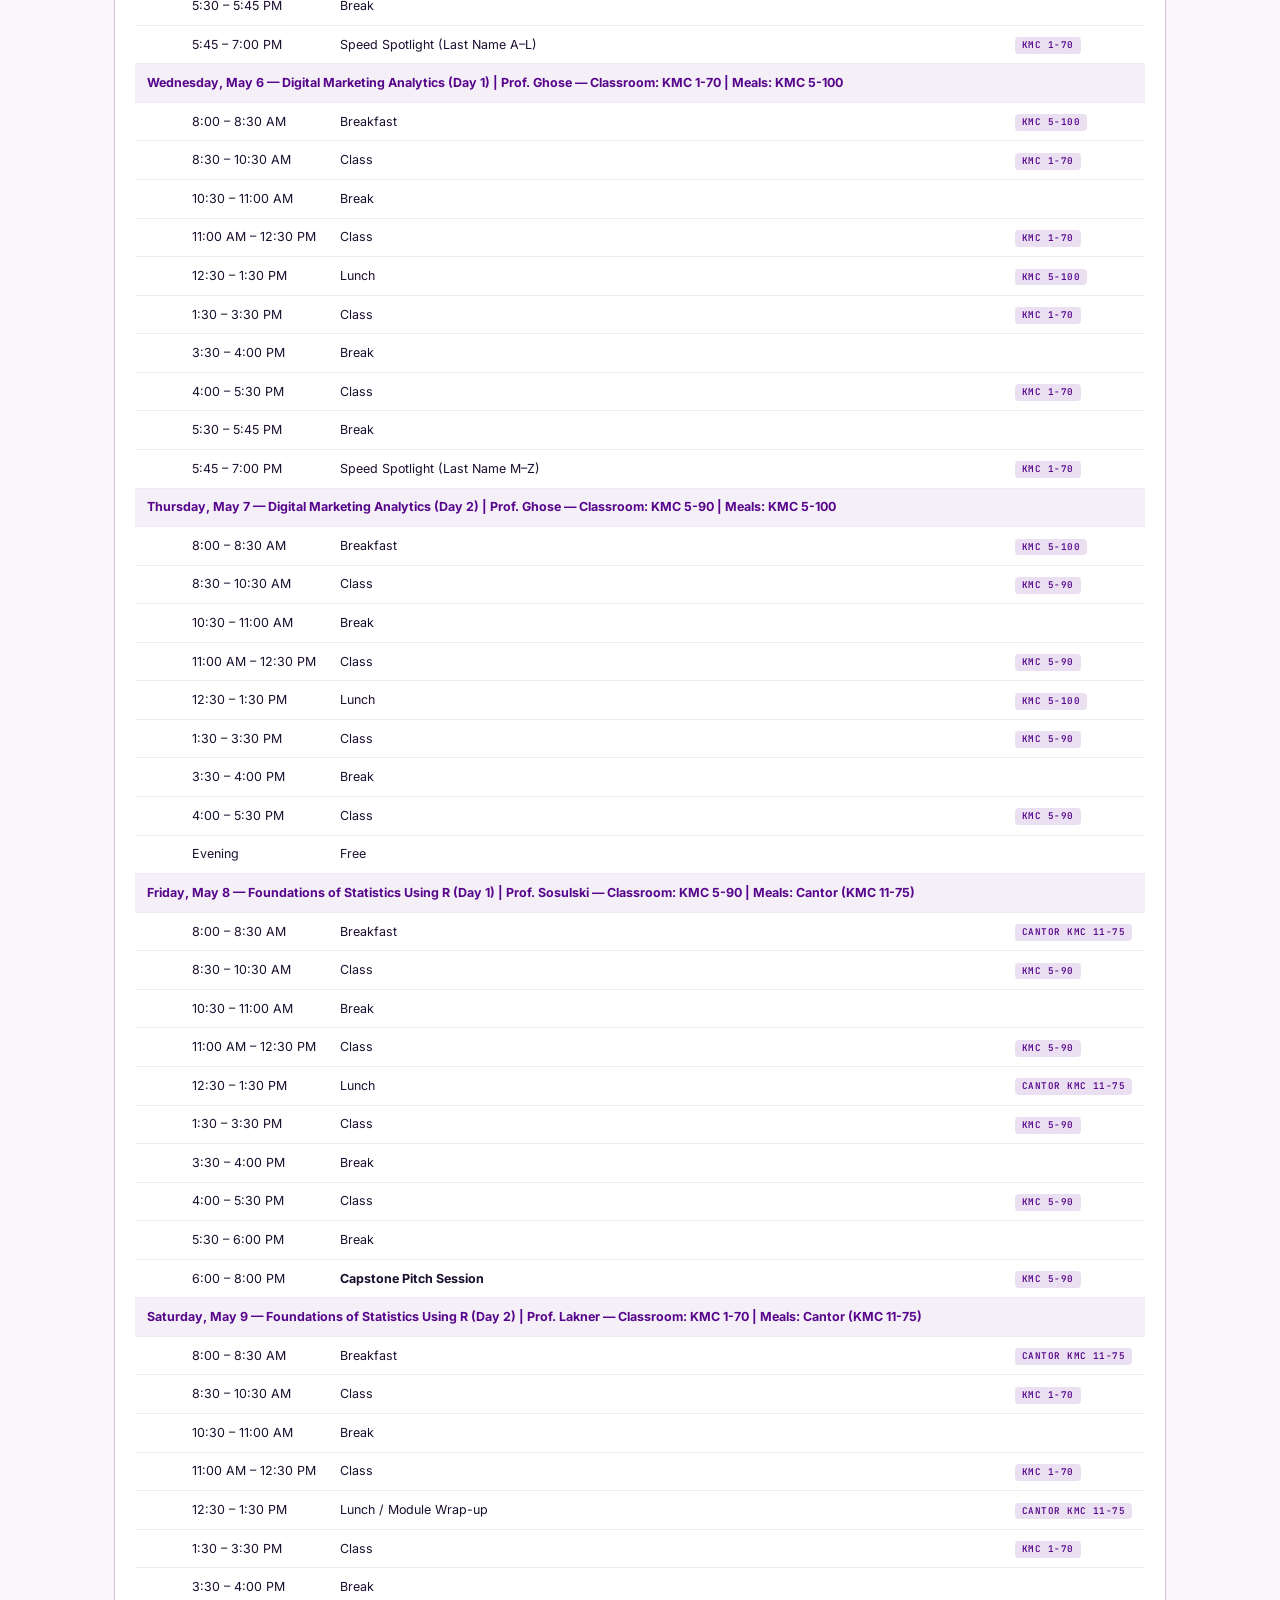
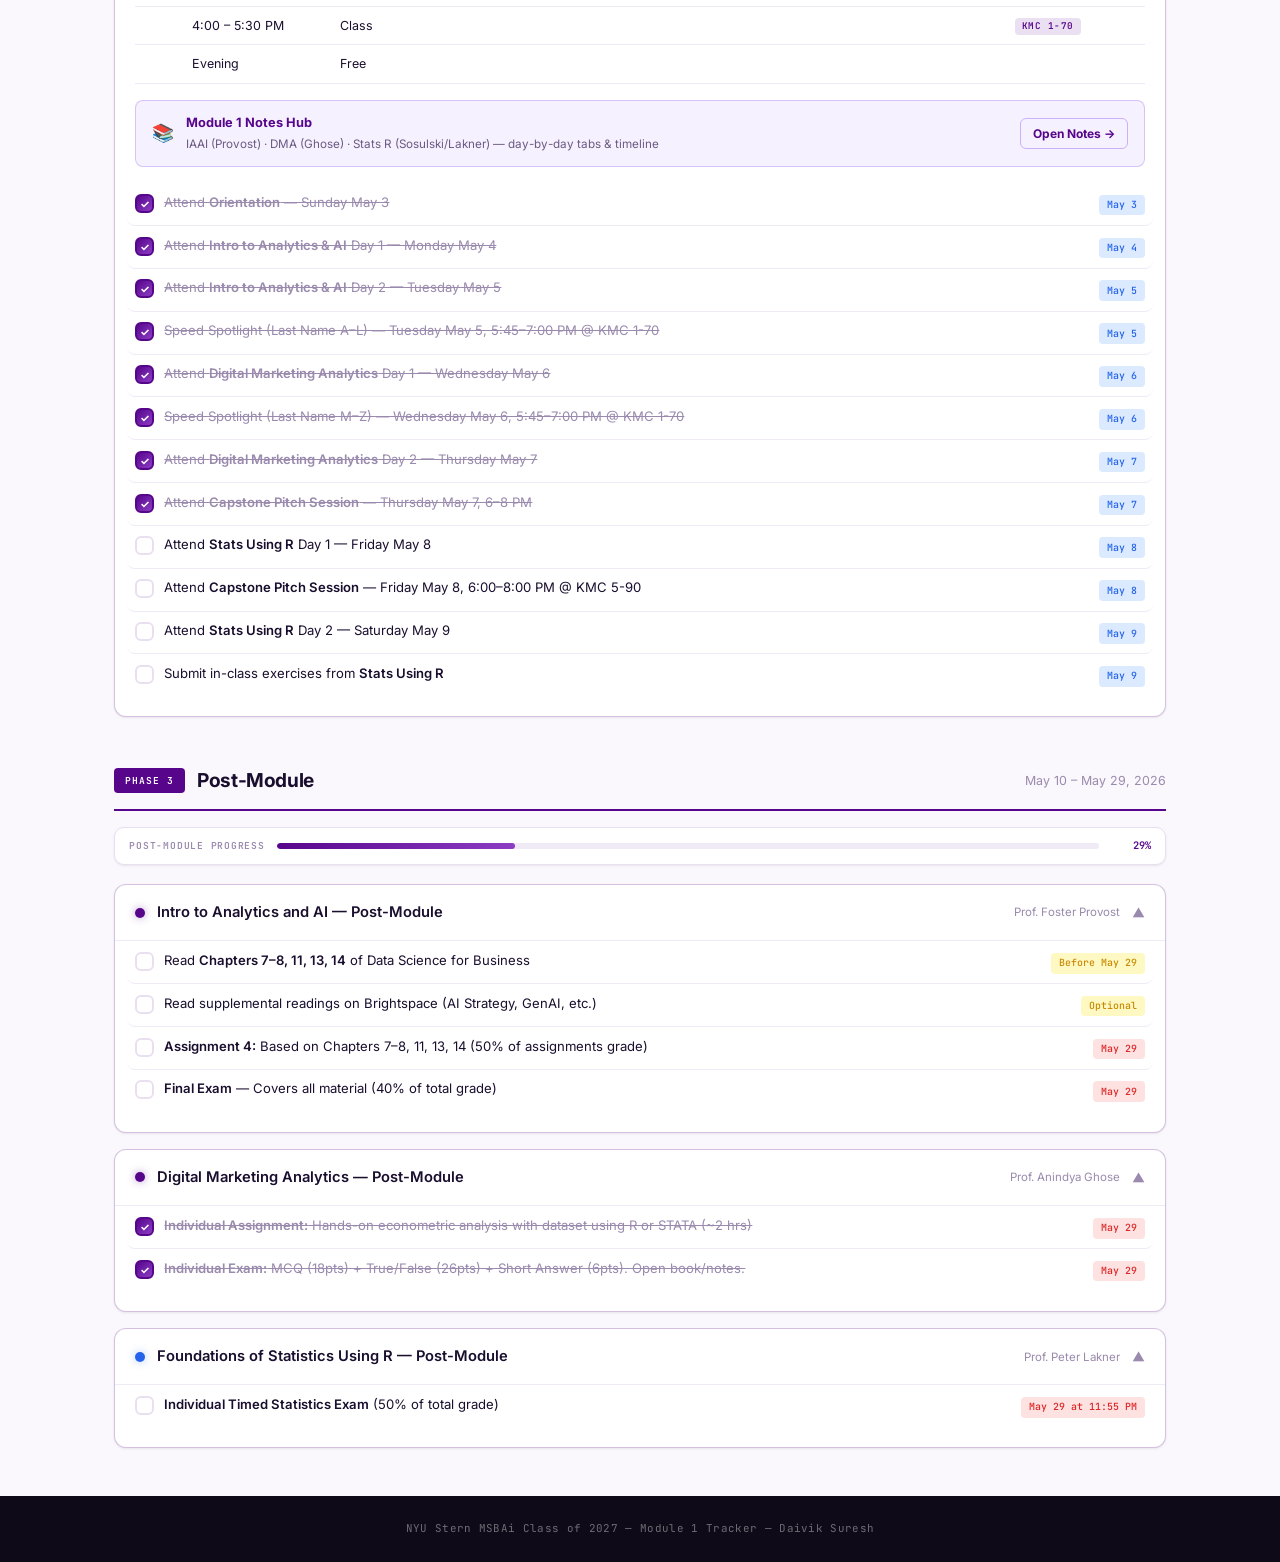
<file: module-1.html>
<!DOCTYPE html>
<html lang="en">
<head>
<meta name="robots" content="noindex">
<meta charset="UTF-8">
<meta name="viewport" content="width=device-width, initial-scale=1.0">
<title>Module 1 — MSBAi Tracker</title>
<link href="https://fonts.googleapis.com/css2?family=Inter:wght@300;400;500;600;700;800&family=JetBrains+Mono:wght@400;500&display=swap" rel="stylesheet">
<link rel="stylesheet" href="styles.css">
</head>
<body data-page="module-1">

<!-- NAV -->
<nav class="nav">
  <div class="nav-brand">
    <div class="nav-logo">NYU</div>
    <div class="nav-title"><span>MSBAi</span> Module 1 Tracker</div>
  </div>
  <ul class="nav-links">
    <li><a href="index.html">&larr; Home</a></li>
    <li><a href="#pre-module">Pre-Module</a></li>
    <li><a href="#in-person">In-Person</a></li>
    <li><a href="#post-module">Post-Module</a></li>
  </ul>
</nav>

<!-- HERO -->
<section class="hero">
  <h1>Module 1 <span>Summer 2026</span></h1>
  <p class="hero-sub">Complete checklist, schedule, and assignment tracker for all three Module 1 courses.</p>
  <div class="hero-stats">
    <div><div class="hero-stat-val">3</div><div class="hero-stat-label">Courses</div></div>
    <div><div class="hero-stat-val">Apr 6 &ndash; May 29</div><div class="hero-stat-label">Module 1 Span</div></div>
    <div><div class="hero-stat-val">6</div><div class="hero-stat-label">Zoom Sessions</div></div>
    <div><div class="hero-stat-val">7</div><div class="hero-stat-label">In-Person Days</div></div>
  </div>
</section>

<!-- PROGRESS -->
<div class="progress-section">
  <div class="progress-card">
    <div class="progress-header">
      <span class="progress-title">Module 1 Progress</span>
      <span class="progress-pct" id="progressPct">0%</span>
    </div>
    <div class="progress-bar-bg">
      <div class="progress-bar-fill" id="progressBar" style="width:0%"></div>
    </div>
  </div>
</div>

<div class="main">
<a href="index.html" class="back-link">&larr; Back to full-year tracker</a>

<!-- ═══════════ PRE-MODULE ═══════════ -->
<section class="phase" id="pre-module" data-section="pre-module">
  <div class="phase-header">
    <span class="phase-badge">Phase 1</span>
    <span class="phase-title">Pre-Module</span>
    <span class="phase-dates">April 6 &ndash; May 2, 2026</span>
  </div>
  <div class="phase-progress-row">
    <span class="phase-mini-label">Pre-Module Progress</span>
    <div class="phase-mini-bar-bg"><div class="phase-mini-bar-fill" style="width:0%"></div></div>
    <span class="phase-mini-pct">0%</span>
  </div>

  <!-- PYTHON BOOTCAMP -->
  <div class="course-block open">
    <div class="course-header" onclick="toggleCourse(this)">
      <div class="course-dot dot-green"></div>
      <div class="course-name">Python Bootcamp (Pre-Module Sessions)</div>
      <div class="course-prof">Zoom | 5 Sessions</div>
      <div class="course-toggle">&#9660;</div>
    </div>
    <div class="course-body">
      <p style="font-size:0.78rem;color:var(--text-2);margin-bottom:0.8rem;">A 5-session bootcamp covering Python fundamentals. Each session builds on the last.</p>
      <table class="schedule-table">
        <thead><tr><th>Date</th><th>Time (ET)</th><th>Topic</th><th>Format</th></tr></thead>
        <tbody>
          <tr><td>Mon, Apr 13</td><td>12:00 &ndash; 1:30 PM</td><td>Session 1</td><td><span class="badge-zoom">Zoom</span></td></tr>
          <tr><td>Wed, Apr 15</td><td>12:00 &ndash; 1:30 PM</td><td>Session 2</td><td><span class="badge-zoom">Zoom</span></td></tr>
          <tr><td>Mon, Apr 20</td><td>12:00 &ndash; 1:30 PM</td><td>Session 3</td><td><span class="badge-zoom">Zoom</span></td></tr>
          <tr><td>Wed, Apr 22</td><td>12:00 &ndash; 1:30 PM</td><td>Session 4</td><td><span class="badge-zoom">Zoom</span></td></tr>
          <tr><td>Mon, Apr 27</td><td>12:00 &ndash; 1:30 PM</td><td>Session 5</td><td><span class="badge-zoom">Zoom</span></td></tr>
        </tbody>
      </table>
      <ul class="task-list" style="margin-top:0.8rem;">
        <li class="task-item done"><div class="task-check checked" onclick="toggleCheck(this)"></div><div class="task-text">Attend Session 1 &mdash; Apr 13</div><span class="task-due due-upcoming">Apr 13</span></li>
        <li class="task-item done"><div class="task-check checked" onclick="toggleCheck(this)"></div><div class="task-text">Attend Session 2 &mdash; Apr 15</div><span class="task-due due-upcoming">Apr 15</span></li>
        <li class="task-item done"><div class="task-check checked" onclick="toggleCheck(this)"></div><div class="task-text">Attend Session 3 &mdash; Apr 20</div><span class="task-due due-upcoming">Apr 20</span></li>
        <li class="task-item done"><div class="task-check checked" onclick="toggleCheck(this)"></div><div class="task-text">Attend Session 4 &mdash; Apr 22</div><span class="task-due due-upcoming">Apr 22</span></li>
        <li class="task-item done"><div class="task-check checked" onclick="toggleCheck(this)"></div><div class="task-text">Attend Session 5 &mdash; Apr 27</div><span class="task-due due-upcoming">Apr 27</span></li>
      </ul>
    </div>
  </div>

  <!-- FOUNDATIONS OF STATS USING R -->
  <div class="course-block open">
    <div class="course-header" onclick="toggleCourse(this)">
      <div class="course-dot dot-blue"></div>
      <div class="course-name">Foundations of Statistics Using R</div>
      <div class="course-prof">Prof. Kristen Sosulski / Peter Lakner</div>
      <div class="course-toggle">&#9660;</div>
    </div>
    <div class="course-body">
      <p style="font-size:0.78rem;color:var(--text-2);margin-bottom:0.5rem;"><strong>Important:</strong> Download all R packages before Apr 9. Visit: <a href="http://rcoding.becomingvisual.com/getting-started-withr.html#assignment-1a" target="_blank">R Course Site</a></p>

      <p style="font-size:0.72rem;color:var(--text-3);margin-bottom:0.8rem;font-weight:600;">PART 1: R PROGRAMMING (3 Zoom sessions)</p>
      <table class="schedule-table">
        <thead><tr><th>Date</th><th>Time (ET)</th><th>Topics</th><th>Format</th></tr></thead>
        <tbody>
          <tr><td>Thu, Apr 9</td><td>7:30 &ndash; 9:00 PM</td><td>Lesson 1: Getting started with R &mdash; console, operators, functions</td><td><span class="badge-zoom">Zoom</span></td></tr>
          <tr><td>Thu, Apr 16</td><td>7:30 &ndash; 9:00 PM</td><td>Lesson 3: R packages, scripts, RMarkdown, importing data</td><td><span class="badge-zoom">Zoom</span></td></tr>
          <tr><td>Wed, Apr 22</td><td>7:30 &ndash; 9:00 PM</td><td>Lesson 5: Statistical graphs &mdash; scatter, box, histograms</td><td><span class="badge-zoom">Zoom</span></td></tr>
        </tbody>
      </table>

      <p style="font-size:0.72rem;color:var(--text-3);margin:0.8rem 0 0.5rem;font-weight:600;">PART 2: STATISTICS (3 Zoom sessions)</p>
      <table class="schedule-table">
        <thead><tr><th>Date</th><th>Time (ET)</th><th>Topics</th><th>Format</th></tr></thead>
        <tbody>
          <tr><td>Fri, Apr 24</td><td>7:30 &ndash; 9:00 PM</td><td>Populations, samples, probability, conditional probability</td><td><span class="badge-zoom">Zoom</span></td></tr>
          <tr><td>Mon, Apr 27</td><td>7:30 &ndash; 9:00 PM</td><td>Continuous distributions, Central Limit Theorem</td><td><span class="badge-zoom">Zoom</span></td></tr>
          <tr><td>Fri, May 1</td><td>7:30 &ndash; 9:00 PM</td><td>Hypothesis testing, sample size, p-values</td><td><span class="badge-zoom">Zoom</span></td></tr>
        </tbody>
      </table>

      <ul class="task-list" style="margin-top:1rem;">
        <li class="task-item done"><div class="task-check checked" onclick="toggleCheck(this)"></div><div class="task-text"><strong>Download R &amp; RStudio</strong> and all required packages</div><span class="task-due due-soon">Before Apr 9</span></li>
        <li class="task-item done"><div class="task-check checked" onclick="toggleCheck(this)"></div><div class="task-text">Attend R Session 1 (Apr 9) + Complete <strong>R Assignment 1</strong></div><span class="task-due due-upcoming">Apr 9</span></li>
        <li class="task-item done"><div class="task-check checked" onclick="toggleCheck(this)"></div><div class="task-text">Complete <strong>R Assignment 2</strong> &mdash; Data structures, variables, data types</div><span class="task-due due-upcoming">Before Apr 16</span></li>
        <li class="task-item done"><div class="task-check checked" onclick="toggleCheck(this)"></div><div class="task-text">Attend R Session 2 (Apr 16) + Complete <strong>R Assignment 3</strong></div><span class="task-due due-upcoming">Apr 16</span></li>
        <li class="task-item done"><div class="task-check checked" onclick="toggleCheck(this)"></div><div class="task-text">Complete <strong>R Assignment 4</strong> &mdash; Descriptive statistics</div><span class="task-due due-upcoming">Before Apr 22</span></li>
        <li class="task-item done"><div class="task-check checked" onclick="toggleCheck(this)"></div><div class="task-text">Attend R Session 3 (Apr 22) + Complete <strong>R Assignment 5</strong></div><span class="task-due due-upcoming">Apr 22</span></li>
        <li class="task-item done"><div class="task-check checked" onclick="toggleCheck(this)"></div><div class="task-text">Complete <strong>R Assignment 6</strong> &mdash; Manipulating data sets</div><span class="task-due due-upcoming">Before May 1</span></li>
        <li class="task-item done"><div class="task-check checked" onclick="toggleCheck(this)"></div><div class="task-text">Attend Stats Session 1 (Apr 24) &mdash; Watch <strong>Videos 1 &amp; 2</strong> before</div><span class="task-due due-upcoming">Apr 24</span></li>
        <li class="task-item done"><div class="task-check checked" onclick="toggleCheck(this)"></div><div class="task-text">Watch <strong>Stats Videos 3&ndash;7</strong> before Apr 27</div><span class="task-due due-upcoming">Apr 27</span></li>
        <li class="task-item done"><div class="task-check checked" onclick="toggleCheck(this)"></div><div class="task-text">Attend Stats Session 2 (Apr 27)</div><span class="task-due due-upcoming">Apr 27</span></li>
        <li class="task-item done"><div class="task-check checked" onclick="toggleCheck(this)"></div><div class="task-text">Watch <strong>Stats Videos 8&ndash;16</strong> before May 1</div><span class="task-due due-upcoming">May 1</span></li>
        <li class="task-item done"><div class="task-check checked" onclick="toggleCheck(this)"></div><div class="task-text">Attend Stats Session 3 (May 1) &mdash; <strong>All 6 R assignments due May 2</strong> (40% of grade)</div><span class="task-due due-upcoming">May 1</span></li>
      </ul>
    </div>
  </div>

  <!-- INTRO TO ANALYTICS & AI -->
  <div class="course-block open">
    <div class="course-header" onclick="toggleCourse(this)">
      <div class="course-dot dot-purple"></div>
      <div class="course-name">Intro to Analytics and AI</div>
      <div class="course-prof">Prof. Foster Provost</div>
      <div class="course-toggle">&#9660;</div>
    </div>
    <div class="course-body">
      <p style="font-size:0.78rem;color:var(--text-2);margin-bottom:0.8rem;">Textbook: <em>Data Science for Business</em> &mdash; Provost &amp; Fawcett (2013). <strong>No GenAI allowed on assignments or exam.</strong></p>
      <ul class="task-list">
        <li class="task-item done"><div class="task-check checked" onclick="toggleCheck(this)"></div><div class="task-text"><strong>Assignment 1:</strong> Design a data plan for customer churn problem. Do this <strong>before reading any material</strong>. No GenAI.</div><span class="task-due due-soon">Apr 20</span></li>
        <li class="task-item done"><div class="task-check checked" onclick="toggleCheck(this)"></div><div class="task-text">Watch <strong>Videos 1&ndash;3</strong> (Intro to Business Analytics, MegaTelco, Applying Data Analytics)</div><span class="task-due due-upcoming">Before Ch. 1</span></li>
        <li class="task-item done"><div class="task-check checked" onclick="toggleCheck(this)"></div><div class="task-text">Read <strong>Ch. 1&ndash;2</strong> + watch Videos 1&ndash;4</div><span class="task-due due-upcoming">Apr 16</span></li>
        <li class="task-item done"><div class="task-check checked" onclick="toggleCheck(this)"></div><div class="task-text">Read <strong>Ch. 3</strong> (watch Videos 5&ndash;6 before)</div><span class="task-due due-upcoming">Apr 20</span></li>
        <li class="task-item done"><div class="task-check checked" onclick="toggleCheck(this)"></div><div class="task-text">Read <strong>Ch. 4&ndash;5</strong></div><span class="task-due due-upcoming">Apr 24</span></li>
        <li class="task-item done"><div class="task-check checked" onclick="toggleCheck(this)"></div><div class="task-text">Read <strong>Ch. 6&ndash;7</strong></div><span class="task-due due-upcoming">Apr 28</span></li>
        <li class="task-item done"><div class="task-check checked" onclick="toggleCheck(this)"></div><div class="task-text">Self-deadline: Chapters 1&ndash;7 complete &mdash; 2 days buffer before May 2</div><span class="task-due due-soon">Apr 30</span></li>
        <li class="task-item done"><div class="task-check checked" onclick="toggleCheck(this)"></div><div class="task-text"><strong>Assignment 2:</strong> Based on Chapters 1&ndash;3</div><span class="task-due due-soon">May 2</span></li>
        <li class="task-item done"><div class="task-check checked" onclick="toggleCheck(this)"></div><div class="task-text"><strong>Assignment 3:</strong> Based on Chapters 4&ndash;6</div><span class="task-due due-soon">May 2</span></li>
      </ul>
    </div>
  </div>

  <!-- DIGITAL MARKETING ANALYTICS -->
  <div class="course-block open">
    <div class="course-header" onclick="toggleCourse(this)">
      <div class="course-dot dot-purple"></div>
      <div class="course-name">Digital Marketing Analytics</div>
      <div class="course-prof">Prof. Anindya Ghose</div>
      <div class="course-toggle">&#9660;</div>
    </div>
    <div class="course-body">
      <p style="font-size:0.78rem;color:var(--text-2);margin-bottom:0.8rem;">Textbook: <em>Tap: Unlocking the Mobile Economy</em> &mdash; Ghose (2017). Uses STATA or R for regressions.</p>
      <ul class="task-list">
        <li class="task-item done"><div class="task-check checked" onclick="toggleCheck(this)"></div><div class="task-text">Watch all <strong>STATA tutorial videos</strong> on Brightspace</div><span class="task-due due-upcoming">Before Apr 23</span></li>
        <li class="task-item done"><div class="task-check checked" onclick="toggleCheck(this)"></div><div class="task-text">Attend <strong>STATA Workshop</strong> (pre-module tutorial on regressions) &mdash; <a href="https://nyu.zoom.us/j/95628822451" target="_blank">Join Zoom</a> (join at 4:30 PM ET)</div><span class="task-due due-soon">Apr 23, 5&ndash;7 PM ET</span></li>
        <li class="task-item done"><div class="task-check checked" onclick="toggleCheck(this)"></div><div class="task-text">Read <strong>BBVA Compass</strong> case study (Harvard Business School)</div><span class="task-due due-upcoming">Before May 2</span></li>
        <li class="task-item done"><div class="task-check checked" onclick="toggleCheck(this)"></div><div class="task-text"><strong>Pre-Module Assignment:</strong> Cloverleaf dataset &mdash; build OLS regression in STATA predicting click-through rate. Interpret coefficients.</div><span class="task-due due-soon">May 2</span></li>
        <li class="task-item done"><div class="task-check checked" onclick="toggleCheck(this)"></div><div class="task-text"><strong>BBVA Group Assignment:</strong> Answer case questions (groups of 5 or individual). ~1/2 page each question.</div><span class="task-due due-soon">May 2</span></li>
        <li class="task-item done"><div class="task-check checked" onclick="toggleCheck(this)"></div><div class="task-text">Familiarize with <strong>Air France</strong> case data + review <strong>Pivot Tables</strong> in Excel (no write-up needed)</div><span class="task-due due-upcoming">Before May 6</span></li>
      </ul>
    </div>
  </div>
</section>

<!-- ═══════════ IN-PERSON MODULE ═══════════ -->
<section class="phase" id="in-person" data-section="in-person">
  <div class="phase-header">
    <span class="phase-badge">Phase 2</span>
    <span class="phase-title">In-Person Module (NYC)</span>
    <span class="phase-dates">May 3 &ndash; May 9, 2026</span>
  </div>
  <div class="phase-progress-row">
    <span class="phase-mini-label">In-Person Progress</span>
    <div class="phase-mini-bar-bg"><div class="phase-mini-bar-fill" style="width:0%"></div></div>
    <span class="phase-mini-pct">0%</span>
  </div>

  <div class="course-block open">
    <div class="course-header" onclick="toggleCourse(this)">
      <div class="course-dot dot-purple"></div>
      <div class="course-name">Full Week Schedule &mdash; NYU Stern KMC</div>
      <div class="course-prof">In-Person | 7 Days</div>
      <div class="course-toggle">&#9660;</div>
    </div>
    <div class="course-body">
      <table class="schedule-table">
        <thead><tr><th>Day</th><th>Time</th><th>Event</th><th>Location</th></tr></thead>
        <tbody>
          <!-- SUNDAY MAY 3 — ORIENTATION -->
          <tr style="background:var(--stern-purple-glow2)"><td colspan="4" style="font-weight:700;color:var(--stern-purple);">Sunday, May 3 &mdash; ORIENTATION &mdash; KMC, 44 West 4th Street</td></tr>
          <tr><td></td><td>11:30 AM &ndash; 12:30 PM</td><td>Arrival, Registration &amp; Headshots</td><td><span class="badge-inperson">KMC 5-100</span></td></tr>
          <tr><td></td><td>12:30 &ndash; 1:30 PM</td><td>Lunch &amp; Admissions Welcome <em>(Neha Singhal)</em></td><td><span class="badge-inperson">KMC 5-100</span></td></tr>
          <tr><td></td><td>1:30 &ndash; 1:50 PM</td><td>Welcome from NYU Stern Executive Programs + MSBAi Program Overview <em>(Alanna Valdez &amp; Anika Maxwell)</em></td><td><span class="badge-inperson">KMC 1-70</span></td></tr>
          <tr><td></td><td>1:50 &ndash; 2:05 PM</td><td>Break</td><td><span class="badge-inperson">KMC 5-100</span></td></tr>
          <tr><td></td><td>2:05 &ndash; 3:15 PM</td><td>Student Introductions / Group Activities</td><td><span class="badge-inperson">KMC 5-50</span></td></tr>
          <tr><td></td><td>3:15 &ndash; 4:15 PM</td><td>Academic Leadership Welcome <em>(Prof. Ghose &amp; Prof. Pinedo)</em></td><td><span class="badge-inperson">KMC 1-70</span></td></tr>
          <tr><td></td><td>4:15 &ndash; 4:45 PM</td><td>Wrap-Up / Recap Session</td><td><span class="badge-inperson">KMC 1-70</span></td></tr>
          <tr><td></td><td>4:45 &ndash; 5:00 PM</td><td>Group Photo</td><td><span class="badge-inperson">Tisch Lobby</span></td></tr>
          <tr><td></td><td>5:30 &ndash; 7:30 PM</td><td>Welcome Reception</td><td><span class="badge-inperson">Rosa Mexicano</span></td></tr>

          <!-- MONDAY MAY 4 -->
          <tr style="background:var(--stern-purple-glow2)"><td colspan="4" style="font-weight:700;color:var(--stern-purple);">Monday, May 4 &mdash; Intro to Analytics &amp; AI (Day 1) | Prof. Provost &mdash; Classroom: T415 | Meals: KMC 5-100</td></tr>
          <tr><td></td><td>8:00 &ndash; 8:30 AM</td><td>Breakfast</td><td><span class="badge-inperson">KMC 5-100</span></td></tr>
          <tr><td></td><td>8:30 &ndash; 10:30 AM</td><td>Class <em>(Vice Dean's Welcome)</em></td><td><span class="badge-inperson">T415</span></td></tr>
          <tr><td></td><td>10:30 &ndash; 11:00 AM</td><td>Break</td><td></td></tr>
          <tr><td></td><td>11:00 AM &ndash; 12:30 PM</td><td>Class</td><td><span class="badge-inperson">T415</span></td></tr>
          <tr><td></td><td>12:30 &ndash; 1:30 PM</td><td>Lunch</td><td><span class="badge-inperson">KMC 5-100</span></td></tr>
          <tr><td></td><td>1:30 &ndash; 3:30 PM</td><td>Class</td><td><span class="badge-inperson">T415</span></td></tr>
          <tr><td></td><td>3:30 &ndash; 4:00 PM</td><td>Break</td><td></td></tr>
          <tr><td></td><td>4:00 &ndash; 5:30 PM</td><td>Class</td><td><span class="badge-inperson">T415</span></td></tr>
          <tr><td></td><td>Evening</td><td>Free</td><td></td></tr>

          <!-- TUESDAY MAY 5 -->
          <tr style="background:var(--stern-purple-glow2)"><td colspan="4" style="font-weight:700;color:var(--stern-purple);">Tuesday, May 5 &mdash; Intro to Analytics &amp; AI (Day 2) | Prof. Provost &mdash; Classroom: T415 | Meals: KMC 5-100</td></tr>
          <tr><td></td><td>8:00 &ndash; 8:30 AM</td><td>Breakfast</td><td><span class="badge-inperson">KMC 5-100</span></td></tr>
          <tr><td></td><td>8:30 &ndash; 10:30 AM</td><td>Class</td><td><span class="badge-inperson">T415</span></td></tr>
          <tr><td></td><td>10:30 &ndash; 11:00 AM</td><td>Break</td><td></td></tr>
          <tr><td></td><td>11:00 AM &ndash; 12:30 PM</td><td>Class</td><td><span class="badge-inperson">T415</span></td></tr>
          <tr><td></td><td>12:30 &ndash; 1:30 PM</td><td>Lunch &amp; Capstone Process Review</td><td><span class="badge-inperson">KMC 5-100</span></td></tr>
          <tr><td></td><td>1:30 &ndash; 3:30 PM</td><td>Class</td><td><span class="badge-inperson">T415</span></td></tr>
          <tr><td></td><td>3:30 &ndash; 4:00 PM</td><td>Break</td><td></td></tr>
          <tr><td></td><td>4:00 &ndash; 5:30 PM</td><td>Class</td><td><span class="badge-inperson">T415</span></td></tr>
          <tr><td></td><td>5:30 &ndash; 5:45 PM</td><td>Break</td><td></td></tr>
          <tr><td></td><td>5:45 &ndash; 7:00 PM</td><td>Speed Spotlight (Last Name A&ndash;L)</td><td><span class="badge-inperson">KMC 1-70</span></td></tr>

          <!-- WEDNESDAY MAY 6 -->
          <tr style="background:var(--stern-purple-glow2)"><td colspan="4" style="font-weight:700;color:var(--stern-purple);">Wednesday, May 6 &mdash; Digital Marketing Analytics (Day 1) | Prof. Ghose &mdash; Classroom: KMC 1-70 | Meals: KMC 5-100</td></tr>
          <tr><td></td><td>8:00 &ndash; 8:30 AM</td><td>Breakfast</td><td><span class="badge-inperson">KMC 5-100</span></td></tr>
          <tr><td></td><td>8:30 &ndash; 10:30 AM</td><td>Class</td><td><span class="badge-inperson">KMC 1-70</span></td></tr>
          <tr><td></td><td>10:30 &ndash; 11:00 AM</td><td>Break</td><td></td></tr>
          <tr><td></td><td>11:00 AM &ndash; 12:30 PM</td><td>Class</td><td><span class="badge-inperson">KMC 1-70</span></td></tr>
          <tr><td></td><td>12:30 &ndash; 1:30 PM</td><td>Lunch</td><td><span class="badge-inperson">KMC 5-100</span></td></tr>
          <tr><td></td><td>1:30 &ndash; 3:30 PM</td><td>Class</td><td><span class="badge-inperson">KMC 1-70</span></td></tr>
          <tr><td></td><td>3:30 &ndash; 4:00 PM</td><td>Break</td><td></td></tr>
          <tr><td></td><td>4:00 &ndash; 5:30 PM</td><td>Class</td><td><span class="badge-inperson">KMC 1-70</span></td></tr>
          <tr><td></td><td>5:30 &ndash; 5:45 PM</td><td>Break</td><td></td></tr>
          <tr><td></td><td>5:45 &ndash; 7:00 PM</td><td>Speed Spotlight (Last Name M&ndash;Z)</td><td><span class="badge-inperson">KMC 1-70</span></td></tr>

          <!-- THURSDAY MAY 7 -->
          <tr style="background:var(--stern-purple-glow2)"><td colspan="4" style="font-weight:700;color:var(--stern-purple);">Thursday, May 7 &mdash; Digital Marketing Analytics (Day 2) | Prof. Ghose &mdash; Classroom: KMC 5-90 | Meals: KMC 5-100</td></tr>
          <tr><td></td><td>8:00 &ndash; 8:30 AM</td><td>Breakfast</td><td><span class="badge-inperson">KMC 5-100</span></td></tr>
          <tr><td></td><td>8:30 &ndash; 10:30 AM</td><td>Class</td><td><span class="badge-inperson">KMC 5-90</span></td></tr>
          <tr><td></td><td>10:30 &ndash; 11:00 AM</td><td>Break</td><td></td></tr>
          <tr><td></td><td>11:00 AM &ndash; 12:30 PM</td><td>Class</td><td><span class="badge-inperson">KMC 5-90</span></td></tr>
          <tr><td></td><td>12:30 &ndash; 1:30 PM</td><td>Lunch</td><td><span class="badge-inperson">KMC 5-100</span></td></tr>
          <tr><td></td><td>1:30 &ndash; 3:30 PM</td><td>Class</td><td><span class="badge-inperson">KMC 5-90</span></td></tr>
          <tr><td></td><td>3:30 &ndash; 4:00 PM</td><td>Break</td><td></td></tr>
          <tr><td></td><td>4:00 &ndash; 5:30 PM</td><td>Class</td><td><span class="badge-inperson">KMC 5-90</span></td></tr>
          <tr><td></td><td>Evening</td><td>Free</td><td></td></tr>

          <!-- FRIDAY MAY 8 -->
          <tr style="background:var(--stern-purple-glow2)"><td colspan="4" style="font-weight:700;color:var(--stern-purple);">Friday, May 8 &mdash; Foundations of Statistics Using R (Day 1) | Prof. Sosulski &mdash; Classroom: KMC 5-90 | Meals: Cantor (KMC 11-75)</td></tr>
          <tr><td></td><td>8:00 &ndash; 8:30 AM</td><td>Breakfast</td><td><span class="badge-inperson">Cantor KMC 11-75</span></td></tr>
          <tr><td></td><td>8:30 &ndash; 10:30 AM</td><td>Class</td><td><span class="badge-inperson">KMC 5-90</span></td></tr>
          <tr><td></td><td>10:30 &ndash; 11:00 AM</td><td>Break</td><td></td></tr>
          <tr><td></td><td>11:00 AM &ndash; 12:30 PM</td><td>Class</td><td><span class="badge-inperson">KMC 5-90</span></td></tr>
          <tr><td></td><td>12:30 &ndash; 1:30 PM</td><td>Lunch</td><td><span class="badge-inperson">Cantor KMC 11-75</span></td></tr>
          <tr><td></td><td>1:30 &ndash; 3:30 PM</td><td>Class</td><td><span class="badge-inperson">KMC 5-90</span></td></tr>
          <tr><td></td><td>3:30 &ndash; 4:00 PM</td><td>Break</td><td></td></tr>
          <tr><td></td><td>4:00 &ndash; 5:30 PM</td><td>Class</td><td><span class="badge-inperson">KMC 5-90</span></td></tr>
          <tr><td></td><td>5:30 &ndash; 6:00 PM</td><td>Break</td><td></td></tr>
          <tr><td></td><td>6:00 &ndash; 8:00 PM</td><td><strong>Capstone Pitch Session</strong></td><td><span class="badge-inperson">KMC 5-90</span></td></tr>

          <!-- SATURDAY MAY 9 -->
          <tr style="background:var(--stern-purple-glow2)"><td colspan="4" style="font-weight:700;color:var(--stern-purple);">Saturday, May 9 &mdash; Foundations of Statistics Using R (Day 2) | Prof. Lakner &mdash; Classroom: KMC 1-70 | Meals: Cantor (KMC 11-75)</td></tr>
          <tr><td></td><td>8:00 &ndash; 8:30 AM</td><td>Breakfast</td><td><span class="badge-inperson">Cantor KMC 11-75</span></td></tr>
          <tr><td></td><td>8:30 &ndash; 10:30 AM</td><td>Class</td><td><span class="badge-inperson">KMC 1-70</span></td></tr>
          <tr><td></td><td>10:30 &ndash; 11:00 AM</td><td>Break</td><td></td></tr>
          <tr><td></td><td>11:00 AM &ndash; 12:30 PM</td><td>Class</td><td><span class="badge-inperson">KMC 1-70</span></td></tr>
          <tr><td></td><td>12:30 &ndash; 1:30 PM</td><td>Lunch / Module Wrap-up</td><td><span class="badge-inperson">Cantor KMC 11-75</span></td></tr>
          <tr><td></td><td>1:30 &ndash; 3:30 PM</td><td>Class</td><td><span class="badge-inperson">KMC 1-70</span></td></tr>
          <tr><td></td><td>3:30 &ndash; 4:00 PM</td><td>Break</td><td></td></tr>
          <tr><td></td><td>4:00 &ndash; 5:30 PM</td><td>Class</td><td><span class="badge-inperson">KMC 1-70</span></td></tr>
          <tr><td></td><td>Evening</td><td>Free</td><td></td></tr>
        </tbody>
      </table>

      <div style="margin:1rem 0 0.5rem;padding:12px 16px;background:rgba(124,58,237,.07);border:1px solid rgba(124,58,237,.25);border-radius:8px;display:flex;align-items:center;gap:12px;">
        <span style="font-size:1.1rem;">📚</span>
        <div style="flex:1;">
          <div style="font-weight:700;font-size:0.8rem;color:var(--stern-purple);margin-bottom:2px;">Module 1 Notes Hub</div>
          <div style="font-size:0.73rem;color:var(--text-2);">IAAI (Provost) · DMA (Ghose) · Stats R (Sosulski/Lakner) — day-by-day tabs &amp; timeline</div>
        </div>
        <a href="https://daivikxsuresh.github.io/module1-stern-notes/" target="_blank" style="font-size:0.75rem;font-weight:700;color:var(--stern-purple);text-decoration:none;white-space:nowrap;padding:5px 12px;border:1px solid rgba(124,58,237,.35);border-radius:6px;">Open Notes →</a>
      </div>

      <ul class="task-list" style="margin-top:1rem;">
        <li class="task-item done"><div class="task-check checked" onclick="toggleCheck(this)"></div><div class="task-text">Attend <strong>Orientation</strong> &mdash; Sunday May 3</div><span class="task-due due-info">May 3</span></li>
        <li class="task-item done"><div class="task-check checked" onclick="toggleCheck(this)"></div><div class="task-text">Attend <strong>Intro to Analytics &amp; AI</strong> Day 1 &mdash; Monday May 4</div><span class="task-due due-info">May 4</span></li>
        <li class="task-item done"><div class="task-check checked" onclick="toggleCheck(this)"></div><div class="task-text">Attend <strong>Intro to Analytics &amp; AI</strong> Day 2 &mdash; Tuesday May 5</div><span class="task-due due-info">May 5</span></li>
        <li class="task-item done"><div class="task-check checked" onclick="toggleCheck(this)"></div><div class="task-text">Speed Spotlight (Last Name A&ndash;L) &mdash; Tuesday May 5, 5:45&ndash;7:00 PM @ KMC 1-70</div><span class="task-due due-info">May 5</span></li>
        <li class="task-item done"><div class="task-check checked" onclick="toggleCheck(this)"></div><div class="task-text">Attend <strong>Digital Marketing Analytics</strong> Day 1 &mdash; Wednesday May 6</div><span class="task-due due-info">May 6</span></li>
        <li class="task-item done"><div class="task-check checked" onclick="toggleCheck(this)"></div><div class="task-text">Speed Spotlight (Last Name M&ndash;Z) &mdash; Wednesday May 6, 5:45&ndash;7:00 PM @ KMC 1-70</div><span class="task-due due-info">May 6</span></li>
        <li class="task-item done"><div class="task-check checked" onclick="toggleCheck(this)"></div><div class="task-text">Attend <strong>Digital Marketing Analytics</strong> Day 2 &mdash; Thursday May 7</div><span class="task-due due-info">May 7</span></li>
        <li class="task-item done"><div class="task-check checked" onclick="toggleCheck(this)"></div><div class="task-text">Attend <strong>Capstone Pitch Session</strong> &mdash; Thursday May 7, 6&ndash;8 PM</div><span class="task-due due-info">May 7</span></li>
        <li class="task-item"><div class="task-check" onclick="toggleCheck(this)"></div><div class="task-text">Attend <strong>Stats Using R</strong> Day 1 &mdash; Friday May 8</div><span class="task-due due-info">May 8</span></li>
        <li class="task-item"><div class="task-check" onclick="toggleCheck(this)"></div><div class="task-text">Attend <strong>Capstone Pitch Session</strong> &mdash; Friday May 8, 6:00&ndash;8:00 PM @ KMC 5-90</div><span class="task-due due-info">May 8</span></li>
        <li class="task-item"><div class="task-check" onclick="toggleCheck(this)"></div><div class="task-text">Attend <strong>Stats Using R</strong> Day 2 &mdash; Saturday May 9</div><span class="task-due due-info">May 9</span></li>
        <li class="task-item"><div class="task-check" onclick="toggleCheck(this)"></div><div class="task-text">Submit in-class exercises from <strong>Stats Using R</strong></div><span class="task-due due-info">May 9</span></li>
      </ul>
    </div>
  </div>
</section>

<!-- ═══════════ POST-MODULE ═══════════ -->
<section class="phase" id="post-module" data-section="post-module">
  <div class="phase-header">
    <span class="phase-badge">Phase 3</span>
    <span class="phase-title">Post-Module</span>
    <span class="phase-dates">May 10 &ndash; May 29, 2026</span>
  </div>
  <div class="phase-progress-row">
    <span class="phase-mini-label">Post-Module Progress</span>
    <div class="phase-mini-bar-bg"><div class="phase-mini-bar-fill" style="width:0%"></div></div>
    <span class="phase-mini-pct">0%</span>
  </div>

  <div class="course-block open">
    <div class="course-header" onclick="toggleCourse(this)">
      <div class="course-dot dot-purple"></div>
      <div class="course-name">Intro to Analytics and AI &mdash; Post-Module</div>
      <div class="course-prof">Prof. Foster Provost</div>
      <div class="course-toggle">&#9660;</div>
    </div>
    <div class="course-body">
      <ul class="task-list">
        <li class="task-item"><div class="task-check" onclick="toggleCheck(this)"></div><div class="task-text">Read <strong>Chapters 7&ndash;8, 11, 13, 14</strong> of Data Science for Business</div><span class="task-due due-upcoming">Before May 29</span></li>
        <li class="task-item"><div class="task-check" onclick="toggleCheck(this)"></div><div class="task-text">Read supplemental readings on Brightspace (AI Strategy, GenAI, etc.)</div><span class="task-due due-upcoming">Optional</span></li>
        <li class="task-item"><div class="task-check" onclick="toggleCheck(this)"></div><div class="task-text"><strong>Assignment 4:</strong> Based on Chapters 7&ndash;8, 11, 13, 14 (50% of assignments grade)</div><span class="task-due due-soon">May 29</span></li>
        <li class="task-item"><div class="task-check" onclick="toggleCheck(this)"></div><div class="task-text"><strong>Final Exam</strong> &mdash; Covers all material (40% of total grade)</div><span class="task-due due-soon">May 29</span></li>
      </ul>
    </div>
  </div>

  <div class="course-block open">
    <div class="course-header" onclick="toggleCourse(this)">
      <div class="course-dot dot-purple"></div>
      <div class="course-name">Digital Marketing Analytics &mdash; Post-Module</div>
      <div class="course-prof">Prof. Anindya Ghose</div>
      <div class="course-toggle">&#9660;</div>
    </div>
    <div class="course-body">
      <ul class="task-list">
        <li class="task-item done"><div class="task-check checked" onclick="toggleCheck(this)"></div><div class="task-text"><strong>Individual Assignment:</strong> Hands-on econometric analysis with dataset using R or STATA (~2 hrs)</div><span class="task-due due-soon">May 29</span></li>
        <li class="task-item done"><div class="task-check checked" onclick="toggleCheck(this)"></div><div class="task-text"><strong>Individual Exam:</strong> MCQ (18pts) + True/False (26pts) + Short Answer (6pts). Open book/notes.</div><span class="task-due due-soon">May 29</span></li>
      </ul>
    </div>
  </div>

  <div class="course-block open">
    <div class="course-header" onclick="toggleCourse(this)">
      <div class="course-dot dot-blue"></div>
      <div class="course-name">Foundations of Statistics Using R &mdash; Post-Module</div>
      <div class="course-prof">Prof. Peter Lakner</div>
      <div class="course-toggle">&#9660;</div>
    </div>
    <div class="course-body">
      <ul class="task-list">
        <li class="task-item"><div class="task-check" onclick="toggleCheck(this)"></div><div class="task-text"><strong>Individual Timed Statistics Exam</strong> (50% of total grade)</div><span class="task-due due-soon">May 29 at 11:55 PM</span></li>
      </ul>
    </div>
  </div>
</section>

</div>

<footer class="footer">
  NYU Stern MSBAi Class of 2027 &mdash; Module 1 Tracker &mdash; Daivik Suresh
</footer>

<script src="script.js"></script>
</body>
</html>
</file>
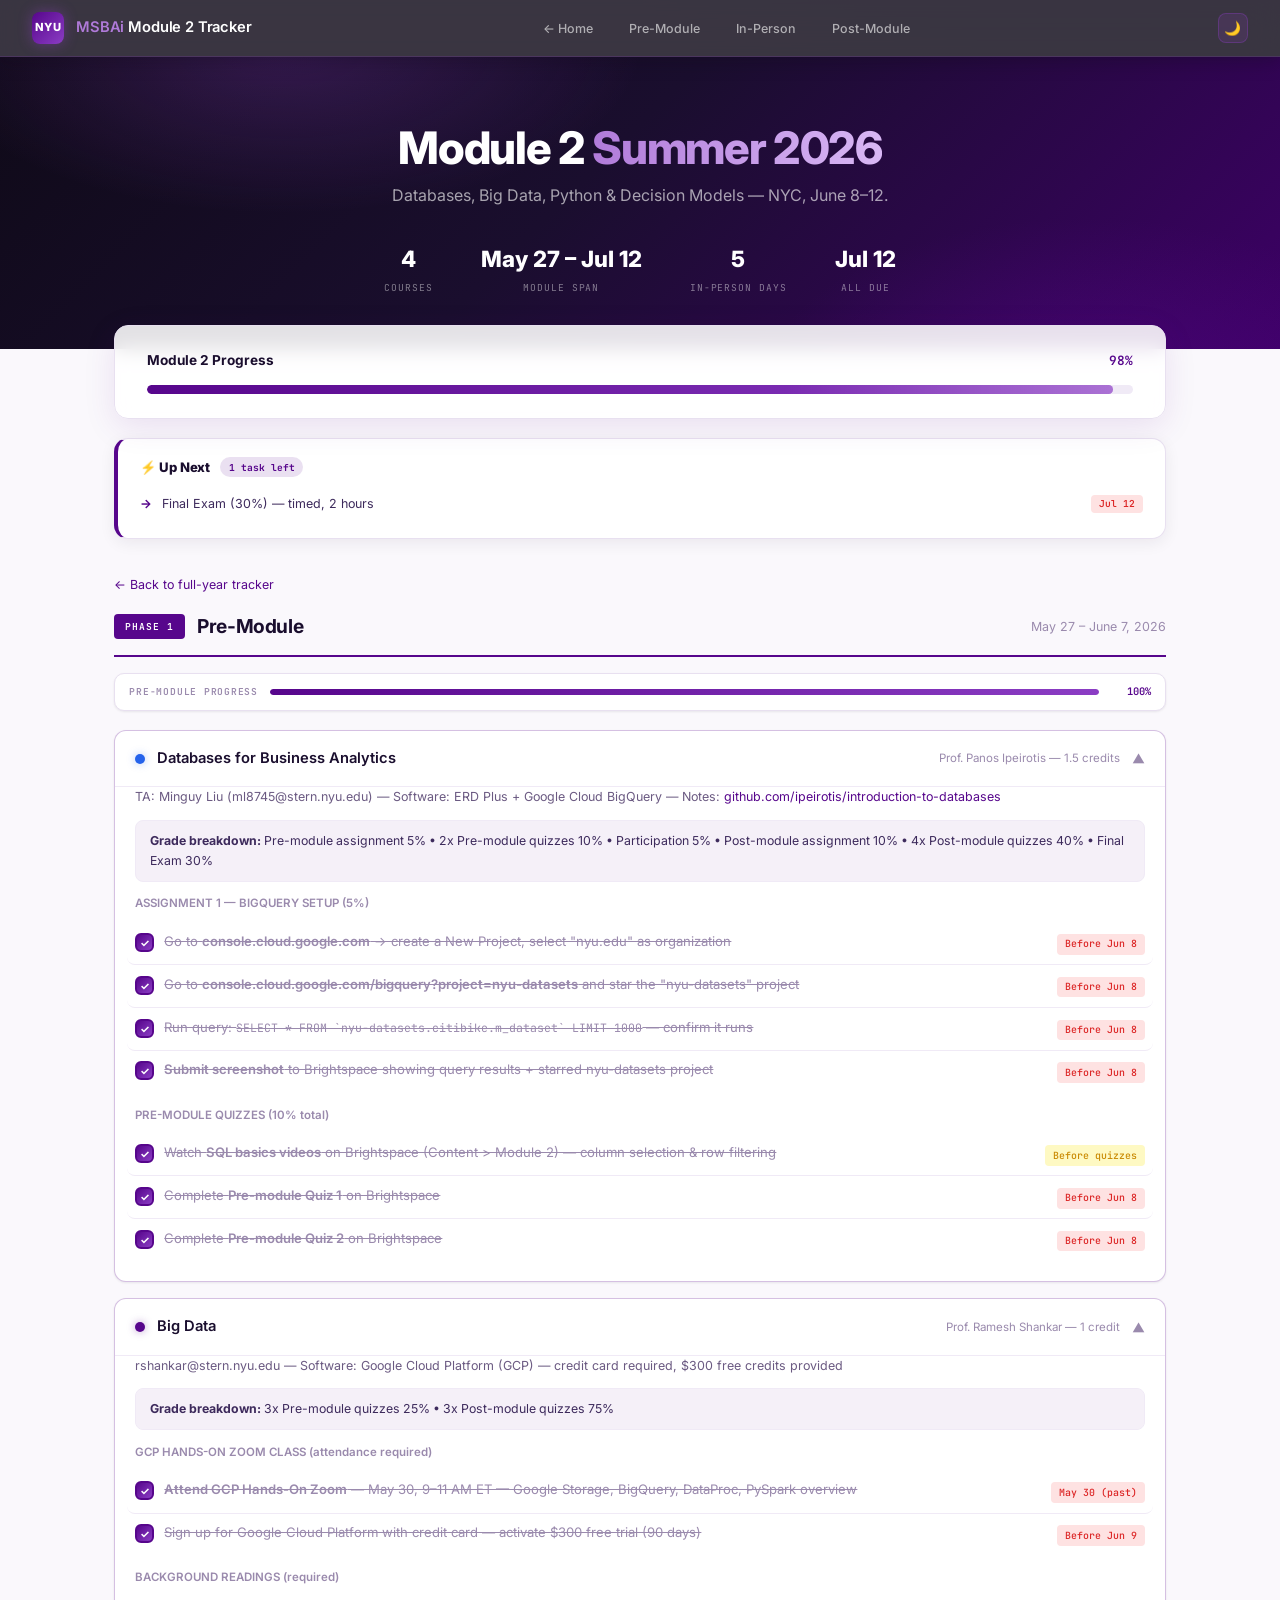
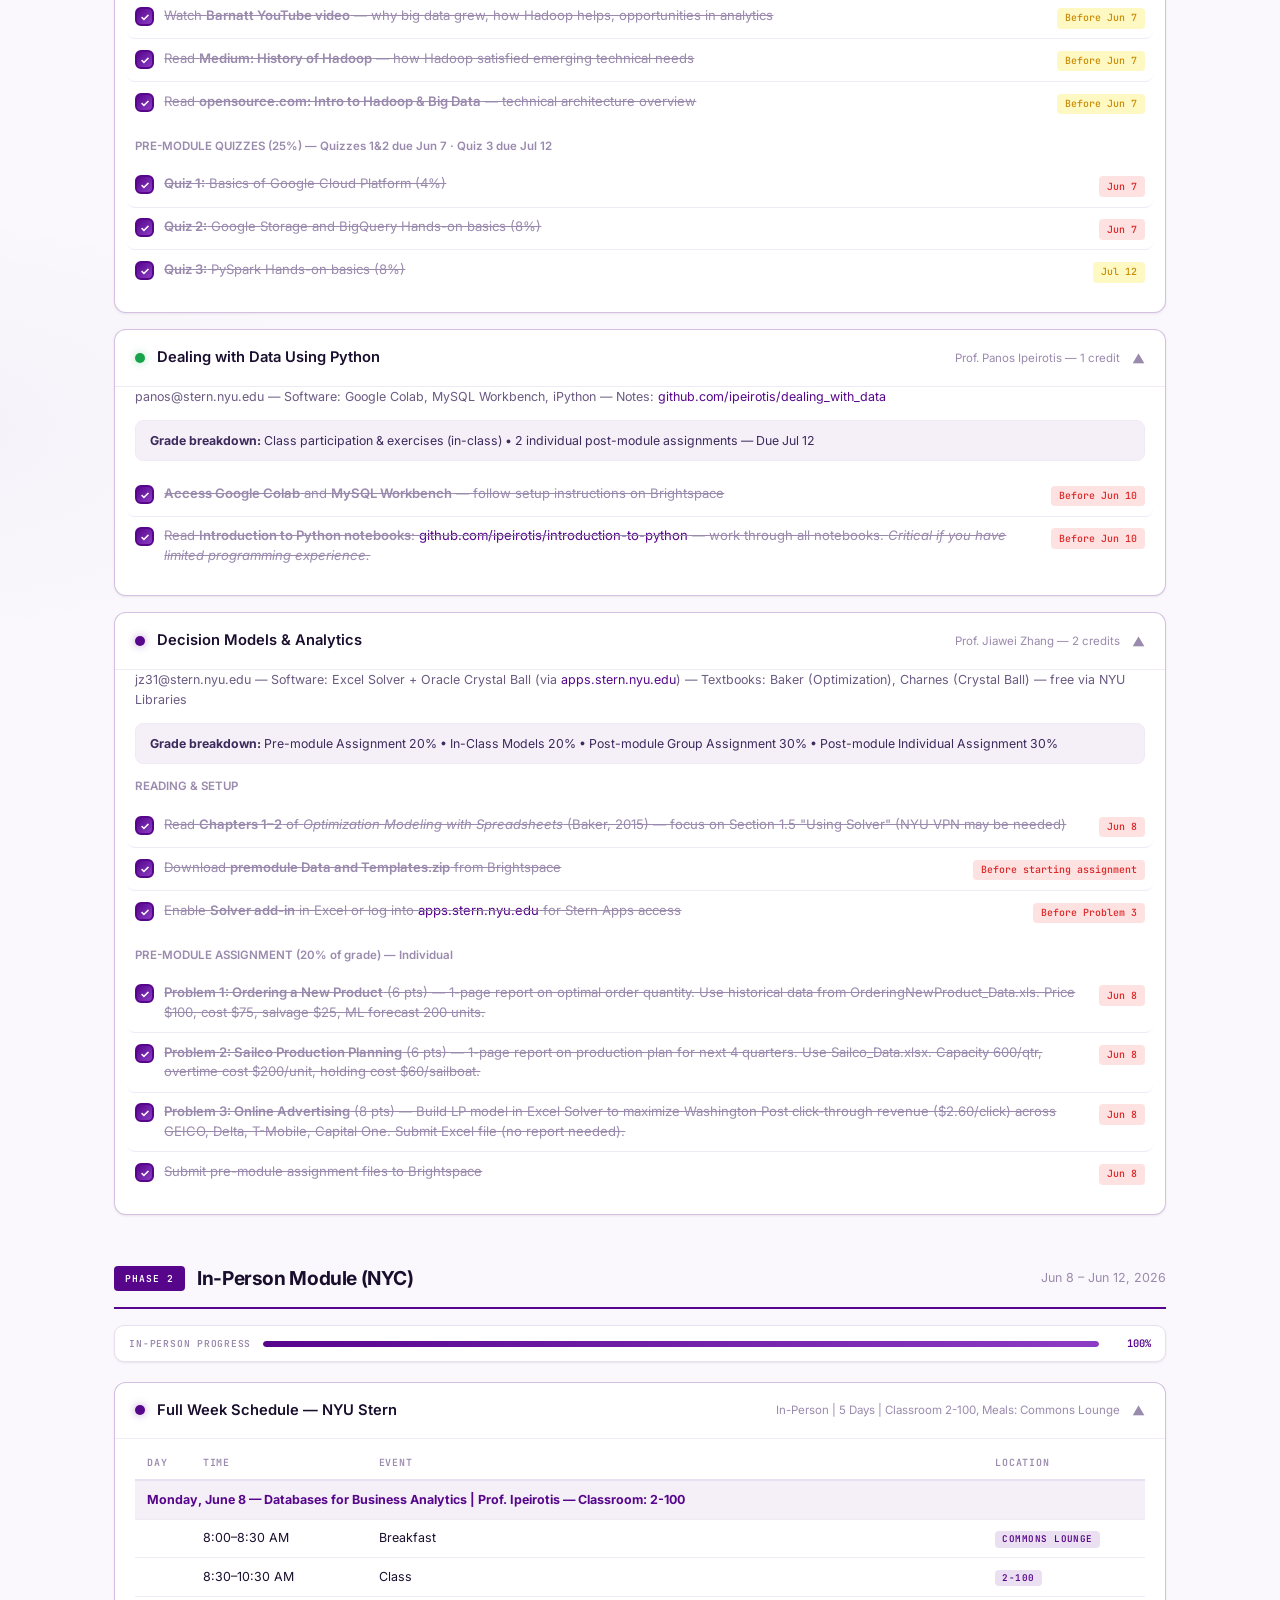
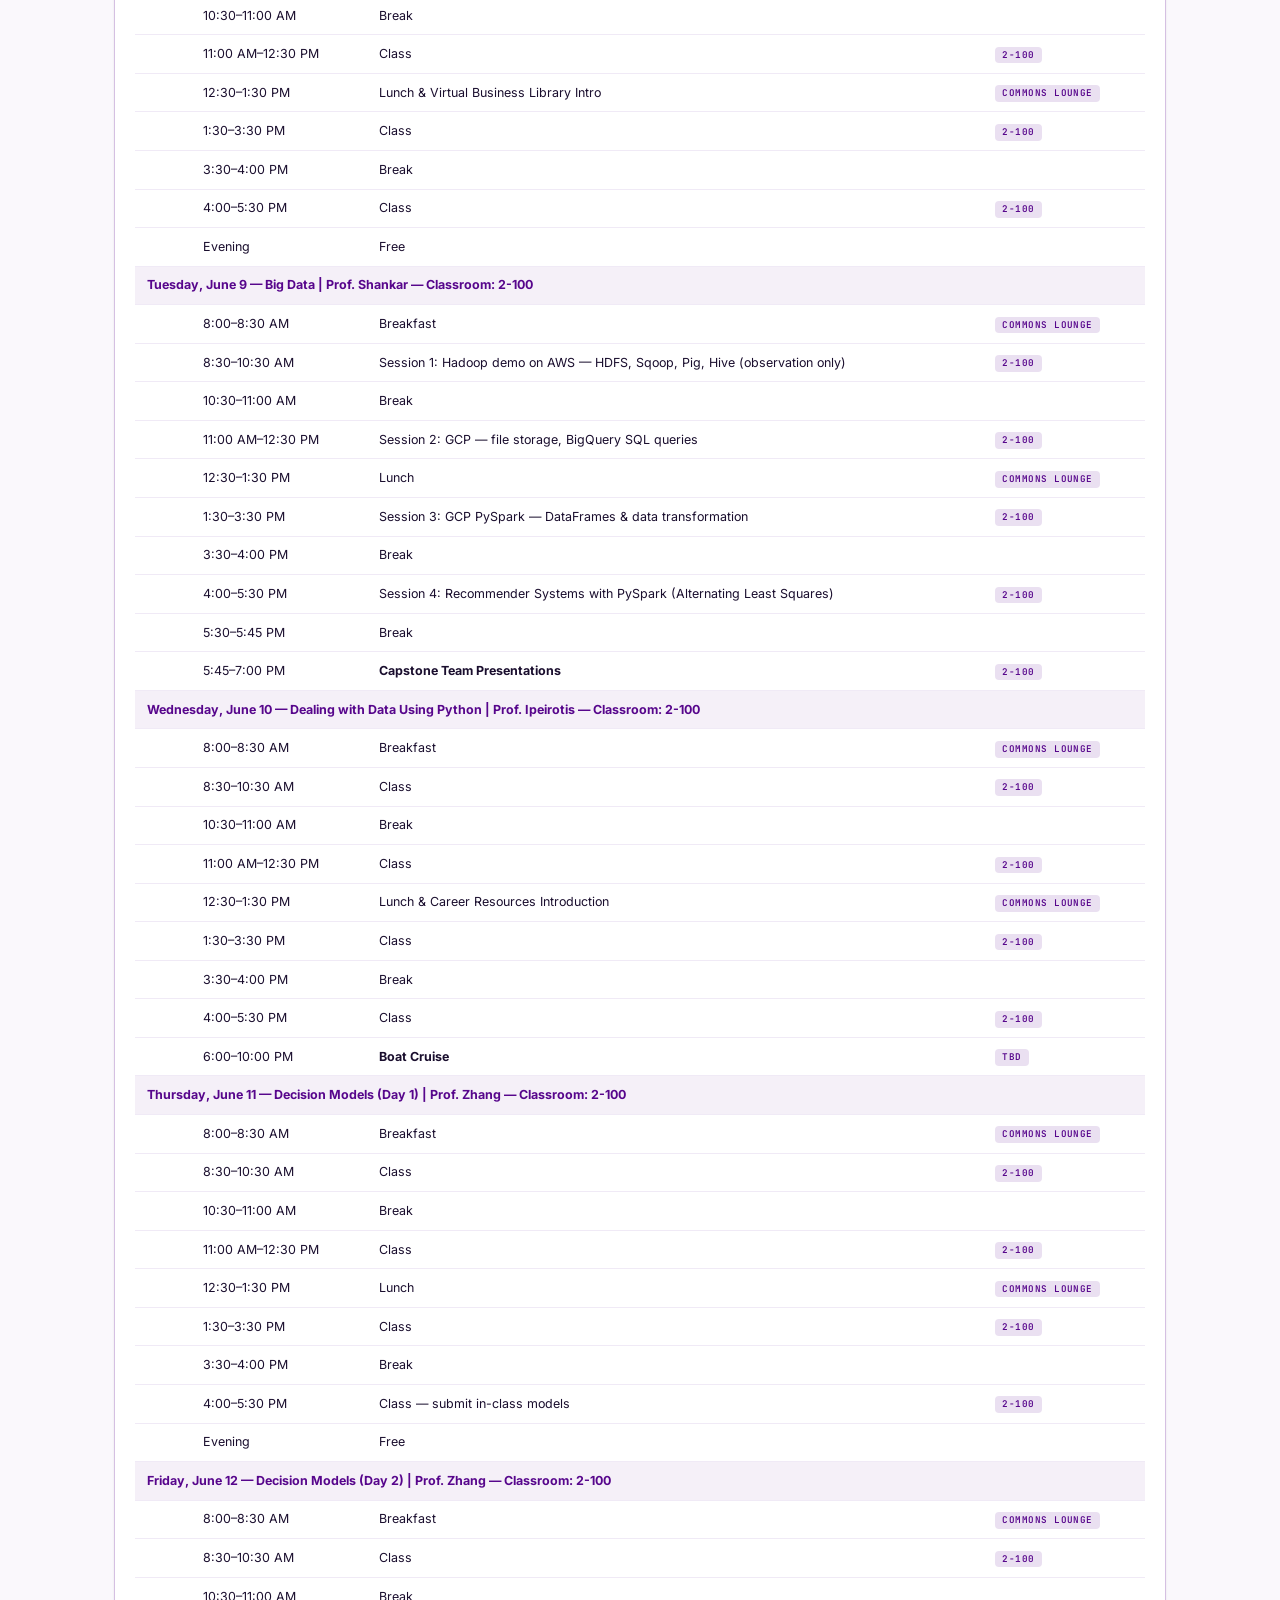
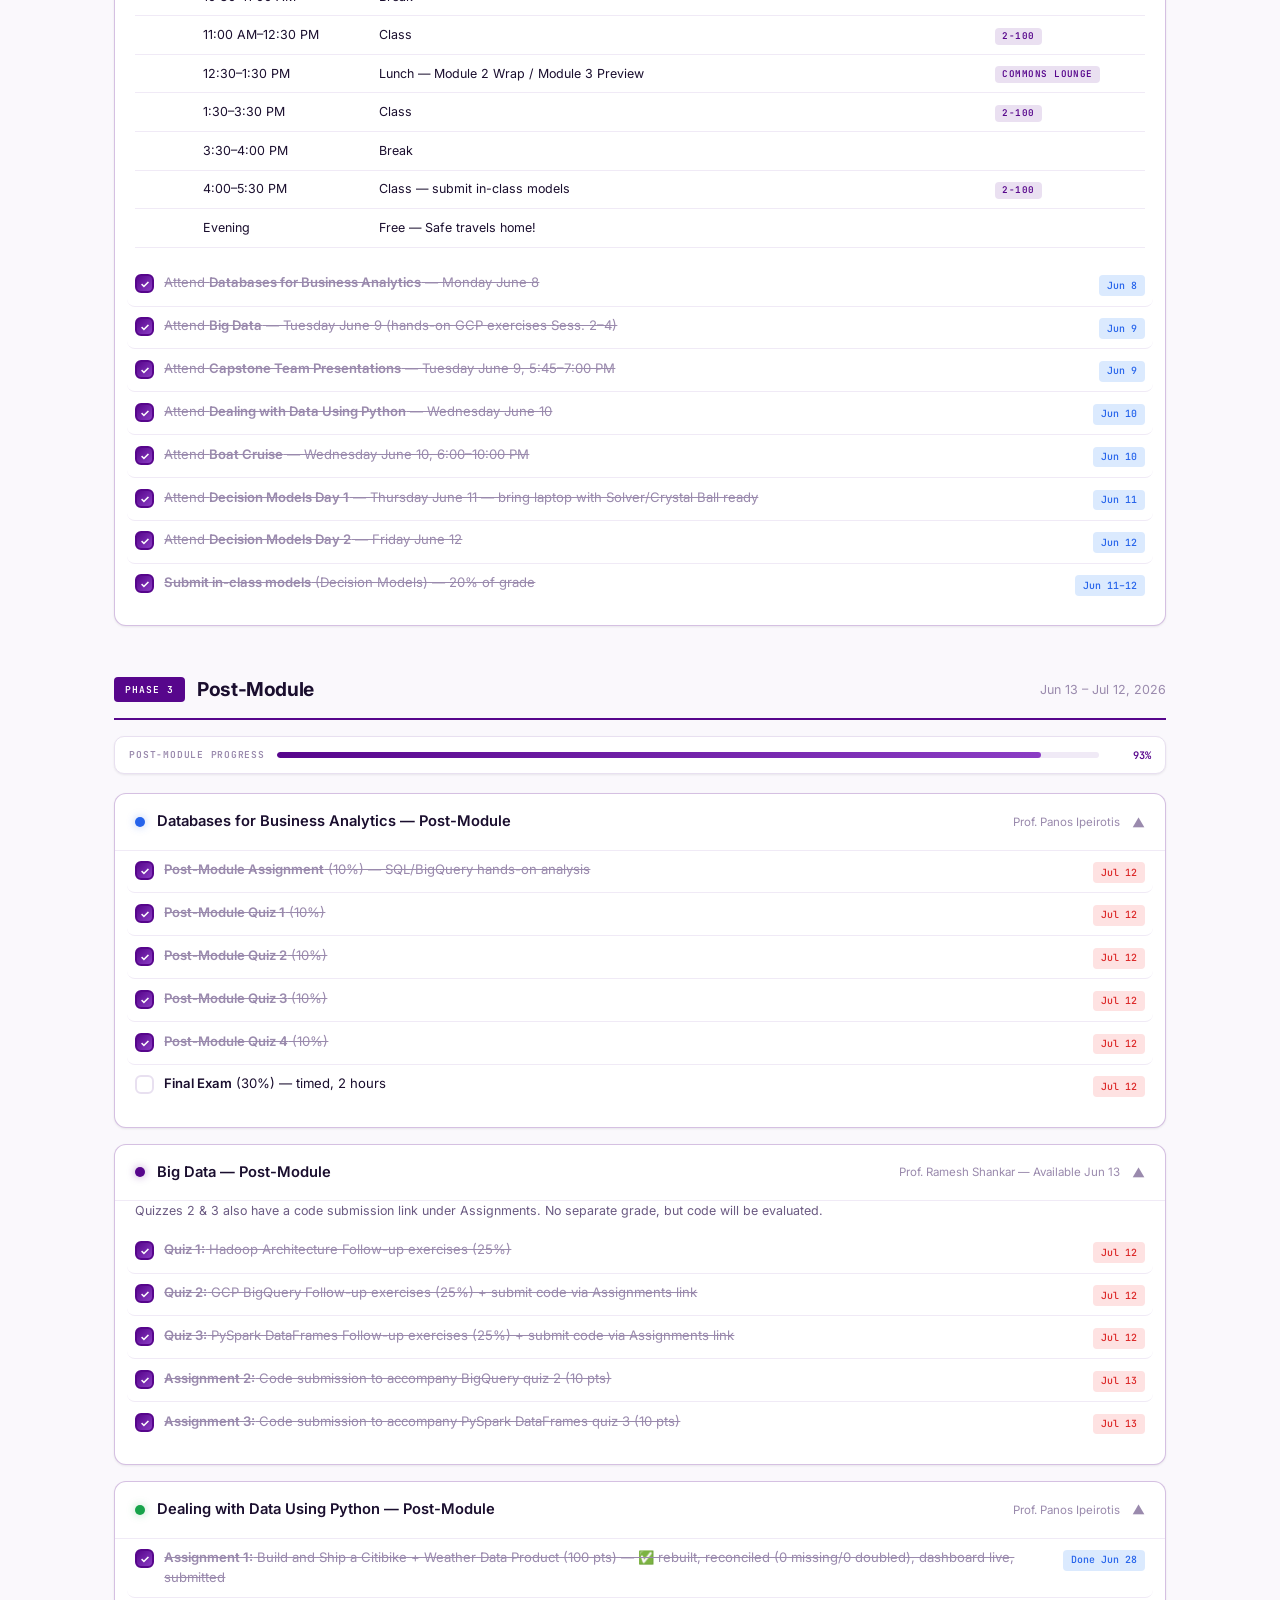
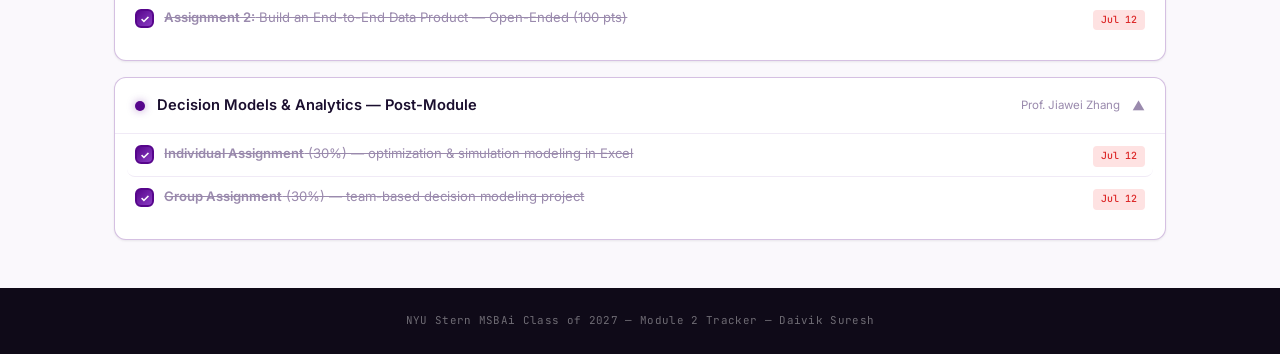
<file: module-2.html>
<!DOCTYPE html>
<html lang="en">
<head>
<meta name="robots" content="noindex">
<meta charset="UTF-8">
<meta name="viewport" content="width=device-width, initial-scale=1.0">
<title>Module 2 — MSBAi Tracker</title>
<link href="https://fonts.googleapis.com/css2?family=Inter:wght@300;400;500;600;700;800&family=JetBrains+Mono:wght@400;500&display=swap" rel="stylesheet">
<link rel="stylesheet" href="styles.css">
</head>
<body data-page="module-2">

<!-- NAV -->
<nav class="nav">
  <div class="nav-brand">
    <div class="nav-logo">NYU</div>
    <div class="nav-title"><span>MSBAi</span> Module 2 Tracker</div>
  </div>
  <ul class="nav-links">
    <li><a href="index.html">&larr; Home</a></li>
    <li><a href="#pre-module">Pre-Module</a></li>
    <li><a href="#in-person">In-Person</a></li>
    <li><a href="#post-module">Post-Module</a></li>
  </ul>
</nav>

<!-- HERO -->
<section class="hero">
  <h1>Module 2 <span>Summer 2026</span></h1>
  <p class="hero-sub">Databases, Big Data, Python &amp; Decision Models &mdash; NYC, June 8&ndash;12.</p>
  <div class="hero-stats">
    <div><div class="hero-stat-val">4</div><div class="hero-stat-label">Courses</div></div>
    <div><div class="hero-stat-val">May 27 &ndash; Jul 12</div><div class="hero-stat-label">Module Span</div></div>
    <div><div class="hero-stat-val">5</div><div class="hero-stat-label">In-Person Days</div></div>
    <div><div class="hero-stat-val">Jul 12</div><div class="hero-stat-label">All Due</div></div>
  </div>
</section>

<!-- PROGRESS -->
<div class="progress-section">
  <div class="progress-card">
    <div class="progress-header">
      <span class="progress-title">Module 2 Progress</span>
      <span class="progress-pct" id="progressPct">0%</span>
    </div>
    <div class="progress-bar-bg">
      <div class="progress-bar-fill" id="progressBar" style="width:0%"></div>
    </div>
  </div>
</div>

<div class="main">
<a href="index.html" class="back-link">&larr; Back to full-year tracker</a>

<!-- ═══════════ PRE-MODULE ═══════════ -->
<section class="phase" id="pre-module" data-section="pre-module">
  <div class="phase-header">
    <span class="phase-badge">Phase 1</span>
    <span class="phase-title">Pre-Module</span>
    <span class="phase-dates">May 27 &ndash; June 7, 2026</span>
  </div>
  <div class="phase-progress-row">
    <span class="phase-mini-label">Pre-Module Progress</span>
    <div class="phase-mini-bar-bg"><div class="phase-mini-bar-fill" style="width:0%"></div></div>
    <span class="phase-mini-pct">0%</span>
  </div>

  <!-- DATABASES FOR BUSINESS ANALYTICS -->
  <div class="course-block open">
    <div class="course-header" onclick="toggleCourse(this)">
      <div class="course-dot dot-blue"></div>
      <div class="course-name">Databases for Business Analytics</div>
      <div class="course-prof">Prof. Panos Ipeirotis &mdash; 1.5 credits</div>
      <div class="course-toggle">&#9660;</div>
    </div>
    <div class="course-body">
      <p style="font-size:0.78rem;color:var(--text-2);margin-bottom:0.8rem;">
        TA: Minguy Liu (ml8745@stern.nyu.edu) &mdash; Software: ERD Plus + Google Cloud BigQuery &mdash; Notes: <a href="https://github.com/ipeirotis/introduction-to-databases" target="_blank">github.com/ipeirotis/introduction-to-databases</a>
      </p>

      <div style="margin-bottom:0.8rem;padding:10px 14px;background:var(--stern-purple-glow2);border:1px solid var(--border-light);border-radius:8px;font-size:0.77rem;color:var(--text-1);">
        <strong>Grade breakdown:</strong> Pre-module assignment 5% &bull; 2x Pre-module quizzes 10% &bull; Participation 5% &bull; Post-module assignment 10% &bull; 4x Post-module quizzes 40% &bull; Final Exam 30%
      </div>

      <p style="font-size:0.72rem;color:var(--text-3);margin-bottom:0.6rem;font-weight:600;">ASSIGNMENT 1 — BIGQUERY SETUP (5%)</p>
      <ul class="task-list">
        <li class="task-item done"><div class="task-check checked" onclick="toggleCheck(this)"></div><div class="task-text">Go to <strong>console.cloud.google.com</strong> &rarr; create a New Project, select "nyu.edu" as organization</div><span class="task-due due-soon">Before Jun 8</span></li>
        <li class="task-item done"><div class="task-check checked" onclick="toggleCheck(this)"></div><div class="task-text">Go to <strong>console.cloud.google.com/bigquery?project=nyu-datasets</strong> and star the "nyu-datasets" project</div><span class="task-due due-soon">Before Jun 8</span></li>
        <li class="task-item done"><div class="task-check checked" onclick="toggleCheck(this)"></div><div class="task-text">Run query: <code style="font-family:var(--mono);font-size:0.72rem;">SELECT * FROM `nyu-datasets.citibike.m_dataset` LIMIT 1000</code> &mdash; confirm it runs</div><span class="task-due due-soon">Before Jun 8</span></li>
        <li class="task-item done"><div class="task-check checked" onclick="toggleCheck(this)"></div><div class="task-text"><strong>Submit screenshot</strong> to Brightspace showing query results + starred nyu-datasets project</div><span class="task-due due-soon">Before Jun 8</span></li>
      </ul>

      <p style="font-size:0.72rem;color:var(--text-3);margin:0.8rem 0 0.6rem;font-weight:600;">PRE-MODULE QUIZZES (10% total)</p>
      <ul class="task-list">
        <li class="task-item done"><div class="task-check checked" onclick="toggleCheck(this)"></div><div class="task-text">Watch <strong>SQL basics videos</strong> on Brightspace (Content &gt; Module 2) &mdash; column selection &amp; row filtering</div><span class="task-due due-upcoming">Before quizzes</span></li>
        <li class="task-item done"><div class="task-check checked" onclick="toggleCheck(this)"></div><div class="task-text">Complete <strong>Pre-module Quiz 1</strong> on Brightspace</div><span class="task-due due-soon">Before Jun 8</span></li>
        <li class="task-item done"><div class="task-check checked" onclick="toggleCheck(this)"></div><div class="task-text">Complete <strong>Pre-module Quiz 2</strong> on Brightspace</div><span class="task-due due-soon">Before Jun 8</span></li>
      </ul>
    </div>
  </div>

  <!-- BIG DATA -->
  <div class="course-block open">
    <div class="course-header" onclick="toggleCourse(this)">
      <div class="course-dot dot-purple"></div>
      <div class="course-name">Big Data</div>
      <div class="course-prof">Prof. Ramesh Shankar &mdash; 1 credit</div>
      <div class="course-toggle">&#9660;</div>
    </div>
    <div class="course-body">
      <p style="font-size:0.78rem;color:var(--text-2);margin-bottom:0.8rem;">
        rshankar@stern.nyu.edu &mdash; Software: Google Cloud Platform (GCP) &mdash; credit card required, $300 free credits provided
      </p>

      <div style="margin-bottom:0.8rem;padding:10px 14px;background:var(--stern-purple-glow2);border:1px solid var(--border-light);border-radius:8px;font-size:0.77rem;color:var(--text-1);">
        <strong>Grade breakdown:</strong> 3x Pre-module quizzes 25% &bull; 3x Post-module quizzes 75%
      </div>

      <p style="font-size:0.72rem;color:var(--text-3);margin-bottom:0.6rem;font-weight:600;">GCP HANDS-ON ZOOM CLASS (attendance required)</p>
      <ul class="task-list">
        <li class="task-item done"><div class="task-check checked" onclick="toggleCheck(this)"></div><div class="task-text"><strong>Attend GCP Hands-On Zoom</strong> &mdash; May 30, 9&ndash;11 AM ET &mdash; Google Storage, BigQuery, DataProc, PySpark overview</div><span class="task-due due-soon">May 30 (past)</span></li>
        <li class="task-item done"><div class="task-check checked" onclick="toggleCheck(this)"></div><div class="task-text">Sign up for Google Cloud Platform with credit card &mdash; activate $300 free trial (90 days)</div><span class="task-due due-soon">Before Jun 9</span></li>
      </ul>

      <p style="font-size:0.72rem;color:var(--text-3);margin:0.8rem 0 0.6rem;font-weight:600;">BACKGROUND READINGS (required)</p>
      <ul class="task-list">
        <li class="task-item done"><div class="task-check checked" onclick="toggleCheck(this)"></div><div class="task-text">Watch <strong>Barnatt YouTube video</strong> &mdash; why big data grew, how Hadoop helps, opportunities in analytics</div><span class="task-due due-upcoming">Before Jun 7</span></li>
        <li class="task-item done"><div class="task-check checked" onclick="toggleCheck(this)"></div><div class="task-text">Read <strong>Medium: History of Hadoop</strong> &mdash; how Hadoop satisfied emerging technical needs</div><span class="task-due due-upcoming">Before Jun 7</span></li>
        <li class="task-item done"><div class="task-check checked" onclick="toggleCheck(this)"></div><div class="task-text">Read <strong>opensource.com: Intro to Hadoop &amp; Big Data</strong> &mdash; technical architecture overview</div><span class="task-due due-upcoming">Before Jun 7</span></li>
      </ul>

      <p style="font-size:0.72rem;color:var(--text-3);margin:0.8rem 0 0.6rem;font-weight:600;">PRE-MODULE QUIZZES (25%) &mdash; Quizzes 1&amp;2 due Jun 7 &middot; Quiz 3 due Jul 12</p>
      <ul class="task-list">
        <li class="task-item done"><div class="task-check checked" onclick="toggleCheck(this)"></div><div class="task-text"><strong>Quiz 1:</strong> Basics of Google Cloud Platform (4%)</div><span class="task-due due-soon">Jun 7</span></li>
        <li class="task-item done"><div class="task-check checked" onclick="toggleCheck(this)"></div><div class="task-text"><strong>Quiz 2:</strong> Google Storage and BigQuery Hands-on basics (8%)</div><span class="task-due due-soon">Jun 7</span></li>
        <li class="task-item done"><div class="task-check checked" onclick="toggleCheck(this)"></div><div class="task-text"><strong>Quiz 3:</strong> PySpark Hands-on basics (8%)</div><span class="task-due due-upcoming">Jul 12</span></li>
      </ul>
    </div>
  </div>

  <!-- DEALING WITH DATA -->
  <div class="course-block open">
    <div class="course-header" onclick="toggleCourse(this)">
      <div class="course-dot dot-green"></div>
      <div class="course-name">Dealing with Data Using Python</div>
      <div class="course-prof">Prof. Panos Ipeirotis &mdash; 1 credit</div>
      <div class="course-toggle">&#9660;</div>
    </div>
    <div class="course-body">
      <p style="font-size:0.78rem;color:var(--text-2);margin-bottom:0.8rem;">
        panos@stern.nyu.edu &mdash; Software: Google Colab, MySQL Workbench, iPython &mdash; Notes: <a href="https://github.com/ipeirotis/dealing_with_data" target="_blank">github.com/ipeirotis/dealing_with_data</a>
      </p>

      <div style="margin-bottom:0.8rem;padding:10px 14px;background:var(--stern-purple-glow2);border:1px solid var(--border-light);border-radius:8px;font-size:0.77rem;color:var(--text-1);">
        <strong>Grade breakdown:</strong> Class participation &amp; exercises (in-class) &bull; 2 individual post-module assignments &mdash; Due Jul 12
      </div>

      <ul class="task-list">
        <li class="task-item done"><div class="task-check checked" onclick="toggleCheck(this)"></div><div class="task-text"><strong>Access Google Colab</strong> and <strong>MySQL Workbench</strong> &mdash; follow setup instructions on Brightspace</div><span class="task-due due-soon">Before Jun 10</span></li>
        <li class="task-item done"><div class="task-check checked" onclick="toggleCheck(this)"></div><div class="task-text">Read <strong>Introduction to Python notebooks</strong>: <a href="https://github.com/ipeirotis/introduction-to-python" target="_blank">github.com/ipeirotis/introduction-to-python</a> &mdash; work through all notebooks. <em>Critical if you have limited programming experience.</em></div><span class="task-due due-soon">Before Jun 10</span></li>
      </ul>
    </div>
  </div>

  <!-- DECISION MODELS -->
  <div class="course-block open">
    <div class="course-header" onclick="toggleCourse(this)">
      <div class="course-dot dot-purple"></div>
      <div class="course-name">Decision Models &amp; Analytics</div>
      <div class="course-prof">Prof. Jiawei Zhang &mdash; 2 credits</div>
      <div class="course-toggle">&#9660;</div>
    </div>
    <div class="course-body">
      <p style="font-size:0.78rem;color:var(--text-2);margin-bottom:0.8rem;">
        jz31@stern.nyu.edu &mdash; Software: Excel Solver + Oracle Crystal Ball (via <a href="https://apps.stern.nyu.edu" target="_blank">apps.stern.nyu.edu</a>) &mdash; Textbooks: Baker (Optimization), Charnes (Crystal Ball) &mdash; free via NYU Libraries
      </p>

      <div style="margin-bottom:0.8rem;padding:10px 14px;background:var(--stern-purple-glow2);border:1px solid var(--border-light);border-radius:8px;font-size:0.77rem;color:var(--text-1);">
        <strong>Grade breakdown:</strong> Pre-module Assignment 20% &bull; In-Class Models 20% &bull; Post-module Group Assignment 30% &bull; Post-module Individual Assignment 30%
      </div>

      <p style="font-size:0.72rem;color:var(--text-3);margin-bottom:0.6rem;font-weight:600;">READING &amp; SETUP</p>
      <ul class="task-list">
        <li class="task-item done"><div class="task-check checked" onclick="toggleCheck(this)"></div><div class="task-text">Read <strong>Chapters 1&ndash;2</strong> of <em>Optimization Modeling with Spreadsheets</em> (Baker, 2015) &mdash; focus on Section 1.5 "Using Solver" (NYU VPN may be needed)</div><span class="task-due due-soon">Jun 8</span></li>
        <li class="task-item done"><div class="task-check checked" onclick="toggleCheck(this)"></div><div class="task-text">Download <strong>premodule Data and Templates.zip</strong> from Brightspace</div><span class="task-due due-soon">Before starting assignment</span></li>
        <li class="task-item done"><div class="task-check checked" onclick="toggleCheck(this)"></div><div class="task-text">Enable <strong>Solver add-in</strong> in Excel or log into <a href="https://apps.stern.nyu.edu" target="_blank">apps.stern.nyu.edu</a> for Stern Apps access</div><span class="task-due due-soon">Before Problem 3</span></li>
      </ul>

      <p style="font-size:0.72rem;color:var(--text-3);margin:0.8rem 0 0.6rem;font-weight:600;">PRE-MODULE ASSIGNMENT (20% of grade) &mdash; Individual</p>
      <ul class="task-list">
        <li class="task-item done"><div class="task-check checked" onclick="toggleCheck(this)"></div><div class="task-text"><strong>Problem 1: Ordering a New Product</strong> (6 pts) &mdash; 1-page report on optimal order quantity. Use historical data from OrderingNewProduct_Data.xls. Price $100, cost $75, salvage $25, ML forecast 200 units.</div><span class="task-due due-soon">Jun 8</span></li>
        <li class="task-item done"><div class="task-check checked" onclick="toggleCheck(this)"></div><div class="task-text"><strong>Problem 2: Sailco Production Planning</strong> (6 pts) &mdash; 1-page report on production plan for next 4 quarters. Use Sailco_Data.xlsx. Capacity 600/qtr, overtime cost $200/unit, holding cost $60/sailboat.</div><span class="task-due due-soon">Jun 8</span></li>
        <li class="task-item done"><div class="task-check checked" onclick="toggleCheck(this)"></div><div class="task-text"><strong>Problem 3: Online Advertising</strong> (8 pts) &mdash; Build LP model in Excel Solver to maximize Washington Post click-through revenue ($2.60/click) across GEICO, Delta, T-Mobile, Capital One. Submit Excel file (no report needed).</div><span class="task-due due-soon">Jun 8</span></li>
        <li class="task-item done"><div class="task-check checked" onclick="toggleCheck(this)"></div><div class="task-text">Submit pre-module assignment files to Brightspace</div><span class="task-due due-soon">Jun 8</span></li>
      </ul>
    </div>
  </div>
</section>

<!-- ═══════════ IN-PERSON MODULE ═══════════ -->
<section class="phase" id="in-person" data-section="in-person">
  <div class="phase-header">
    <span class="phase-badge">Phase 2</span>
    <span class="phase-title">In-Person Module (NYC)</span>
    <span class="phase-dates">Jun 8 &ndash; Jun 12, 2026</span>
  </div>
  <div class="phase-progress-row">
    <span class="phase-mini-label">In-Person Progress</span>
    <div class="phase-mini-bar-bg"><div class="phase-mini-bar-fill" style="width:0%"></div></div>
    <span class="phase-mini-pct">0%</span>
  </div>

  <div class="course-block open">
    <div class="course-header" onclick="toggleCourse(this)">
      <div class="course-dot dot-purple"></div>
      <div class="course-name">Full Week Schedule &mdash; NYU Stern</div>
      <div class="course-prof">In-Person | 5 Days | Classroom 2-100, Meals: Commons Lounge</div>
      <div class="course-toggle">&#9660;</div>
    </div>
    <div class="course-body">
      <table class="schedule-table">
        <thead><tr><th>Day</th><th>Time</th><th>Event</th><th>Location</th></tr></thead>
        <tbody>
          <!-- MONDAY JUNE 8 — Databases -->
          <tr style="background:var(--stern-purple-glow2)"><td colspan="4" style="font-weight:700;color:var(--stern-purple);">Monday, June 8 &mdash; Databases for Business Analytics | Prof. Ipeirotis &mdash; Classroom: 2-100</td></tr>
          <tr><td></td><td>8:00&ndash;8:30 AM</td><td>Breakfast</td><td><span class="badge-inperson">Commons Lounge</span></td></tr>
          <tr><td></td><td>8:30&ndash;10:30 AM</td><td>Class</td><td><span class="badge-inperson">2-100</span></td></tr>
          <tr><td></td><td>10:30&ndash;11:00 AM</td><td>Break</td><td></td></tr>
          <tr><td></td><td>11:00 AM&ndash;12:30 PM</td><td>Class</td><td><span class="badge-inperson">2-100</span></td></tr>
          <tr><td></td><td>12:30&ndash;1:30 PM</td><td>Lunch &amp; Virtual Business Library Intro</td><td><span class="badge-inperson">Commons Lounge</span></td></tr>
          <tr><td></td><td>1:30&ndash;3:30 PM</td><td>Class</td><td><span class="badge-inperson">2-100</span></td></tr>
          <tr><td></td><td>3:30&ndash;4:00 PM</td><td>Break</td><td></td></tr>
          <tr><td></td><td>4:00&ndash;5:30 PM</td><td>Class</td><td><span class="badge-inperson">2-100</span></td></tr>
          <tr><td></td><td>Evening</td><td>Free</td><td></td></tr>

          <!-- TUESDAY JUNE 9 — Big Data -->
          <tr style="background:var(--stern-purple-glow2)"><td colspan="4" style="font-weight:700;color:var(--stern-purple);">Tuesday, June 9 &mdash; Big Data | Prof. Shankar &mdash; Classroom: 2-100</td></tr>
          <tr><td></td><td>8:00&ndash;8:30 AM</td><td>Breakfast</td><td><span class="badge-inperson">Commons Lounge</span></td></tr>
          <tr><td></td><td>8:30&ndash;10:30 AM</td><td>Session 1: Hadoop demo on AWS &mdash; HDFS, Sqoop, Pig, Hive (observation only)</td><td><span class="badge-inperson">2-100</span></td></tr>
          <tr><td></td><td>10:30&ndash;11:00 AM</td><td>Break</td><td></td></tr>
          <tr><td></td><td>11:00 AM&ndash;12:30 PM</td><td>Session 2: GCP &mdash; file storage, BigQuery SQL queries</td><td><span class="badge-inperson">2-100</span></td></tr>
          <tr><td></td><td>12:30&ndash;1:30 PM</td><td>Lunch</td><td><span class="badge-inperson">Commons Lounge</span></td></tr>
          <tr><td></td><td>1:30&ndash;3:30 PM</td><td>Session 3: GCP PySpark &mdash; DataFrames &amp; data transformation</td><td><span class="badge-inperson">2-100</span></td></tr>
          <tr><td></td><td>3:30&ndash;4:00 PM</td><td>Break</td><td></td></tr>
          <tr><td></td><td>4:00&ndash;5:30 PM</td><td>Session 4: Recommender Systems with PySpark (Alternating Least Squares)</td><td><span class="badge-inperson">2-100</span></td></tr>
          <tr><td></td><td>5:30&ndash;5:45 PM</td><td>Break</td><td></td></tr>
          <tr><td></td><td>5:45&ndash;7:00 PM</td><td><strong>Capstone Team Presentations</strong></td><td><span class="badge-inperson">2-100</span></td></tr>

          <!-- WEDNESDAY JUNE 10 — Dealing with Data -->
          <tr style="background:var(--stern-purple-glow2)"><td colspan="4" style="font-weight:700;color:var(--stern-purple);">Wednesday, June 10 &mdash; Dealing with Data Using Python | Prof. Ipeirotis &mdash; Classroom: 2-100</td></tr>
          <tr><td></td><td>8:00&ndash;8:30 AM</td><td>Breakfast</td><td><span class="badge-inperson">Commons Lounge</span></td></tr>
          <tr><td></td><td>8:30&ndash;10:30 AM</td><td>Class</td><td><span class="badge-inperson">2-100</span></td></tr>
          <tr><td></td><td>10:30&ndash;11:00 AM</td><td>Break</td><td></td></tr>
          <tr><td></td><td>11:00 AM&ndash;12:30 PM</td><td>Class</td><td><span class="badge-inperson">2-100</span></td></tr>
          <tr><td></td><td>12:30&ndash;1:30 PM</td><td>Lunch &amp; Career Resources Introduction</td><td><span class="badge-inperson">Commons Lounge</span></td></tr>
          <tr><td></td><td>1:30&ndash;3:30 PM</td><td>Class</td><td><span class="badge-inperson">2-100</span></td></tr>
          <tr><td></td><td>3:30&ndash;4:00 PM</td><td>Break</td><td></td></tr>
          <tr><td></td><td>4:00&ndash;5:30 PM</td><td>Class</td><td><span class="badge-inperson">2-100</span></td></tr>
          <tr><td></td><td>6:00&ndash;10:00 PM</td><td><strong>Boat Cruise</strong></td><td><span class="badge-inperson">TBD</span></td></tr>

          <!-- THURSDAY JUNE 11 — Decision Models Day 1 -->
          <tr style="background:var(--stern-purple-glow2)"><td colspan="4" style="font-weight:700;color:var(--stern-purple);">Thursday, June 11 &mdash; Decision Models (Day 1) | Prof. Zhang &mdash; Classroom: 2-100</td></tr>
          <tr><td></td><td>8:00&ndash;8:30 AM</td><td>Breakfast</td><td><span class="badge-inperson">Commons Lounge</span></td></tr>
          <tr><td></td><td>8:30&ndash;10:30 AM</td><td>Class</td><td><span class="badge-inperson">2-100</span></td></tr>
          <tr><td></td><td>10:30&ndash;11:00 AM</td><td>Break</td><td></td></tr>
          <tr><td></td><td>11:00 AM&ndash;12:30 PM</td><td>Class</td><td><span class="badge-inperson">2-100</span></td></tr>
          <tr><td></td><td>12:30&ndash;1:30 PM</td><td>Lunch</td><td><span class="badge-inperson">Commons Lounge</span></td></tr>
          <tr><td></td><td>1:30&ndash;3:30 PM</td><td>Class</td><td><span class="badge-inperson">2-100</span></td></tr>
          <tr><td></td><td>3:30&ndash;4:00 PM</td><td>Break</td><td></td></tr>
          <tr><td></td><td>4:00&ndash;5:30 PM</td><td>Class &mdash; submit in-class models</td><td><span class="badge-inperson">2-100</span></td></tr>
          <tr><td></td><td>Evening</td><td>Free</td><td></td></tr>

          <!-- FRIDAY JUNE 12 — Decision Models Day 2 -->
          <tr style="background:var(--stern-purple-glow2)"><td colspan="4" style="font-weight:700;color:var(--stern-purple);">Friday, June 12 &mdash; Decision Models (Day 2) | Prof. Zhang &mdash; Classroom: 2-100</td></tr>
          <tr><td></td><td>8:00&ndash;8:30 AM</td><td>Breakfast</td><td><span class="badge-inperson">Commons Lounge</span></td></tr>
          <tr><td></td><td>8:30&ndash;10:30 AM</td><td>Class</td><td><span class="badge-inperson">2-100</span></td></tr>
          <tr><td></td><td>10:30&ndash;11:00 AM</td><td>Break</td><td></td></tr>
          <tr><td></td><td>11:00 AM&ndash;12:30 PM</td><td>Class</td><td><span class="badge-inperson">2-100</span></td></tr>
          <tr><td></td><td>12:30&ndash;1:30 PM</td><td>Lunch &mdash; Module 2 Wrap / Module 3 Preview</td><td><span class="badge-inperson">Commons Lounge</span></td></tr>
          <tr><td></td><td>1:30&ndash;3:30 PM</td><td>Class</td><td><span class="badge-inperson">2-100</span></td></tr>
          <tr><td></td><td>3:30&ndash;4:00 PM</td><td>Break</td><td></td></tr>
          <tr><td></td><td>4:00&ndash;5:30 PM</td><td>Class &mdash; submit in-class models</td><td><span class="badge-inperson">2-100</span></td></tr>
          <tr><td></td><td>Evening</td><td>Free &mdash; Safe travels home!</td><td></td></tr>
        </tbody>
      </table>

      <ul class="task-list" style="margin-top:1rem;">
        <li class="task-item done"><div class="task-check checked" onclick="toggleCheck(this)"></div><div class="task-text">Attend <strong>Databases for Business Analytics</strong> &mdash; Monday June 8</div><span class="task-due due-info">Jun 8</span></li>
        <li class="task-item done"><div class="task-check checked" onclick="toggleCheck(this)"></div><div class="task-text">Attend <strong>Big Data</strong> &mdash; Tuesday June 9 (hands-on GCP exercises Sess. 2&ndash;4)</div><span class="task-due due-info">Jun 9</span></li>
        <li class="task-item done"><div class="task-check checked" onclick="toggleCheck(this)"></div><div class="task-text">Attend <strong>Capstone Team Presentations</strong> &mdash; Tuesday June 9, 5:45&ndash;7:00 PM</div><span class="task-due due-info">Jun 9</span></li>
        <li class="task-item done"><div class="task-check checked" onclick="toggleCheck(this)"></div><div class="task-text">Attend <strong>Dealing with Data Using Python</strong> &mdash; Wednesday June 10</div><span class="task-due due-info">Jun 10</span></li>
        <li class="task-item done"><div class="task-check checked" onclick="toggleCheck(this)"></div><div class="task-text">Attend <strong>Boat Cruise</strong> &mdash; Wednesday June 10, 6:00&ndash;10:00 PM</div><span class="task-due due-info">Jun 10</span></li>
        <li class="task-item done"><div class="task-check checked" onclick="toggleCheck(this)"></div><div class="task-text">Attend <strong>Decision Models Day 1</strong> &mdash; Thursday June 11 &mdash; bring laptop with Solver/Crystal Ball ready</div><span class="task-due due-info">Jun 11</span></li>
        <li class="task-item done"><div class="task-check checked" onclick="toggleCheck(this)"></div><div class="task-text">Attend <strong>Decision Models Day 2</strong> &mdash; Friday June 12</div><span class="task-due due-info">Jun 12</span></li>
        <li class="task-item done"><div class="task-check checked" onclick="toggleCheck(this)"></div><div class="task-text"><strong>Submit in-class models</strong> (Decision Models) &mdash; 20% of grade</div><span class="task-due due-info">Jun 11&ndash;12</span></li>
      </ul>
    </div>
  </div>
</section>

<!-- ═══════════ POST-MODULE ═══════════ -->
<section class="phase" id="post-module" data-section="post-module">
  <div class="phase-header">
    <span class="phase-badge">Phase 3</span>
    <span class="phase-title">Post-Module</span>
    <span class="phase-dates">Jun 13 &ndash; Jul 12, 2026</span>
  </div>
  <div class="phase-progress-row">
    <span class="phase-mini-label">Post-Module Progress</span>
    <div class="phase-mini-bar-bg"><div class="phase-mini-bar-fill" style="width:0%"></div></div>
    <span class="phase-mini-pct">0%</span>
  </div>

  <!-- Databases Post-Module -->
  <div class="course-block open">
    <div class="course-header" onclick="toggleCourse(this)">
      <div class="course-dot dot-blue"></div>
      <div class="course-name">Databases for Business Analytics &mdash; Post-Module</div>
      <div class="course-prof">Prof. Panos Ipeirotis</div>
      <div class="course-toggle">&#9660;</div>
    </div>
    <div class="course-body">
      <ul class="task-list">
        <li class="task-item done"><div class="task-check checked" onclick="toggleCheck(this)"></div><div class="task-text"><strong>Post-Module Assignment</strong> (10%) &mdash; SQL/BigQuery hands-on analysis</div><span class="task-due due-soon">Jul 12</span></li>
        <li class="task-item done"><div class="task-check checked" onclick="toggleCheck(this)"></div><div class="task-text"><strong>Post-Module Quiz 1</strong> (10%)</div><span class="task-due due-soon">Jul 12</span></li>
        <li class="task-item done"><div class="task-check checked" onclick="toggleCheck(this)"></div><div class="task-text"><strong>Post-Module Quiz 2</strong> (10%)</div><span class="task-due due-soon">Jul 12</span></li>
        <li class="task-item done"><div class="task-check checked" onclick="toggleCheck(this)"></div><div class="task-text"><strong>Post-Module Quiz 3</strong> (10%)</div><span class="task-due due-soon">Jul 12</span></li>
        <li class="task-item done"><div class="task-check checked" onclick="toggleCheck(this)"></div><div class="task-text"><strong>Post-Module Quiz 4</strong> (10%)</div><span class="task-due due-soon">Jul 12</span></li>
        <li class="task-item"><div class="task-check" onclick="toggleCheck(this)"></div><div class="task-text"><strong>Final Exam</strong> (30%) &mdash; timed, 2 hours</div><span class="task-due due-soon">Jul 12</span></li>
      </ul>
    </div>
  </div>

  <!-- Big Data Post-Module -->
  <div class="course-block open">
    <div class="course-header" onclick="toggleCourse(this)">
      <div class="course-dot dot-purple"></div>
      <div class="course-name">Big Data &mdash; Post-Module</div>
      <div class="course-prof">Prof. Ramesh Shankar &mdash; Available Jun 13</div>
      <div class="course-toggle">&#9660;</div>
    </div>
    <div class="course-body">
      <p style="font-size:0.78rem;color:var(--text-2);margin-bottom:0.6rem;">Quizzes 2 &amp; 3 also have a code submission link under Assignments. No separate grade, but code will be evaluated.</p>
      <ul class="task-list">
        <li class="task-item done"><div class="task-check checked" onclick="toggleCheck(this)"></div><div class="task-text"><strong>Quiz 1:</strong> Hadoop Architecture Follow-up exercises (25%)</div><span class="task-due due-soon">Jul 12</span></li>
        <li class="task-item done"><div class="task-check checked" onclick="toggleCheck(this)"></div><div class="task-text"><strong>Quiz 2:</strong> GCP BigQuery Follow-up exercises (25%) + submit code via Assignments link</div><span class="task-due due-soon">Jul 12</span></li>
        <li class="task-item done"><div class="task-check checked" onclick="toggleCheck(this)"></div><div class="task-text"><strong>Quiz 3:</strong> PySpark DataFrames Follow-up exercises (25%) + submit code via Assignments link</div><span class="task-due due-soon">Jul 12</span></li>
        <li class="task-item done"><div class="task-check checked" onclick="toggleCheck(this)"></div><div class="task-text"><strong>Assignment 2:</strong> Code submission to accompany BigQuery quiz 2 (10 pts)</div><span class="task-due due-soon">Jul 13</span></li>
        <li class="task-item done"><div class="task-check checked" onclick="toggleCheck(this)"></div><div class="task-text"><strong>Assignment 3:</strong> Code submission to accompany PySpark DataFrames quiz 3 (10 pts)</div><span class="task-due due-soon">Jul 13</span></li>
      </ul>
    </div>
  </div>

  <!-- Dealing with Data Post-Module -->
  <div class="course-block open">
    <div class="course-header" onclick="toggleCourse(this)">
      <div class="course-dot dot-green"></div>
      <div class="course-name">Dealing with Data Using Python &mdash; Post-Module</div>
      <div class="course-prof">Prof. Panos Ipeirotis</div>
      <div class="course-toggle">&#9660;</div>
    </div>
    <div class="course-body">
      <ul class="task-list">
        <li class="task-item done"><div class="task-check checked" onclick="toggleCheck(this)"></div><div class="task-text"><strong>Assignment 1:</strong> Build and Ship a Citibike + Weather Data Product (100 pts) &mdash; ✅ rebuilt, reconciled (0 missing/0 doubled), dashboard live, submitted</div><span class="task-due due-info">Done Jun 28</span></li>
        <li class="task-item done"><div class="task-check checked" onclick="toggleCheck(this)"></div><div class="task-text"><strong>Assignment 2:</strong> Build an End-to-End Data Product &mdash; Open-Ended (100 pts)</div><span class="task-due due-soon">Jul 12</span></li>
      </ul>
    </div>
  </div>

  <!-- Decision Models Post-Module -->
  <div class="course-block open">
    <div class="course-header" onclick="toggleCourse(this)">
      <div class="course-dot dot-purple"></div>
      <div class="course-name">Decision Models &amp; Analytics &mdash; Post-Module</div>
      <div class="course-prof">Prof. Jiawei Zhang</div>
      <div class="course-toggle">&#9660;</div>
    </div>
    <div class="course-body">
      <ul class="task-list">
        <li class="task-item done"><div class="task-check checked" onclick="toggleCheck(this)"></div><div class="task-text"><strong>Individual Assignment</strong> (30%) &mdash; optimization &amp; simulation modeling in Excel</div><span class="task-due due-soon">Jul 12</span></li>
        <li class="task-item done"><div class="task-check checked" onclick="toggleCheck(this)"></div><div class="task-text"><strong>Group Assignment</strong> (30%) &mdash; team-based decision modeling project</div><span class="task-due due-soon">Jul 12</span></li>
      </ul>
    </div>
  </div>
</section>

</div>

<footer class="footer">
  NYU Stern MSBAi Class of 2027 &mdash; Module 2 Tracker &mdash; Daivik Suresh
</footer>

<script src="script.js"></script>
</body>
</html>
</file>
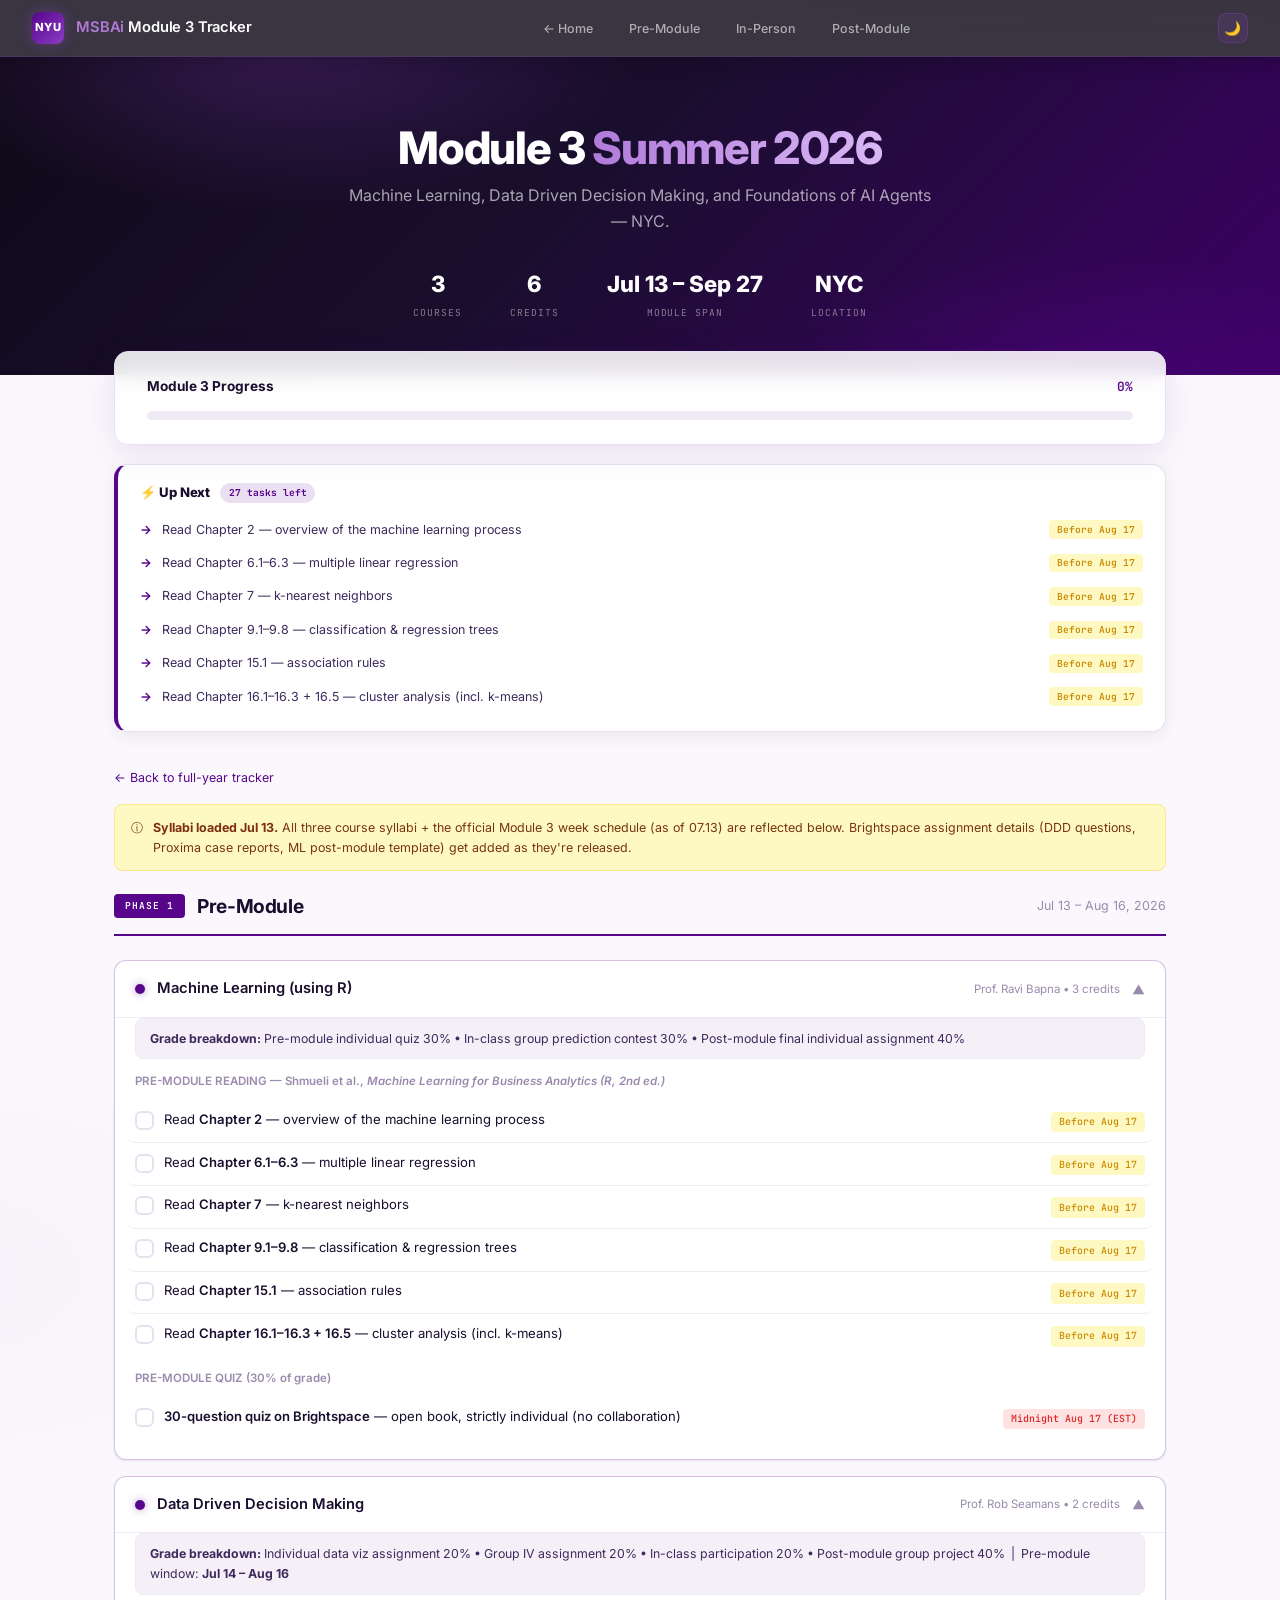
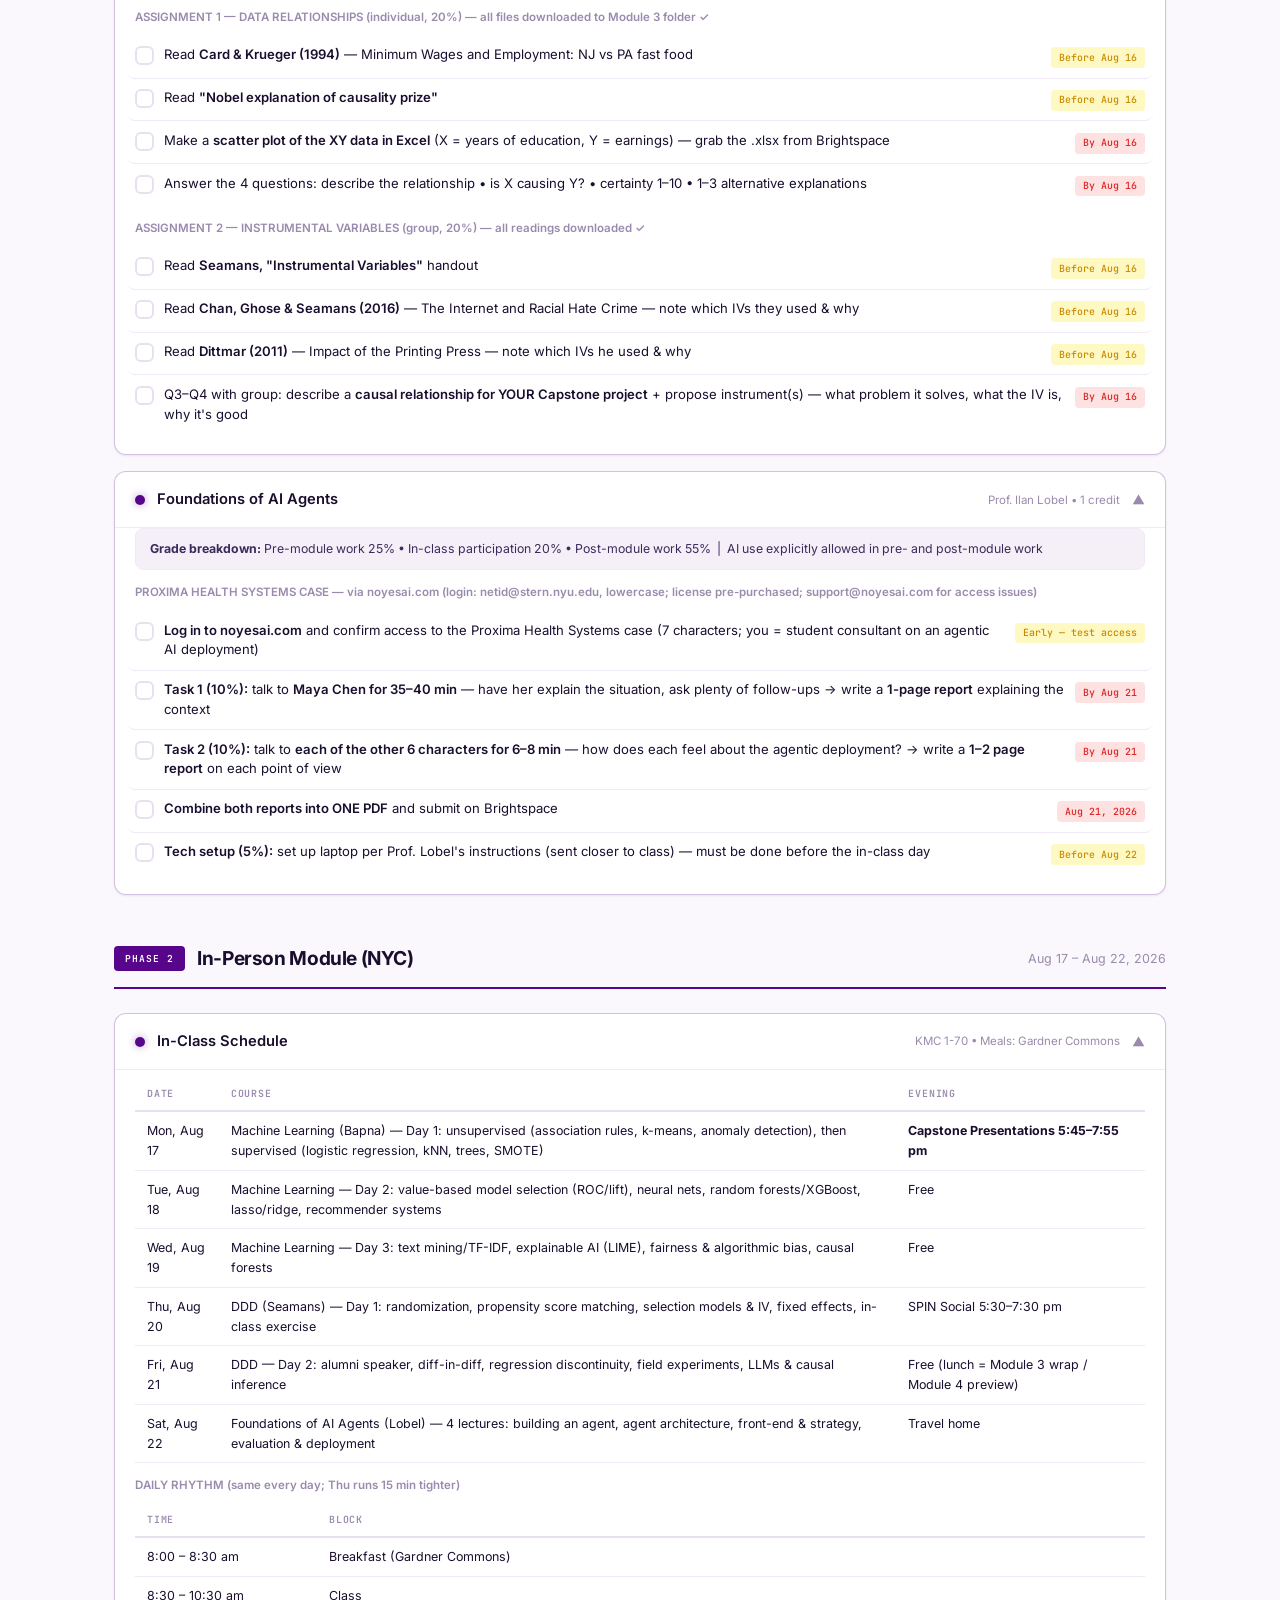
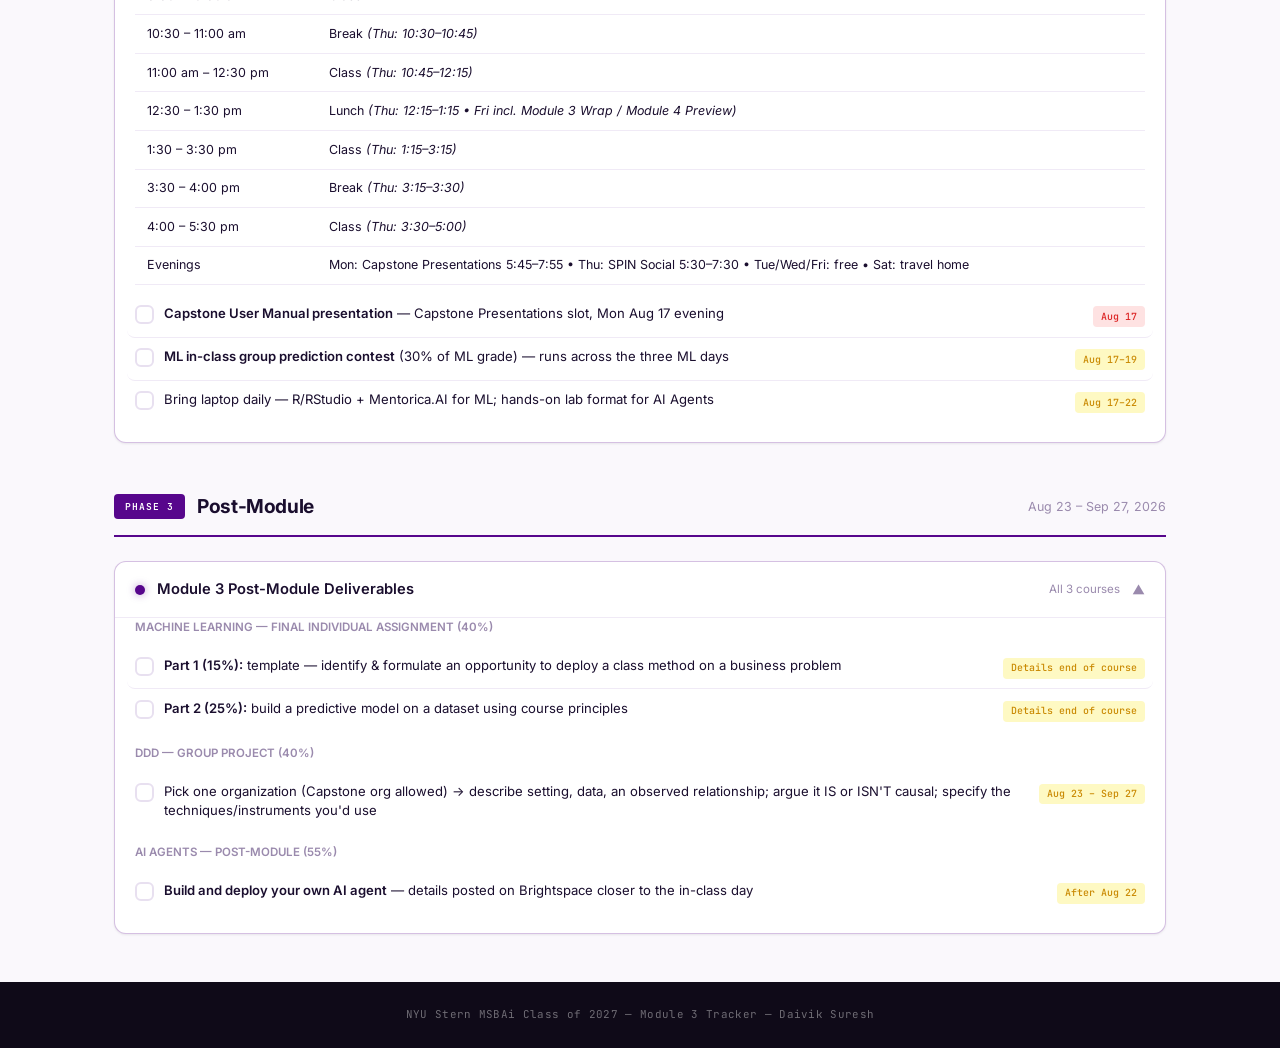
<file: module-3.html>
<!DOCTYPE html>
<html lang="en">
<head>
<meta name="robots" content="noindex">
<meta charset="UTF-8">
<meta name="viewport" content="width=device-width, initial-scale=1.0">
<title>Module 3 — MSBAi Tracker</title>
<link href="https://fonts.googleapis.com/css2?family=Inter:wght@300;400;500;600;700;800&family=JetBrains+Mono:wght@400;500&display=swap" rel="stylesheet">
<link rel="stylesheet" href="styles.css">
</head>
<body data-page="module-3">

<nav class="nav">
  <div class="nav-brand">
    <div class="nav-logo">NYU</div>
    <div class="nav-title"><span>MSBAi</span> Module 3 Tracker</div>
  </div>
  <ul class="nav-links">
    <li><a href="index.html">&larr; Home</a></li>
    <li><a href="#pre-module">Pre-Module</a></li>
    <li><a href="#in-person">In-Person</a></li>
    <li><a href="#post-module">Post-Module</a></li>
  </ul>
</nav>

<section class="hero">
  <h1>Module 3 <span>Summer 2026</span></h1>
  <p class="hero-sub">Machine Learning, Data Driven Decision Making, and Foundations of AI Agents &mdash; NYC.</p>
  <div class="hero-stats">
    <div><div class="hero-stat-val">3</div><div class="hero-stat-label">Courses</div></div>
    <div><div class="hero-stat-val">6</div><div class="hero-stat-label">Credits</div></div>
    <div><div class="hero-stat-val">Jul 13 &ndash; Sep 27</div><div class="hero-stat-label">Module Span</div></div>
    <div><div class="hero-stat-val">NYC</div><div class="hero-stat-label">Location</div></div>
  </div>
</section>

<div class="progress-section">
  <div class="progress-card">
    <div class="progress-header">
      <span class="progress-title">Module 3 Progress</span>
      <span class="progress-pct" id="progressPct">0%</span>
    </div>
    <div class="progress-bar-bg">
      <div class="progress-bar-fill" id="progressBar" style="width:0%"></div>
    </div>
  </div>
</div>

<div class="main">
<a href="index.html" class="back-link">&larr; Back to full-year tracker</a>

<div class="tbd-banner">
  <span>&#9432;</span>
  <div><strong>Syllabi loaded Jul 13.</strong> All three course syllabi + the official Module 3 week schedule (as of 07.13) are reflected below. Brightspace assignment details (DDD questions, Proxima case reports, ML post-module template) get added as they're released.</div>
</div>

<section class="phase" id="pre-module">
  <div class="phase-header">
    <span class="phase-badge">Phase 1</span>
    <span class="phase-title">Pre-Module</span>
    <span class="phase-dates">Jul 13 &ndash; Aug 16, 2026</span>
  </div>

  <div class="course-block open">
    <div class="course-header" onclick="toggleCourse(this)">
      <div class="course-dot dot-purple"></div>
      <div class="course-name">Machine Learning (using R)</div>
      <div class="course-prof">Prof. Ravi Bapna &bull; 3 credits</div>
      <div class="course-toggle">&#9660;</div>
    </div>
    <div class="course-body">
      <div style="margin-bottom:0.8rem;padding:10px 14px;background:var(--stern-purple-glow2);border:1px solid var(--border-light);border-radius:8px;font-size:0.77rem;color:var(--text-1);">
        <strong>Grade breakdown:</strong> Pre-module individual quiz 30% &bull; In-class group prediction contest 30% &bull; Post-module final individual assignment 40%
      </div>
      <p style="font-size:0.72rem;color:var(--text-3);margin-bottom:0.6rem;font-weight:600;">PRE-MODULE READING &mdash; Shmueli et&nbsp;al., <em>Machine Learning for Business Analytics (R, 2nd ed.)</em></p>
      <ul class="task-list">
        <li class="task-item"><div class="task-check" onclick="toggleCheck(this)"></div><div class="task-text">Read <strong>Chapter 2</strong> &mdash; overview of the machine learning process</div><span class="task-due due-upcoming">Before Aug 17</span></li>
        <li class="task-item"><div class="task-check" onclick="toggleCheck(this)"></div><div class="task-text">Read <strong>Chapter 6.1&ndash;6.3</strong> &mdash; multiple linear regression</div><span class="task-due due-upcoming">Before Aug 17</span></li>
        <li class="task-item"><div class="task-check" onclick="toggleCheck(this)"></div><div class="task-text">Read <strong>Chapter 7</strong> &mdash; k-nearest neighbors</div><span class="task-due due-upcoming">Before Aug 17</span></li>
        <li class="task-item"><div class="task-check" onclick="toggleCheck(this)"></div><div class="task-text">Read <strong>Chapter 9.1&ndash;9.8</strong> &mdash; classification &amp; regression trees</div><span class="task-due due-upcoming">Before Aug 17</span></li>
        <li class="task-item"><div class="task-check" onclick="toggleCheck(this)"></div><div class="task-text">Read <strong>Chapter 15.1</strong> &mdash; association rules</div><span class="task-due due-upcoming">Before Aug 17</span></li>
        <li class="task-item"><div class="task-check" onclick="toggleCheck(this)"></div><div class="task-text">Read <strong>Chapter 16.1&ndash;16.3 + 16.5</strong> &mdash; cluster analysis (incl. k-means)</div><span class="task-due due-upcoming">Before Aug 17</span></li>
      </ul>
      <p style="font-size:0.72rem;color:var(--text-3);margin:0.8rem 0 0.6rem;font-weight:600;">PRE-MODULE QUIZ (30% of grade)</p>
      <ul class="task-list">
        <li class="task-item"><div class="task-check" onclick="toggleCheck(this)"></div><div class="task-text"><strong>30-question quiz on Brightspace</strong> &mdash; open book, strictly individual (no collaboration)</div><span class="task-due due-soon">Midnight Aug 17 (EST)</span></li>
      </ul>
    </div>
  </div>

  <div class="course-block open">
    <div class="course-header" onclick="toggleCourse(this)">
      <div class="course-dot dot-purple"></div>
      <div class="course-name">Data Driven Decision Making</div>
      <div class="course-prof">Prof. Rob Seamans &bull; 2 credits</div>
      <div class="course-toggle">&#9660;</div>
    </div>
    <div class="course-body">
      <div style="margin-bottom:0.8rem;padding:10px 14px;background:var(--stern-purple-glow2);border:1px solid var(--border-light);border-radius:8px;font-size:0.77rem;color:var(--text-1);">
        <strong>Grade breakdown:</strong> Individual data viz assignment 20% &bull; Group IV assignment 20% &bull; In-class participation 20% &bull; Post-module group project 40% &nbsp;|&nbsp; Pre-module window: <strong>Jul 14 &ndash; Aug 16</strong>
      </div>
      <p style="font-size:0.72rem;color:var(--text-3);margin-bottom:0.6rem;font-weight:600;">ASSIGNMENT 1 &mdash; DATA RELATIONSHIPS (individual, 20%) &mdash; all files downloaded to Module 3 folder ✓</p>
      <ul class="task-list">
        <li class="task-item"><div class="task-check" onclick="toggleCheck(this)"></div><div class="task-text">Read <strong>Card &amp; Krueger (1994)</strong> &mdash; Minimum Wages and Employment: NJ vs PA fast food</div><span class="task-due due-upcoming">Before Aug 16</span></li>
        <li class="task-item"><div class="task-check" onclick="toggleCheck(this)"></div><div class="task-text">Read <strong>"Nobel explanation of causality prize"</strong></div><span class="task-due due-upcoming">Before Aug 16</span></li>
        <li class="task-item"><div class="task-check" onclick="toggleCheck(this)"></div><div class="task-text">Make a <strong>scatter plot of the XY data in Excel</strong> (X = years of education, Y = earnings) &mdash; grab the .xlsx from Brightspace</div><span class="task-due due-soon">By Aug 16</span></li>
        <li class="task-item"><div class="task-check" onclick="toggleCheck(this)"></div><div class="task-text">Answer the 4 questions: describe the relationship &bull; is X causing Y? &bull; certainty 1&ndash;10 &bull; 1&ndash;3 alternative explanations</div><span class="task-due due-soon">By Aug 16</span></li>
      </ul>
      <p style="font-size:0.72rem;color:var(--text-3);margin:0.8rem 0 0.6rem;font-weight:600;">ASSIGNMENT 2 &mdash; INSTRUMENTAL VARIABLES (group, 20%) &mdash; all readings downloaded ✓</p>
      <ul class="task-list">
        <li class="task-item"><div class="task-check" onclick="toggleCheck(this)"></div><div class="task-text">Read <strong>Seamans, "Instrumental Variables"</strong> handout</div><span class="task-due due-upcoming">Before Aug 16</span></li>
        <li class="task-item"><div class="task-check" onclick="toggleCheck(this)"></div><div class="task-text">Read <strong>Chan, Ghose &amp; Seamans (2016)</strong> &mdash; The Internet and Racial Hate Crime &mdash; note which IVs they used &amp; why</div><span class="task-due due-upcoming">Before Aug 16</span></li>
        <li class="task-item"><div class="task-check" onclick="toggleCheck(this)"></div><div class="task-text">Read <strong>Dittmar (2011)</strong> &mdash; Impact of the Printing Press &mdash; note which IVs he used &amp; why</div><span class="task-due due-upcoming">Before Aug 16</span></li>
        <li class="task-item"><div class="task-check" onclick="toggleCheck(this)"></div><div class="task-text">Q3&ndash;Q4 with group: describe a <strong>causal relationship for YOUR Capstone project</strong> + propose instrument(s) &mdash; what problem it solves, what the IV is, why it's good</div><span class="task-due due-soon">By Aug 16</span></li>
      </ul>
    </div>
  </div>

  <div class="course-block open">
    <div class="course-header" onclick="toggleCourse(this)">
      <div class="course-dot dot-purple"></div>
      <div class="course-name">Foundations of AI Agents</div>
      <div class="course-prof">Prof. Ilan Lobel &bull; 1 credit</div>
      <div class="course-toggle">&#9660;</div>
    </div>
    <div class="course-body">
      <div style="margin-bottom:0.8rem;padding:10px 14px;background:var(--stern-purple-glow2);border:1px solid var(--border-light);border-radius:8px;font-size:0.77rem;color:var(--text-1);">
        <strong>Grade breakdown:</strong> Pre-module work 25% &bull; In-class participation 20% &bull; Post-module work 55% &nbsp;|&nbsp; AI use explicitly allowed in pre- and post-module work
      </div>
      <p style="font-size:0.72rem;color:var(--text-3);margin-bottom:0.6rem;font-weight:600;">PROXIMA HEALTH SYSTEMS CASE &mdash; via noyesai.com (login: netid@stern.nyu.edu, lowercase; license pre-purchased; support@noyesai.com for access issues)</p>
      <ul class="task-list">
        <li class="task-item"><div class="task-check" onclick="toggleCheck(this)"></div><div class="task-text"><strong>Log in to noyesai.com</strong> and confirm access to the Proxima Health Systems case (7 characters; you = student consultant on an agentic AI deployment)</div><span class="task-due due-upcoming">Early &mdash; test access</span></li>
        <li class="task-item"><div class="task-check" onclick="toggleCheck(this)"></div><div class="task-text"><strong>Task 1 (10%):</strong> talk to <strong>Maya Chen for 35&ndash;40 min</strong> &mdash; have her explain the situation, ask plenty of follow-ups &rarr; write a <strong>1-page report</strong> explaining the context</div><span class="task-due due-soon">By Aug 21</span></li>
        <li class="task-item"><div class="task-check" onclick="toggleCheck(this)"></div><div class="task-text"><strong>Task 2 (10%):</strong> talk to <strong>each of the other 6 characters for 6&ndash;8 min</strong> &mdash; how does each feel about the agentic deployment? &rarr; write a <strong>1&ndash;2 page report</strong> on each point of view</div><span class="task-due due-soon">By Aug 21</span></li>
        <li class="task-item"><div class="task-check" onclick="toggleCheck(this)"></div><div class="task-text"><strong>Combine both reports into ONE PDF</strong> and submit on Brightspace</div><span class="task-due due-soon">Aug 21, 2026</span></li>
        <li class="task-item"><div class="task-check" onclick="toggleCheck(this)"></div><div class="task-text"><strong>Tech setup (5%):</strong> set up laptop per Prof. Lobel's instructions (sent closer to class) &mdash; must be done before the in-class day</div><span class="task-due due-upcoming">Before Aug 22</span></li>
      </ul>
    </div>
  </div>
</section>

<section class="phase" id="in-person">
  <div class="phase-header">
    <span class="phase-badge">Phase 2</span>
    <span class="phase-title">In-Person Module (NYC)</span>
    <span class="phase-dates">Aug 17 &ndash; Aug 22, 2026</span>
  </div>

  <div class="course-block open">
    <div class="course-header" onclick="toggleCourse(this)">
      <div class="course-dot dot-purple"></div>
      <div class="course-name">In-Class Schedule</div>
      <div class="course-prof">KMC 1-70 &bull; Meals: Gardner Commons</div>
      <div class="course-toggle">&#9660;</div>
    </div>
    <div class="course-body">
      <table class="schedule-table">
        <thead><tr><th>Date</th><th>Course</th><th>Evening</th></tr></thead>
        <tbody>
          <tr><td>Mon, Aug 17</td><td>Machine Learning (Bapna) &mdash; Day 1: unsupervised (association rules, k-means, anomaly detection), then supervised (logistic regression, kNN, trees, SMOTE)</td><td><strong>Capstone Presentations 5:45&ndash;7:55 pm</strong></td></tr>
          <tr><td>Tue, Aug 18</td><td>Machine Learning &mdash; Day 2: value-based model selection (ROC/lift), neural nets, random forests/XGBoost, lasso/ridge, recommender systems</td><td>Free</td></tr>
          <tr><td>Wed, Aug 19</td><td>Machine Learning &mdash; Day 3: text mining/TF-IDF, explainable AI (LIME), fairness &amp; algorithmic bias, causal forests</td><td>Free</td></tr>
          <tr><td>Thu, Aug 20</td><td>DDD (Seamans) &mdash; Day 1: randomization, propensity score matching, selection models &amp; IV, fixed effects, in-class exercise</td><td>SPIN Social 5:30&ndash;7:30 pm</td></tr>
          <tr><td>Fri, Aug 21</td><td>DDD &mdash; Day 2: alumni speaker, diff-in-diff, regression discontinuity, field experiments, LLMs &amp; causal inference</td><td>Free (lunch = Module 3 wrap / Module 4 preview)</td></tr>
          <tr><td>Sat, Aug 22</td><td>Foundations of AI Agents (Lobel) &mdash; 4 lectures: building an agent, agent architecture, front-end &amp; strategy, evaluation &amp; deployment</td><td>Travel home</td></tr>
        </tbody>
      </table>
      <p style="font-size:0.72rem;color:var(--text-3);margin:0.8rem 0 0.6rem;font-weight:600;">DAILY RHYTHM (same every day; Thu runs 15 min tighter)</p>
      <table class="schedule-table">
        <thead><tr><th>Time</th><th>Block</th></tr></thead>
        <tbody>
          <tr><td>8:00 &ndash; 8:30 am</td><td>Breakfast (Gardner Commons)</td></tr>
          <tr><td>8:30 &ndash; 10:30 am</td><td>Class</td></tr>
          <tr><td>10:30 &ndash; 11:00 am</td><td>Break <em>(Thu: 10:30&ndash;10:45)</em></td></tr>
          <tr><td>11:00 am &ndash; 12:30 pm</td><td>Class <em>(Thu: 10:45&ndash;12:15)</em></td></tr>
          <tr><td>12:30 &ndash; 1:30 pm</td><td>Lunch <em>(Thu: 12:15&ndash;1:15 &bull; Fri incl. Module 3 Wrap / Module 4 Preview)</em></td></tr>
          <tr><td>1:30 &ndash; 3:30 pm</td><td>Class <em>(Thu: 1:15&ndash;3:15)</em></td></tr>
          <tr><td>3:30 &ndash; 4:00 pm</td><td>Break <em>(Thu: 3:15&ndash;3:30)</em></td></tr>
          <tr><td>4:00 &ndash; 5:30 pm</td><td>Class <em>(Thu: 3:30&ndash;5:00)</em></td></tr>
          <tr><td>Evenings</td><td>Mon: Capstone Presentations 5:45&ndash;7:55 &bull; Thu: SPIN Social 5:30&ndash;7:30 &bull; Tue/Wed/Fri: free &bull; Sat: travel home</td></tr>
        </tbody>
      </table>
      <ul class="task-list" style="margin-top:0.6rem;">
        <li class="task-item"><div class="task-check" onclick="toggleCheck(this)"></div><div class="task-text"><strong>Capstone User Manual presentation</strong> &mdash; Capstone Presentations slot, Mon Aug 17 evening</div><span class="task-due due-soon">Aug 17</span></li>
        <li class="task-item"><div class="task-check" onclick="toggleCheck(this)"></div><div class="task-text"><strong>ML in-class group prediction contest</strong> (30% of ML grade) &mdash; runs across the three ML days</div><span class="task-due due-upcoming">Aug 17&ndash;19</span></li>
        <li class="task-item"><div class="task-check" onclick="toggleCheck(this)"></div><div class="task-text">Bring laptop daily &mdash; R/RStudio + Mentorica.AI for ML; hands-on lab format for AI Agents</div><span class="task-due due-upcoming">Aug 17&ndash;22</span></li>
      </ul>
    </div>
  </div>
</section>

<section class="phase" id="post-module">
  <div class="phase-header">
    <span class="phase-badge">Phase 3</span>
    <span class="phase-title">Post-Module</span>
    <span class="phase-dates">Aug 23 &ndash; Sep 27, 2026</span>
  </div>

  <div class="course-block open">
    <div class="course-header" onclick="toggleCourse(this)">
      <div class="course-dot dot-purple"></div>
      <div class="course-name">Module 3 Post-Module Deliverables</div>
      <div class="course-prof">All 3 courses</div>
      <div class="course-toggle">&#9660;</div>
    </div>
    <div class="course-body">
      <p style="font-size:0.72rem;color:var(--text-3);margin-bottom:0.6rem;font-weight:600;">MACHINE LEARNING &mdash; FINAL INDIVIDUAL ASSIGNMENT (40%)</p>
      <ul class="task-list">
        <li class="task-item"><div class="task-check" onclick="toggleCheck(this)"></div><div class="task-text"><strong>Part 1 (15%):</strong> template &mdash; identify &amp; formulate an opportunity to deploy a class method on a business problem</div><span class="task-due due-upcoming">Details end of course</span></li>
        <li class="task-item"><div class="task-check" onclick="toggleCheck(this)"></div><div class="task-text"><strong>Part 2 (25%):</strong> build a predictive model on a dataset using course principles</div><span class="task-due due-upcoming">Details end of course</span></li>
      </ul>
      <p style="font-size:0.72rem;color:var(--text-3);margin:0.8rem 0 0.6rem;font-weight:600;">DDD &mdash; GROUP PROJECT (40%)</p>
      <ul class="task-list">
        <li class="task-item"><div class="task-check" onclick="toggleCheck(this)"></div><div class="task-text">Pick one organization (Capstone org allowed) &rarr; describe setting, data, an observed relationship; argue it IS or ISN'T causal; specify the techniques/instruments you'd use</div><span class="task-due due-upcoming">Aug 23 &ndash; Sep 27</span></li>
      </ul>
      <p style="font-size:0.72rem;color:var(--text-3);margin:0.8rem 0 0.6rem;font-weight:600;">AI AGENTS &mdash; POST-MODULE (55%)</p>
      <ul class="task-list">
        <li class="task-item"><div class="task-check" onclick="toggleCheck(this)"></div><div class="task-text"><strong>Build and deploy your own AI agent</strong> &mdash; details posted on Brightspace closer to the in-class day</div><span class="task-due due-upcoming">After Aug 22</span></li>
      </ul>
    </div>
  </div>
</section>

</div>

<footer class="footer">
  NYU Stern MSBAi Class of 2027 &mdash; Module 3 Tracker &mdash; Daivik Suresh
</footer>

<script src="script.js"></script>
</body>
</html>
</file>
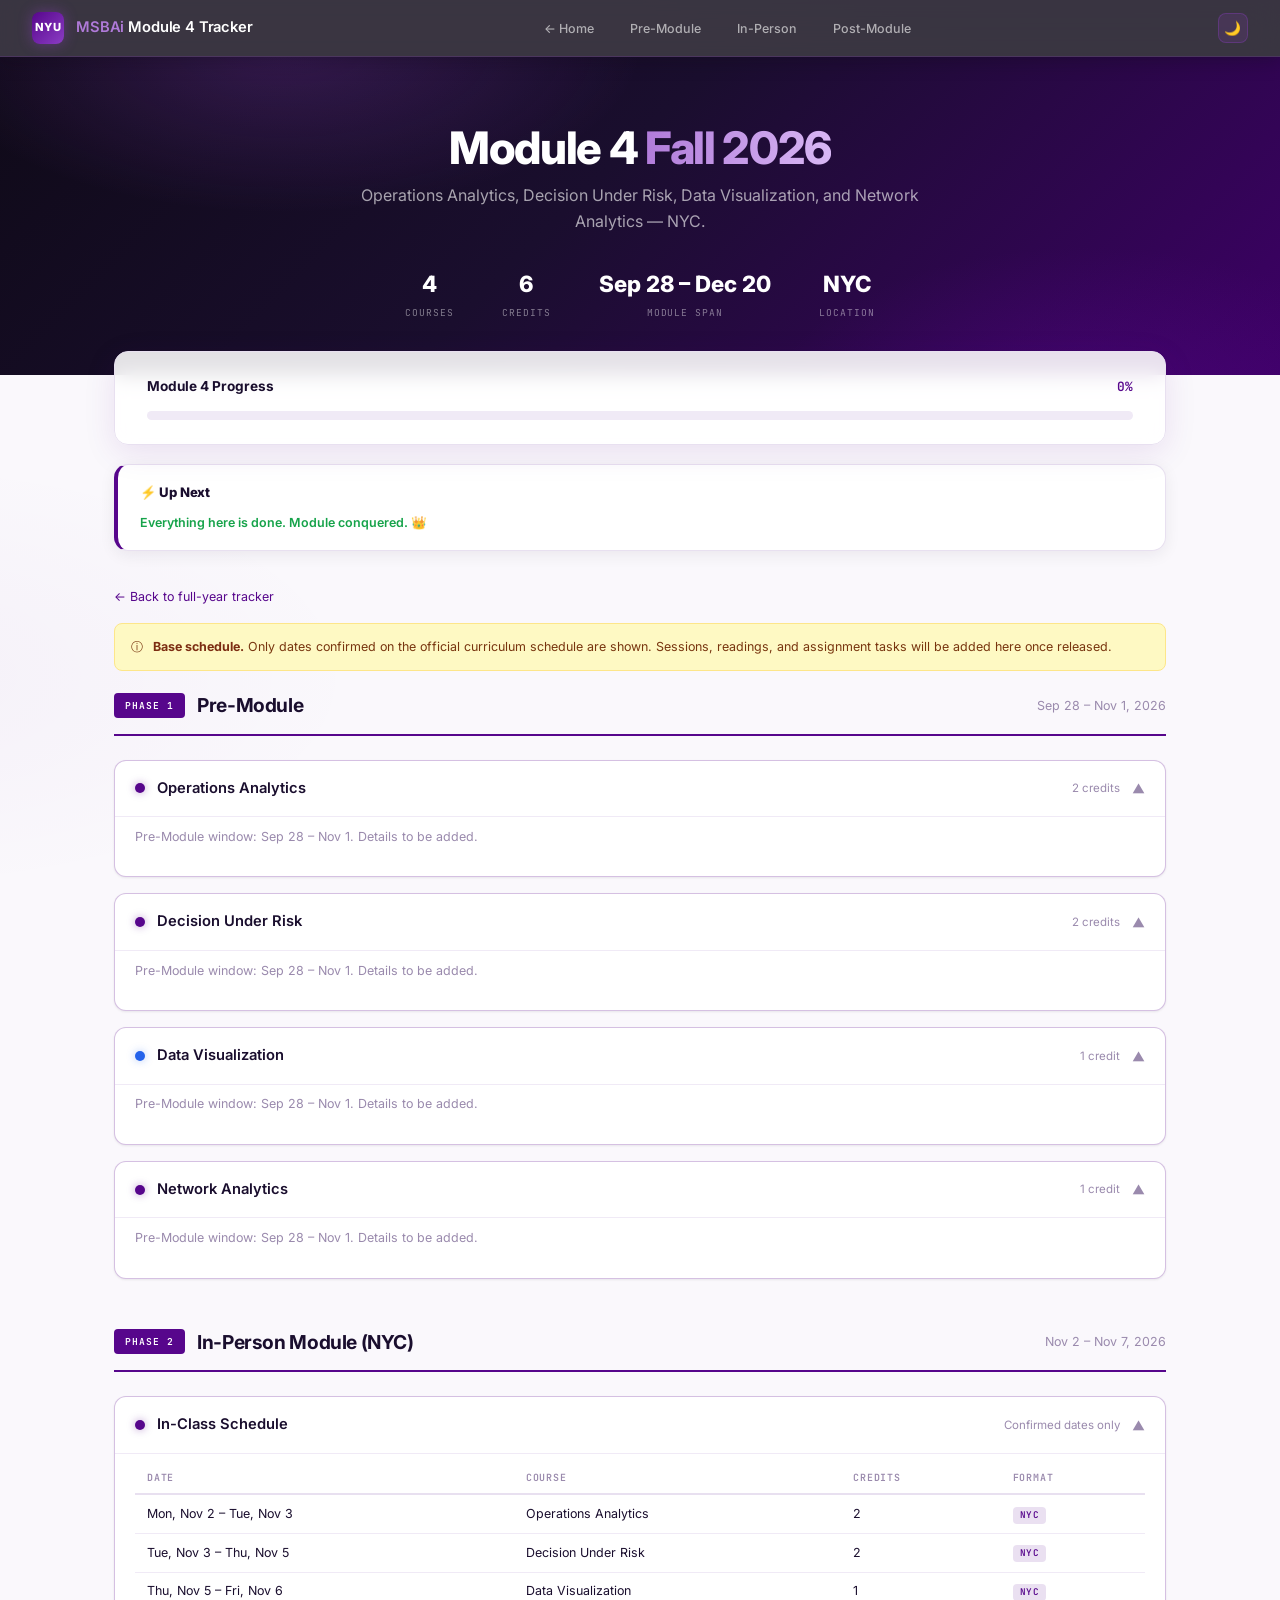
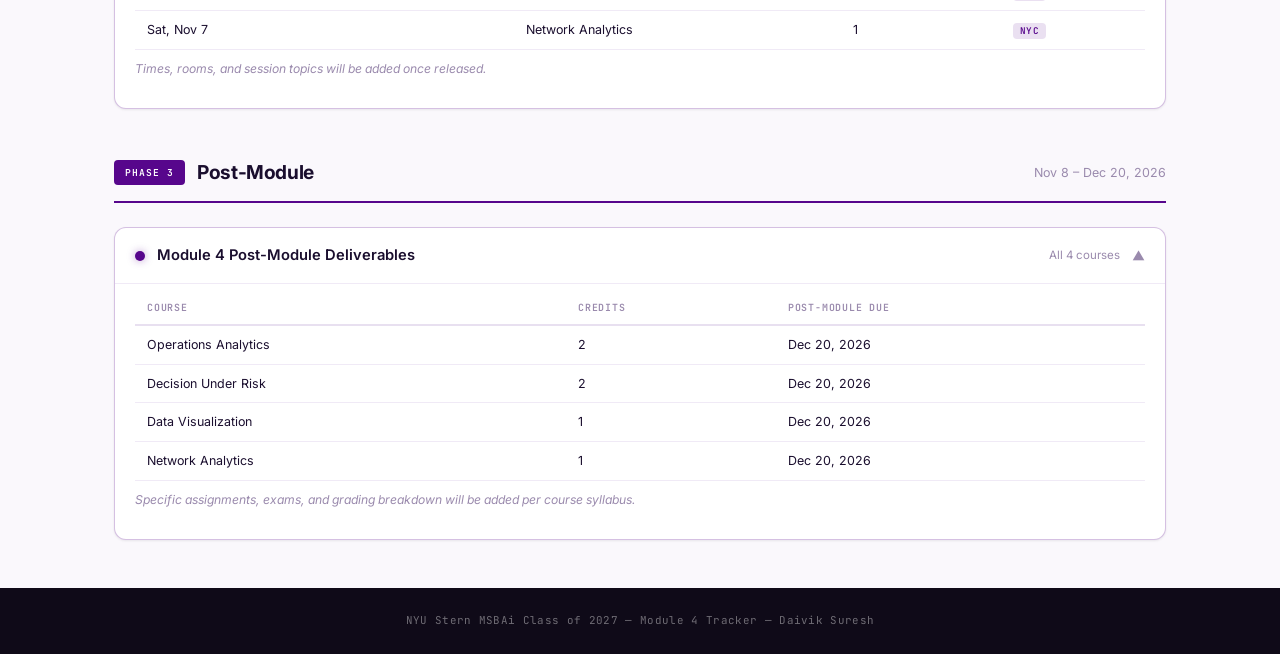
<file: module-4.html>
<!DOCTYPE html>
<html lang="en">
<head>
<meta name="robots" content="noindex">
<meta charset="UTF-8">
<meta name="viewport" content="width=device-width, initial-scale=1.0">
<title>Module 4 — MSBAi Tracker</title>
<link href="https://fonts.googleapis.com/css2?family=Inter:wght@300;400;500;600;700;800&family=JetBrains+Mono:wght@400;500&display=swap" rel="stylesheet">
<link rel="stylesheet" href="styles.css">
</head>
<body data-page="module-4">

<nav class="nav">
  <div class="nav-brand">
    <div class="nav-logo">NYU</div>
    <div class="nav-title"><span>MSBAi</span> Module 4 Tracker</div>
  </div>
  <ul class="nav-links">
    <li><a href="index.html">&larr; Home</a></li>
    <li><a href="#pre-module">Pre-Module</a></li>
    <li><a href="#in-person">In-Person</a></li>
    <li><a href="#post-module">Post-Module</a></li>
  </ul>
</nav>

<section class="hero">
  <h1>Module 4 <span>Fall 2026</span></h1>
  <p class="hero-sub">Operations Analytics, Decision Under Risk, Data Visualization, and Network Analytics &mdash; NYC.</p>
  <div class="hero-stats">
    <div><div class="hero-stat-val">4</div><div class="hero-stat-label">Courses</div></div>
    <div><div class="hero-stat-val">6</div><div class="hero-stat-label">Credits</div></div>
    <div><div class="hero-stat-val">Sep 28 &ndash; Dec 20</div><div class="hero-stat-label">Module Span</div></div>
    <div><div class="hero-stat-val">NYC</div><div class="hero-stat-label">Location</div></div>
  </div>
</section>

<div class="progress-section">
  <div class="progress-card">
    <div class="progress-header">
      <span class="progress-title">Module 4 Progress</span>
      <span class="progress-pct" id="progressPct">0%</span>
    </div>
    <div class="progress-bar-bg">
      <div class="progress-bar-fill" id="progressBar" style="width:0%"></div>
    </div>
  </div>
</div>

<div class="main">
<a href="index.html" class="back-link">&larr; Back to full-year tracker</a>

<div class="tbd-banner">
  <span>&#9432;</span>
  <div><strong>Base schedule.</strong> Only dates confirmed on the official curriculum schedule are shown. Sessions, readings, and assignment tasks will be added here once released.</div>
</div>

<section class="phase" id="pre-module">
  <div class="phase-header">
    <span class="phase-badge">Phase 1</span>
    <span class="phase-title">Pre-Module</span>
    <span class="phase-dates">Sep 28 &ndash; Nov 1, 2026</span>
  </div>

  <div class="course-block open">
    <div class="course-header" onclick="toggleCourse(this)">
      <div class="course-dot dot-purple"></div>
      <div class="course-name">Operations Analytics</div>
      <div class="course-prof">2 credits</div>
      <div class="course-toggle">&#9660;</div>
    </div>
    <div class="course-body"><p style="font-size:0.78rem;color:var(--text-3);padding:0.6rem 0;">Pre-Module window: Sep 28 &ndash; Nov 1. Details to be added.</p></div>
  </div>

  <div class="course-block open">
    <div class="course-header" onclick="toggleCourse(this)">
      <div class="course-dot dot-purple"></div>
      <div class="course-name">Decision Under Risk</div>
      <div class="course-prof">2 credits</div>
      <div class="course-toggle">&#9660;</div>
    </div>
    <div class="course-body"><p style="font-size:0.78rem;color:var(--text-3);padding:0.6rem 0;">Pre-Module window: Sep 28 &ndash; Nov 1. Details to be added.</p></div>
  </div>

  <div class="course-block open">
    <div class="course-header" onclick="toggleCourse(this)">
      <div class="course-dot dot-blue"></div>
      <div class="course-name">Data Visualization</div>
      <div class="course-prof">1 credit</div>
      <div class="course-toggle">&#9660;</div>
    </div>
    <div class="course-body"><p style="font-size:0.78rem;color:var(--text-3);padding:0.6rem 0;">Pre-Module window: Sep 28 &ndash; Nov 1. Details to be added.</p></div>
  </div>

  <div class="course-block open">
    <div class="course-header" onclick="toggleCourse(this)">
      <div class="course-dot dot-purple"></div>
      <div class="course-name">Network Analytics</div>
      <div class="course-prof">1 credit</div>
      <div class="course-toggle">&#9660;</div>
    </div>
    <div class="course-body"><p style="font-size:0.78rem;color:var(--text-3);padding:0.6rem 0;">Pre-Module window: Sep 28 &ndash; Nov 1. Details to be added.</p></div>
  </div>
</section>

<section class="phase" id="in-person">
  <div class="phase-header">
    <span class="phase-badge">Phase 2</span>
    <span class="phase-title">In-Person Module (NYC)</span>
    <span class="phase-dates">Nov 2 &ndash; Nov 7, 2026</span>
  </div>

  <div class="course-block open">
    <div class="course-header" onclick="toggleCourse(this)">
      <div class="course-dot dot-purple"></div>
      <div class="course-name">In-Class Schedule</div>
      <div class="course-prof">Confirmed dates only</div>
      <div class="course-toggle">&#9660;</div>
    </div>
    <div class="course-body">
      <table class="schedule-table">
        <thead><tr><th>Date</th><th>Course</th><th>Credits</th><th>Format</th></tr></thead>
        <tbody>
          <tr><td>Mon, Nov 2 &ndash; Tue, Nov 3</td><td>Operations Analytics</td><td>2</td><td><span class="badge-inperson">NYC</span></td></tr>
          <tr><td>Tue, Nov 3 &ndash; Thu, Nov 5</td><td>Decision Under Risk</td><td>2</td><td><span class="badge-inperson">NYC</span></td></tr>
          <tr><td>Thu, Nov 5 &ndash; Fri, Nov 6</td><td>Data Visualization</td><td>1</td><td><span class="badge-inperson">NYC</span></td></tr>
          <tr><td>Sat, Nov 7</td><td>Network Analytics</td><td>1</td><td><span class="badge-inperson">NYC</span></td></tr>
        </tbody>
      </table>
      <p style="font-size:0.76rem;color:var(--text-3);padding:0.6rem 0;font-style:italic;">Times, rooms, and session topics will be added once released.</p>
    </div>
  </div>
</section>

<section class="phase" id="post-module">
  <div class="phase-header">
    <span class="phase-badge">Phase 3</span>
    <span class="phase-title">Post-Module</span>
    <span class="phase-dates">Nov 8 &ndash; Dec 20, 2026</span>
  </div>

  <div class="course-block open">
    <div class="course-header" onclick="toggleCourse(this)">
      <div class="course-dot dot-purple"></div>
      <div class="course-name">Module 4 Post-Module Deliverables</div>
      <div class="course-prof">All 4 courses</div>
      <div class="course-toggle">&#9660;</div>
    </div>
    <div class="course-body">
      <table class="schedule-table">
        <thead><tr><th>Course</th><th>Credits</th><th>Post-Module Due</th></tr></thead>
        <tbody>
          <tr><td>Operations Analytics</td><td>2</td><td>Dec 20, 2026</td></tr>
          <tr><td>Decision Under Risk</td><td>2</td><td>Dec 20, 2026</td></tr>
          <tr><td>Data Visualization</td><td>1</td><td>Dec 20, 2026</td></tr>
          <tr><td>Network Analytics</td><td>1</td><td>Dec 20, 2026</td></tr>
        </tbody>
      </table>
      <p style="font-size:0.76rem;color:var(--text-3);padding:0.6rem 0;font-style:italic;">Specific assignments, exams, and grading breakdown will be added per course syllabus.</p>
    </div>
  </div>
</section>

</div>

<footer class="footer">
  NYU Stern MSBAi Class of 2027 &mdash; Module 4 Tracker &mdash; Daivik Suresh
</footer>

<script src="script.js"></script>
</body>
</html>
</file>
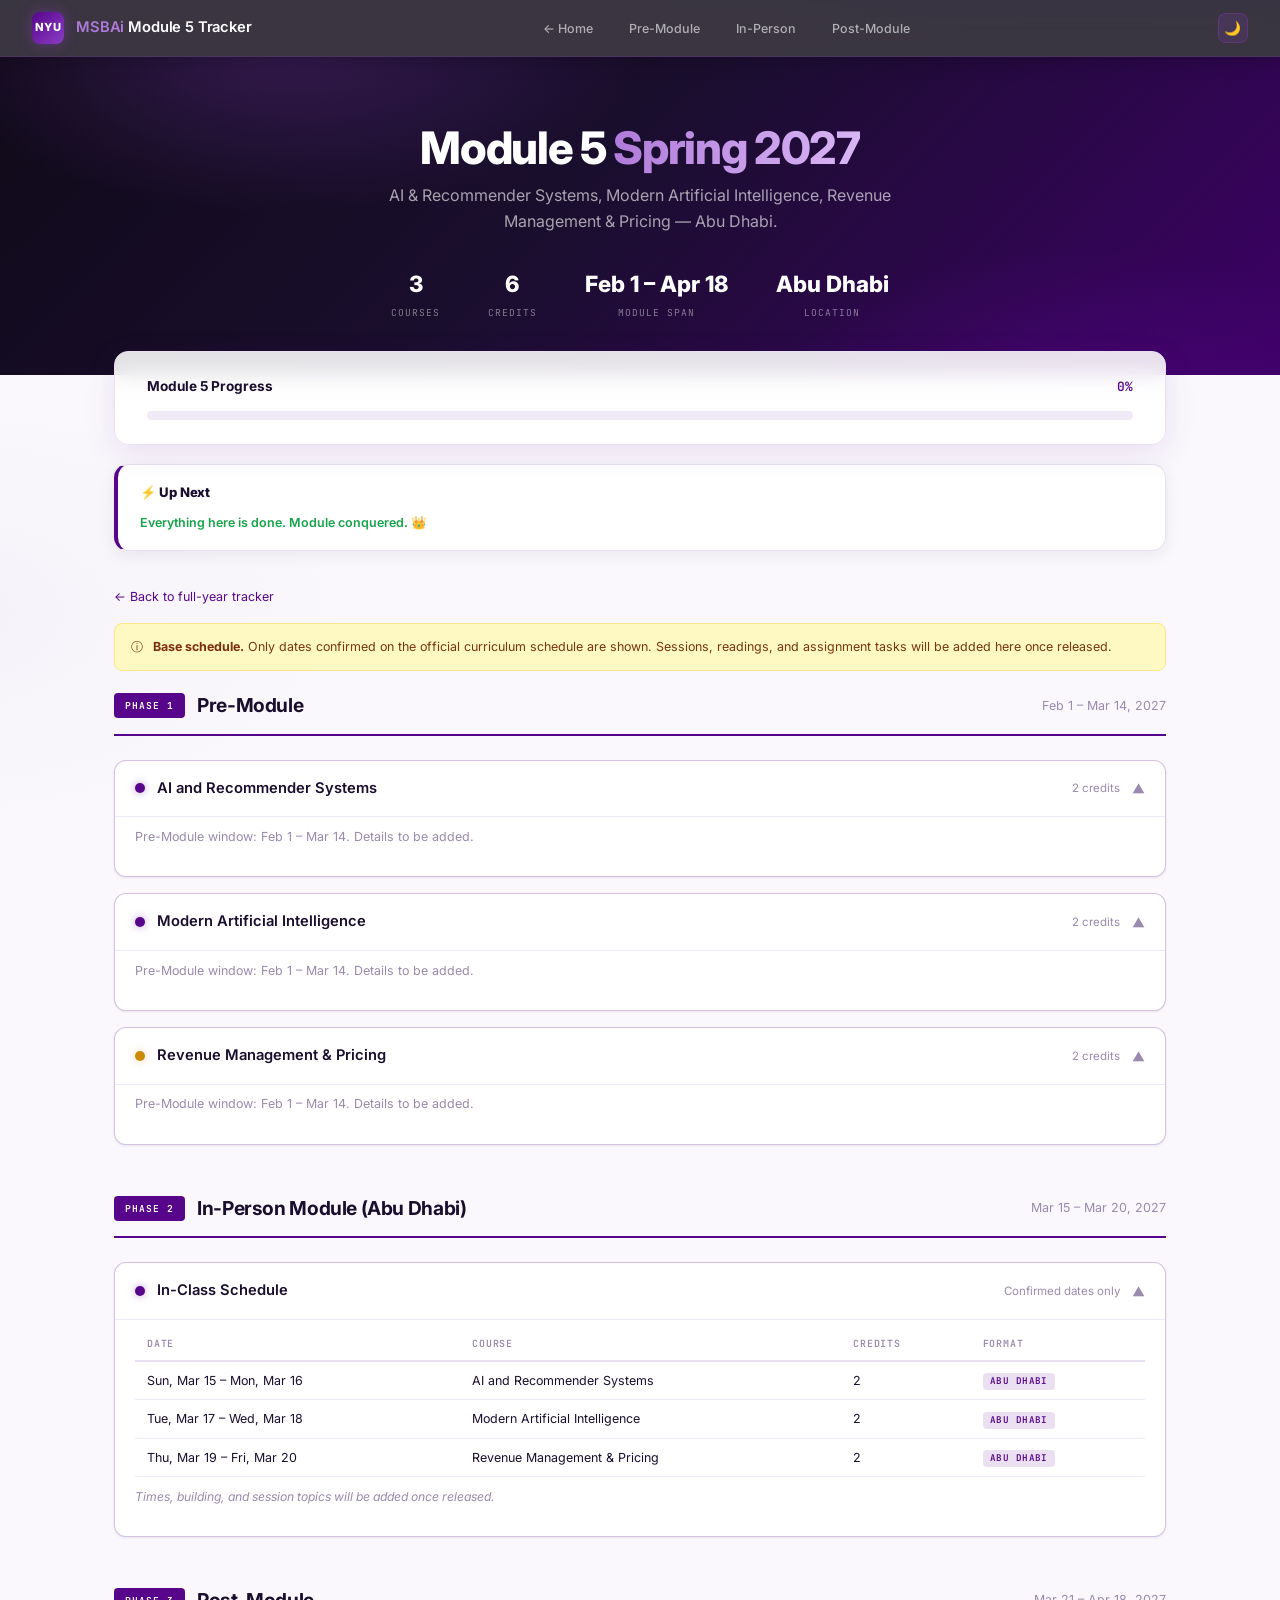
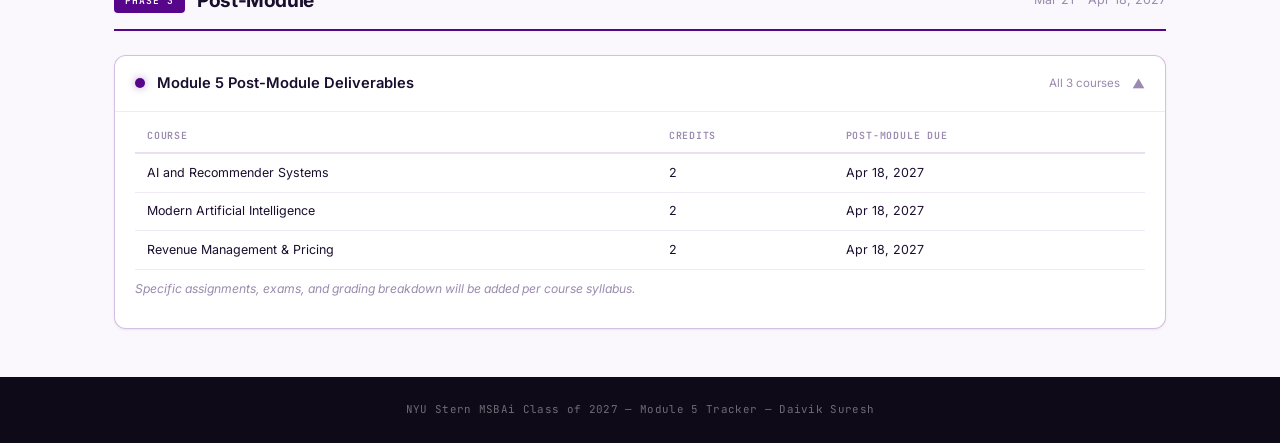
<file: module-5.html>
<!DOCTYPE html>
<html lang="en">
<head>
<meta name="robots" content="noindex">
<meta charset="UTF-8">
<meta name="viewport" content="width=device-width, initial-scale=1.0">
<title>Module 5 — MSBAi Tracker</title>
<link href="https://fonts.googleapis.com/css2?family=Inter:wght@300;400;500;600;700;800&family=JetBrains+Mono:wght@400;500&display=swap" rel="stylesheet">
<link rel="stylesheet" href="styles.css">
</head>
<body data-page="module-5">

<nav class="nav">
  <div class="nav-brand">
    <div class="nav-logo">NYU</div>
    <div class="nav-title"><span>MSBAi</span> Module 5 Tracker</div>
  </div>
  <ul class="nav-links">
    <li><a href="index.html">&larr; Home</a></li>
    <li><a href="#pre-module">Pre-Module</a></li>
    <li><a href="#in-person">In-Person</a></li>
    <li><a href="#post-module">Post-Module</a></li>
  </ul>
</nav>

<section class="hero">
  <h1>Module 5 <span>Spring 2027</span></h1>
  <p class="hero-sub">AI &amp; Recommender Systems, Modern Artificial Intelligence, Revenue Management &amp; Pricing &mdash; Abu Dhabi.</p>
  <div class="hero-stats">
    <div><div class="hero-stat-val">3</div><div class="hero-stat-label">Courses</div></div>
    <div><div class="hero-stat-val">6</div><div class="hero-stat-label">Credits</div></div>
    <div><div class="hero-stat-val">Feb 1 &ndash; Apr 18</div><div class="hero-stat-label">Module Span</div></div>
    <div><div class="hero-stat-val">Abu Dhabi</div><div class="hero-stat-label">Location</div></div>
  </div>
</section>

<div class="progress-section">
  <div class="progress-card">
    <div class="progress-header">
      <span class="progress-title">Module 5 Progress</span>
      <span class="progress-pct" id="progressPct">0%</span>
    </div>
    <div class="progress-bar-bg">
      <div class="progress-bar-fill" id="progressBar" style="width:0%"></div>
    </div>
  </div>
</div>

<div class="main">
<a href="index.html" class="back-link">&larr; Back to full-year tracker</a>

<div class="tbd-banner">
  <span>&#9432;</span>
  <div><strong>Base schedule.</strong> Only dates confirmed on the official curriculum schedule are shown. Sessions, readings, and assignment tasks will be added here once released.</div>
</div>

<section class="phase" id="pre-module">
  <div class="phase-header">
    <span class="phase-badge">Phase 1</span>
    <span class="phase-title">Pre-Module</span>
    <span class="phase-dates">Feb 1 &ndash; Mar 14, 2027</span>
  </div>

  <div class="course-block open">
    <div class="course-header" onclick="toggleCourse(this)">
      <div class="course-dot dot-purple"></div>
      <div class="course-name">AI and Recommender Systems</div>
      <div class="course-prof">2 credits</div>
      <div class="course-toggle">&#9660;</div>
    </div>
    <div class="course-body"><p style="font-size:0.78rem;color:var(--text-3);padding:0.6rem 0;">Pre-Module window: Feb 1 &ndash; Mar 14. Details to be added.</p></div>
  </div>

  <div class="course-block open">
    <div class="course-header" onclick="toggleCourse(this)">
      <div class="course-dot dot-purple"></div>
      <div class="course-name">Modern Artificial Intelligence</div>
      <div class="course-prof">2 credits</div>
      <div class="course-toggle">&#9660;</div>
    </div>
    <div class="course-body"><p style="font-size:0.78rem;color:var(--text-3);padding:0.6rem 0;">Pre-Module window: Feb 1 &ndash; Mar 14. Details to be added.</p></div>
  </div>

  <div class="course-block open">
    <div class="course-header" onclick="toggleCourse(this)">
      <div class="course-dot dot-yellow"></div>
      <div class="course-name">Revenue Management &amp; Pricing</div>
      <div class="course-prof">2 credits</div>
      <div class="course-toggle">&#9660;</div>
    </div>
    <div class="course-body"><p style="font-size:0.78rem;color:var(--text-3);padding:0.6rem 0;">Pre-Module window: Feb 1 &ndash; Mar 14. Details to be added.</p></div>
  </div>
</section>

<section class="phase" id="in-person">
  <div class="phase-header">
    <span class="phase-badge">Phase 2</span>
    <span class="phase-title">In-Person Module (Abu Dhabi)</span>
    <span class="phase-dates">Mar 15 &ndash; Mar 20, 2027</span>
  </div>

  <div class="course-block open">
    <div class="course-header" onclick="toggleCourse(this)">
      <div class="course-dot dot-purple"></div>
      <div class="course-name">In-Class Schedule</div>
      <div class="course-prof">Confirmed dates only</div>
      <div class="course-toggle">&#9660;</div>
    </div>
    <div class="course-body">
      <table class="schedule-table">
        <thead><tr><th>Date</th><th>Course</th><th>Credits</th><th>Format</th></tr></thead>
        <tbody>
          <tr><td>Sun, Mar 15 &ndash; Mon, Mar 16</td><td>AI and Recommender Systems</td><td>2</td><td><span class="badge-inperson">Abu Dhabi</span></td></tr>
          <tr><td>Tue, Mar 17 &ndash; Wed, Mar 18</td><td>Modern Artificial Intelligence</td><td>2</td><td><span class="badge-inperson">Abu Dhabi</span></td></tr>
          <tr><td>Thu, Mar 19 &ndash; Fri, Mar 20</td><td>Revenue Management &amp; Pricing</td><td>2</td><td><span class="badge-inperson">Abu Dhabi</span></td></tr>
        </tbody>
      </table>
      <p style="font-size:0.76rem;color:var(--text-3);padding:0.6rem 0;font-style:italic;">Times, building, and session topics will be added once released.</p>
    </div>
  </div>
</section>

<section class="phase" id="post-module">
  <div class="phase-header">
    <span class="phase-badge">Phase 3</span>
    <span class="phase-title">Post-Module</span>
    <span class="phase-dates">Mar 21 &ndash; Apr 18, 2027</span>
  </div>

  <div class="course-block open">
    <div class="course-header" onclick="toggleCourse(this)">
      <div class="course-dot dot-purple"></div>
      <div class="course-name">Module 5 Post-Module Deliverables</div>
      <div class="course-prof">All 3 courses</div>
      <div class="course-toggle">&#9660;</div>
    </div>
    <div class="course-body">
      <table class="schedule-table">
        <thead><tr><th>Course</th><th>Credits</th><th>Post-Module Due</th></tr></thead>
        <tbody>
          <tr><td>AI and Recommender Systems</td><td>2</td><td>Apr 18, 2027</td></tr>
          <tr><td>Modern Artificial Intelligence</td><td>2</td><td>Apr 18, 2027</td></tr>
          <tr><td>Revenue Management &amp; Pricing</td><td>2</td><td>Apr 18, 2027</td></tr>
        </tbody>
      </table>
      <p style="font-size:0.76rem;color:var(--text-3);padding:0.6rem 0;font-style:italic;">Specific assignments, exams, and grading breakdown will be added per course syllabus.</p>
    </div>
  </div>
</section>

</div>

<footer class="footer">
  NYU Stern MSBAi Class of 2027 &mdash; Module 5 Tracker &mdash; Daivik Suresh
</footer>

<script src="script.js"></script>
</body>
</html>
</file>
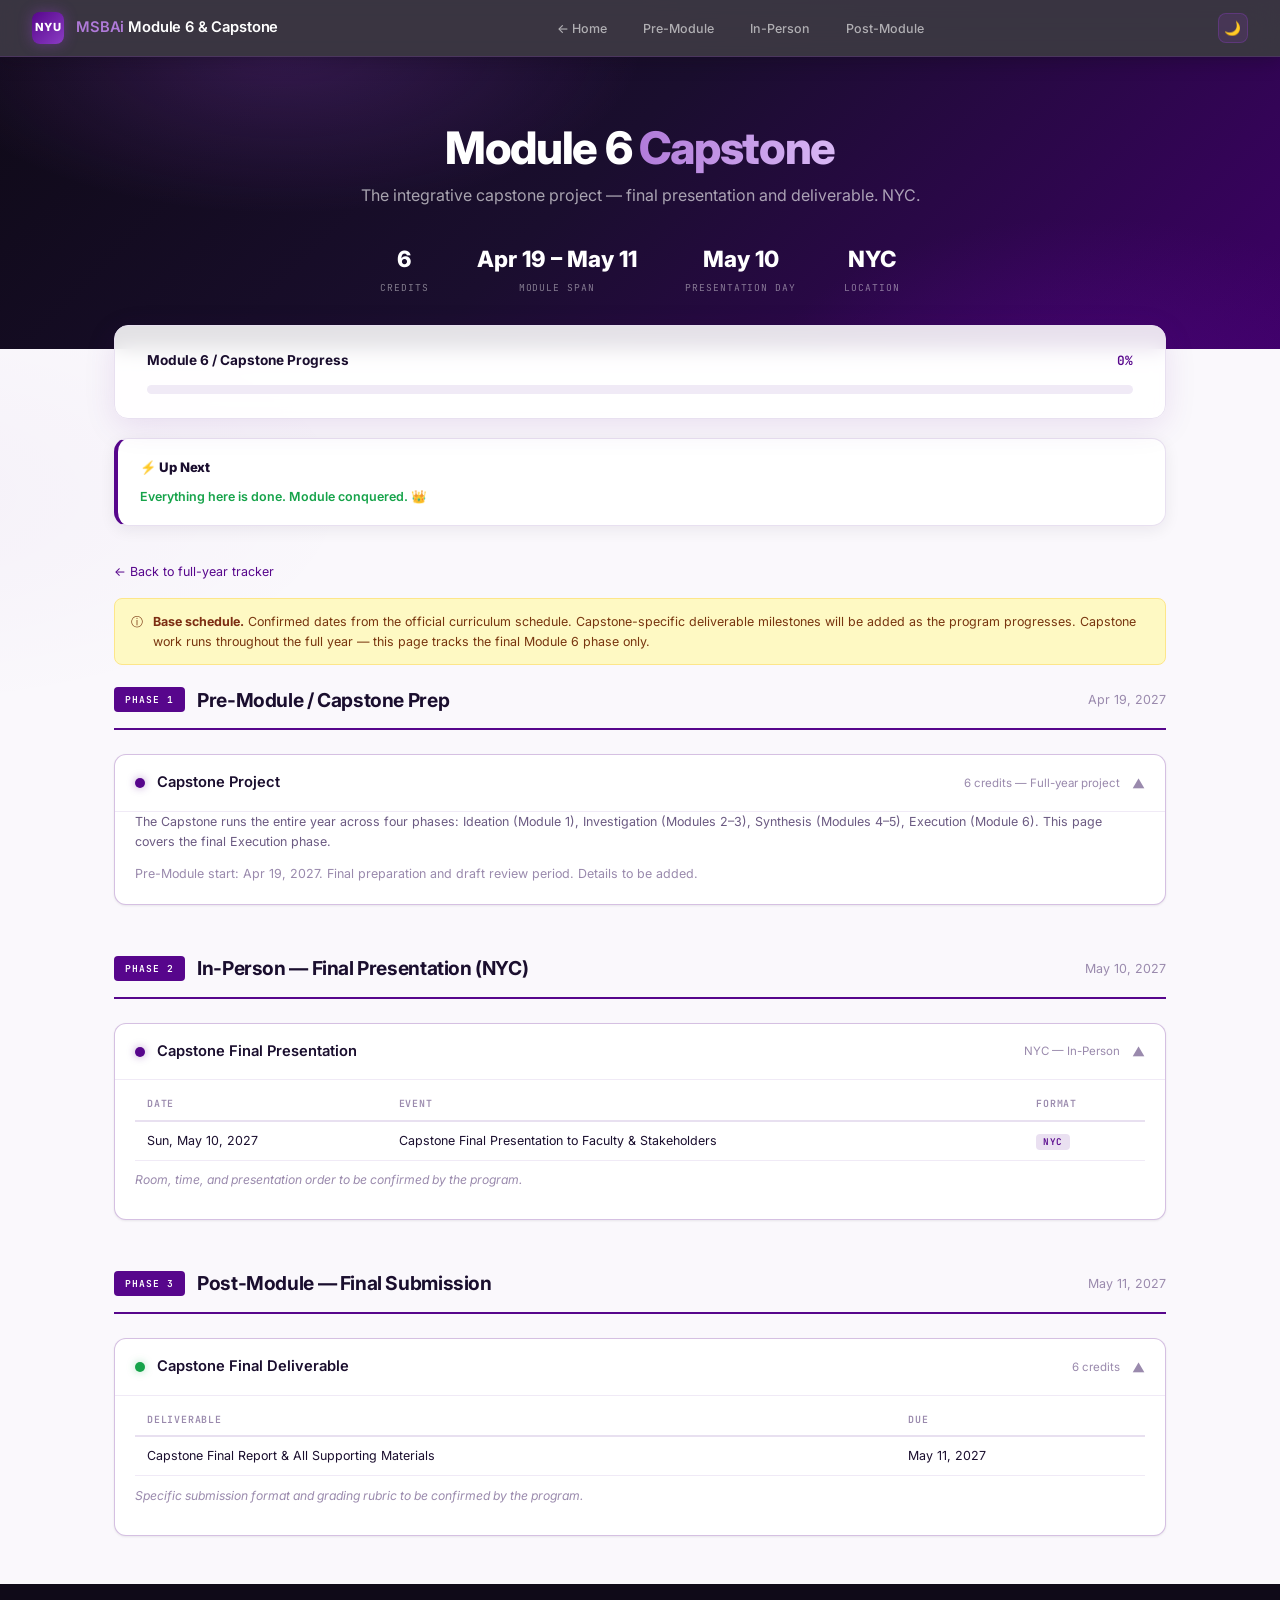
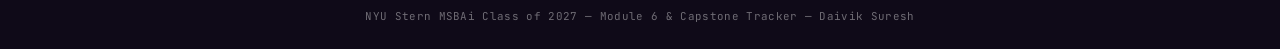
<file: module-6.html>
<!DOCTYPE html>
<html lang="en">
<head>
<meta name="robots" content="noindex">
<meta charset="UTF-8">
<meta name="viewport" content="width=device-width, initial-scale=1.0">
<title>Module 6 — MSBAi Tracker</title>
<link href="https://fonts.googleapis.com/css2?family=Inter:wght@300;400;500;600;700;800&family=JetBrains+Mono:wght@400;500&display=swap" rel="stylesheet">
<link rel="stylesheet" href="styles.css">
</head>
<body data-page="module-6">

<nav class="nav">
  <div class="nav-brand">
    <div class="nav-logo">NYU</div>
    <div class="nav-title"><span>MSBAi</span> Module 6 &amp; Capstone</div>
  </div>
  <ul class="nav-links">
    <li><a href="index.html">&larr; Home</a></li>
    <li><a href="#pre-module">Pre-Module</a></li>
    <li><a href="#in-person">In-Person</a></li>
    <li><a href="#post-module">Post-Module</a></li>
  </ul>
</nav>

<section class="hero">
  <h1>Module 6 <span>Capstone</span></h1>
  <p class="hero-sub">The integrative capstone project — final presentation and deliverable. NYC.</p>
  <div class="hero-stats">
    <div><div class="hero-stat-val">6</div><div class="hero-stat-label">Credits</div></div>
    <div><div class="hero-stat-val">Apr 19 &ndash; May 11</div><div class="hero-stat-label">Module Span</div></div>
    <div><div class="hero-stat-val">May 10</div><div class="hero-stat-label">Presentation Day</div></div>
    <div><div class="hero-stat-val">NYC</div><div class="hero-stat-label">Location</div></div>
  </div>
</section>

<div class="progress-section">
  <div class="progress-card">
    <div class="progress-header">
      <span class="progress-title">Module 6 / Capstone Progress</span>
      <span class="progress-pct" id="progressPct">0%</span>
    </div>
    <div class="progress-bar-bg">
      <div class="progress-bar-fill" id="progressBar" style="width:0%"></div>
    </div>
  </div>
</div>

<div class="main">
<a href="index.html" class="back-link">&larr; Back to full-year tracker</a>

<div class="tbd-banner">
  <span>&#9432;</span>
  <div><strong>Base schedule.</strong> Confirmed dates from the official curriculum schedule. Capstone-specific deliverable milestones will be added as the program progresses. Capstone work runs throughout the full year — this page tracks the final Module 6 phase only.</div>
</div>

<section class="phase" id="pre-module">
  <div class="phase-header">
    <span class="phase-badge">Phase 1</span>
    <span class="phase-title">Pre-Module / Capstone Prep</span>
    <span class="phase-dates">Apr 19, 2027</span>
  </div>

  <div class="course-block open">
    <div class="course-header" onclick="toggleCourse(this)">
      <div class="course-dot dot-purple"></div>
      <div class="course-name">Capstone Project</div>
      <div class="course-prof">6 credits — Full-year project</div>
      <div class="course-toggle">&#9660;</div>
    </div>
    <div class="course-body">
      <p style="font-size:0.78rem;color:var(--text-2);margin-bottom:0.8rem;">The Capstone runs the entire year across four phases: Ideation (Module 1), Investigation (Modules 2–3), Synthesis (Modules 4–5), Execution (Module 6). This page covers the final Execution phase.</p>
      <p style="font-size:0.78rem;color:var(--text-3);">Pre-Module start: Apr 19, 2027. Final preparation and draft review period. Details to be added.</p>
    </div>
  </div>
</section>

<section class="phase" id="in-person">
  <div class="phase-header">
    <span class="phase-badge">Phase 2</span>
    <span class="phase-title">In-Person &mdash; Final Presentation (NYC)</span>
    <span class="phase-dates">May 10, 2027</span>
  </div>

  <div class="course-block open">
    <div class="course-header" onclick="toggleCourse(this)">
      <div class="course-dot dot-purple"></div>
      <div class="course-name">Capstone Final Presentation</div>
      <div class="course-prof">NYC &mdash; In-Person</div>
      <div class="course-toggle">&#9660;</div>
    </div>
    <div class="course-body">
      <table class="schedule-table">
        <thead><tr><th>Date</th><th>Event</th><th>Format</th></tr></thead>
        <tbody>
          <tr><td>Sun, May 10, 2027</td><td>Capstone Final Presentation to Faculty &amp; Stakeholders</td><td><span class="badge-inperson">NYC</span></td></tr>
        </tbody>
      </table>
      <p style="font-size:0.76rem;color:var(--text-3);padding:0.6rem 0;font-style:italic;">Room, time, and presentation order to be confirmed by the program.</p>
    </div>
  </div>
</section>

<section class="phase" id="post-module">
  <div class="phase-header">
    <span class="phase-badge">Phase 3</span>
    <span class="phase-title">Post-Module &mdash; Final Submission</span>
    <span class="phase-dates">May 11, 2027</span>
  </div>

  <div class="course-block open">
    <div class="course-header" onclick="toggleCourse(this)">
      <div class="course-dot dot-green"></div>
      <div class="course-name">Capstone Final Deliverable</div>
      <div class="course-prof">6 credits</div>
      <div class="course-toggle">&#9660;</div>
    </div>
    <div class="course-body">
      <table class="schedule-table">
        <thead><tr><th>Deliverable</th><th>Due</th></tr></thead>
        <tbody>
          <tr><td>Capstone Final Report &amp; All Supporting Materials</td><td>May 11, 2027</td></tr>
        </tbody>
      </table>
      <p style="font-size:0.76rem;color:var(--text-3);padding:0.6rem 0;font-style:italic;">Specific submission format and grading rubric to be confirmed by the program.</p>
    </div>
  </div>
</section>

</div>

<footer class="footer">
  NYU Stern MSBAi Class of 2027 &mdash; Module 6 &amp; Capstone Tracker &mdash; Daivik Suresh
</footer>

<script src="script.js"></script>
</body>
</html>
</file>
<file: styles.css>
/* ══════════════════════════════════════════════════════════
   MSBAi Full-Year Tracker — Shared Stylesheet v2
   NYU Stern · Class of 2027 · Stern Purple #57068c
══════════════════════════════════════════════════════════ */

*, *::before, *::after { box-sizing: border-box; margin: 0; padding: 0; }

:root {
  --stern-purple: #57068c;
  --stern-purple-light: #8b3dc4;
  --stern-purple-lighter: #b07ad9;
  --stern-purple-dark: #3d0066;
  --stern-purple-glow: rgba(87,6,140,0.12);
  --stern-purple-glow2: rgba(87,6,140,0.06);
  --bg: #faf8fc;
  --bg-card: #ffffff;
  --bg-dark: #0f0a18;
  --border: #e8e0f0;
  --border-light: #f0eaf6;
  --text-0: #1a0e2e;
  --text-1: #3d2a5c;
  --text-2: #6b5a82;
  --text-3: #9a8aad;
  --green: #16a34a;
  --green-bg: #dcfce7;
  --yellow: #ca8a04;
  --yellow-bg: #fef9c3;
  --red: #dc2626;
  --red-bg: #fee2e2;
  --blue: #2563eb;
  --blue-bg: #dbeafe;
  --font: 'Inter', -apple-system, BlinkMacSystemFont, 'Segoe UI', sans-serif;
  --mono: 'JetBrains Mono', ui-monospace, 'SF Mono', Monaco, monospace;
  --ease-out: cubic-bezier(0.16, 1, 0.3, 1);
  --spring: cubic-bezier(0.34, 1.56, 0.64, 1);
  --shadow-sm: 0 1px 3px rgba(26,14,46,0.05), 0 1px 2px rgba(26,14,46,0.03);
  --shadow-md: 0 4px 16px rgba(26,14,46,0.07);
  --shadow-lg: 0 8px 32px rgba(87,6,140,0.10);
}

html { scroll-behavior: smooth; }
body {
  font-family: var(--font);
  background:
    radial-gradient(1100px 500px at 85% -200px, rgba(87,6,140,0.05), transparent 60%),
    radial-gradient(900px 400px at -10% 30%, rgba(87,6,140,0.03), transparent 55%),
    var(--bg);
  color: var(--text-0);
  -webkit-font-smoothing: antialiased;
  line-height: 1.6;
}
a { color: var(--stern-purple); text-decoration: none; }
a:hover { text-decoration: underline; }
::selection { background: var(--stern-purple); color: #fff; }

/* ── NAV ─────────────────────────────────────────────────── */
.nav {
  position: sticky;
  top: 0;
  z-index: 100;
  background: rgba(15,10,24,0.82);
  backdrop-filter: blur(14px) saturate(1.4);
  -webkit-backdrop-filter: blur(14px) saturate(1.4);
  color: #fff;
  padding: 0.75rem 2rem;
  display: flex;
  align-items: center;
  justify-content: space-between;
  border-bottom: 1px solid rgba(139,61,196,0.22);
  box-shadow: 0 2px 18px rgba(15,10,24,0.35);
}
.nav-brand { display: flex; align-items: center; gap: 0.75rem; }
.nav-logo {
  width: 32px; height: 32px;
  background: linear-gradient(135deg, var(--stern-purple), var(--stern-purple-light));
  border-radius: 8px;
  display: grid;
  place-items: center;
  font-weight: 800;
  font-size: 0.7rem;
  letter-spacing: 0.05em;
  box-shadow: 0 0 14px rgba(139,61,196,0.45);
}
.nav-title { font-weight: 600; font-size: 0.92rem; letter-spacing: -0.01em; }
.nav-title span { color: var(--stern-purple-lighter); }
.nav-links { display: flex; gap: 1.25rem; list-style: none; }
.nav-links a {
  color: rgba(255,255,255,0.6);
  font-size: 0.78rem;
  font-weight: 500;
  padding: 0.25rem 0.5rem;
  border-radius: 6px;
  transition: color 0.2s, background 0.2s;
}
.nav-links a:hover { color: #fff; background: rgba(139,61,196,0.18); text-decoration: none; }
.nav-links a.active { color: var(--stern-purple-lighter); }

/* ── HERO ────────────────────────────────────────────────── */
.hero {
  position: relative;
  background: linear-gradient(135deg, var(--bg-dark) 0%, #1a0e2e 45%, var(--stern-purple-dark) 100%);
  color: #fff;
  padding: 4.2rem 2rem 3.4rem;
  text-align: center;
  overflow: hidden;
}
.hero::before {
  content: '';
  position: absolute;
  inset: -40% -20%;
  background:
    radial-gradient(600px 280px at 30% 20%, rgba(139,61,196,0.28), transparent 60%),
    radial-gradient(500px 260px at 75% 85%, rgba(87,6,140,0.45), transparent 65%);
  animation: heroDrift 18s ease-in-out infinite alternate;
  pointer-events: none;
}
@keyframes heroDrift {
  from { transform: translate3d(-2%, -1%, 0) scale(1); }
  to   { transform: translate3d(2%, 2%, 0) scale(1.06); }
}
.hero > * { position: relative; }
.hero h1 {
  font-size: clamp(1.8rem, 4vw, 2.8rem);
  font-weight: 800;
  letter-spacing: -0.03em;
  line-height: 1.1;
  margin-bottom: 0.6rem;
  animation: riseIn 0.6s var(--ease-out) both;
}
.hero h1 span {
  background: linear-gradient(100deg, var(--stern-purple-lighter), #d9b8f5);
  -webkit-background-clip: text;
  background-clip: text;
  -webkit-text-fill-color: transparent;
}
.hero-sub {
  font-size: 1rem;
  color: rgba(255,255,255,0.62);
  max-width: 600px;
  margin: 0 auto 2rem;
  animation: riseIn 0.6s var(--ease-out) 0.08s both;
}
.hero-stats {
  display: flex;
  justify-content: center;
  gap: 3rem;
  flex-wrap: wrap;
  animation: riseIn 0.6s var(--ease-out) 0.16s both;
}
.hero-stat-val { font-size: 1.4rem; font-weight: 800; }
.hero-stat-label {
  font-family: var(--mono);
  font-size: 0.6rem;
  color: rgba(255,255,255,0.45);
  text-transform: uppercase;
  letter-spacing: 0.1em;
  margin-top: 0.2rem;
}
@keyframes riseIn {
  from { opacity: 0; transform: translateY(14px); }
  to   { opacity: 1; transform: translateY(0); }
}

/* ── PROGRESS BAR (page-level) ───────────────────────────── */
.progress-section {
  max-width: 1100px;
  margin: -1.5rem auto 0;
  padding: 0 1.5rem;
  position: relative;
  z-index: 10;
}
.progress-card {
  background: rgba(255,255,255,0.88);
  backdrop-filter: blur(10px);
  -webkit-backdrop-filter: blur(10px);
  border: 1px solid var(--border);
  border-radius: 14px;
  padding: 1.5rem 2rem;
  box-shadow: var(--shadow-lg);
}
.progress-header {
  display: flex;
  justify-content: space-between;
  align-items: center;
  margin-bottom: 0.8rem;
}
.progress-title { font-weight: 700; font-size: 0.85rem; }
.progress-pct {
  font-family: var(--mono);
  font-size: 0.8rem;
  color: var(--stern-purple);
  font-weight: 600;
  font-variant-numeric: tabular-nums;
}
.progress-bar-bg {
  height: 9px;
  background: var(--border-light);
  border-radius: 5px;
  overflow: hidden;
}
.progress-bar-fill {
  position: relative;
  height: 100%;
  background: linear-gradient(90deg, var(--stern-purple), var(--stern-purple-light));
  border-radius: 5px;
  transition: width 0.7s var(--ease-out);
}
.progress-bar-fill::after {
  content: '';
  position: absolute;
  inset: 0;
  background: linear-gradient(100deg, transparent 30%, rgba(255,255,255,0.35) 50%, transparent 70%);
  background-size: 220% 100%;
  animation: shimmer 2.6s linear infinite;
  border-radius: 5px;
}
@keyframes shimmer {
  from { background-position: 180% 0; }
  to   { background-position: -80% 0; }
}

/* ── PHASE SECTION MINI PROGRESS ─────────────────────────── */
.phase-progress-row {
  display: flex;
  align-items: center;
  gap: 0.75rem;
  margin: -0.5rem 0 1.2rem;
  padding: 0.6rem 0.9rem;
  background: var(--bg-card);
  border: 1px solid var(--border);
  border-radius: 10px;
  box-shadow: var(--shadow-sm);
}
.phase-mini-label {
  font-family: var(--mono);
  font-size: 0.6rem;
  font-weight: 600;
  text-transform: uppercase;
  letter-spacing: 0.08em;
  color: var(--text-3);
  white-space: nowrap;
}
.phase-mini-bar-bg {
  flex: 1;
  height: 6px;
  background: var(--border-light);
  border-radius: 3px;
  overflow: hidden;
}
.phase-mini-bar-fill {
  height: 100%;
  background: linear-gradient(90deg, var(--stern-purple), var(--stern-purple-light));
  border-radius: 3px;
  transition: width 0.6s var(--ease-out);
}
.phase-mini-pct {
  font-family: var(--mono);
  font-size: 0.65rem;
  font-weight: 600;
  color: var(--stern-purple);
  min-width: 2.5rem;
  text-align: right;
  font-variant-numeric: tabular-nums;
}

/* ── MAIN WRAPPER ────────────────────────────────────────── */
.main {
  max-width: 1100px;
  margin: 2rem auto;
  padding: 0 1.5rem;
}

/* ── MODULE DIVIDER (index) ──────────────────────────────── */
.module-divider {
  display: flex;
  align-items: center;
  gap: 1rem;
  margin: 3rem 0 1.8rem;
  padding: 1.1rem 1.5rem;
  background: linear-gradient(90deg, var(--bg-dark) 0%, #1a0e2e 70%, #241239 100%);
  border: 1px solid rgba(139,61,196,0.25);
  border-radius: 12px;
  color: #fff;
  box-shadow: var(--shadow-md);
}
.module-divider:first-child { margin-top: 1.5rem; }
.module-badge {
  font-family: var(--mono);
  font-size: 0.6rem;
  font-weight: 700;
  letter-spacing: 0.12em;
  text-transform: uppercase;
  background: linear-gradient(135deg, var(--stern-purple), var(--stern-purple-light));
  color: #fff;
  padding: 0.3rem 0.7rem;
  border-radius: 5px;
  white-space: nowrap;
  box-shadow: 0 0 12px rgba(139,61,196,0.35);
}
.module-divider-title { font-size: 1rem; font-weight: 700; flex: 1; }
.module-divider-meta {
  font-family: var(--mono);
  font-size: 0.65rem;
  color: rgba(255,255,255,0.5);
  text-align: right;
  line-height: 1.5;
}
.module-loc-tag {
  font-family: var(--mono);
  font-size: 0.58rem;
  font-weight: 700;
  text-transform: uppercase;
  letter-spacing: 0.08em;
  padding: 0.2rem 0.55rem;
  border-radius: 4px;
  background: var(--stern-purple-glow);
  color: var(--stern-purple-lighter);
  border: 1px solid rgba(139,61,196,0.35);
}
.module-loc-tag.abu {
  background: rgba(202,138,4,0.15);
  color: #fbbf24;
  border-color: rgba(202,138,4,0.3);
}

/* ── MODULE CARD (overview hub) ──────────────────────────── */
.module-card {
  background: var(--bg-card);
  border: 1px solid var(--border);
  border-radius: 14px;
  margin-bottom: 2rem;
  overflow: hidden;
  box-shadow: var(--shadow-sm);
  transition: box-shadow 0.25s var(--ease-out), border-color 0.25s, transform 0.25s var(--ease-out);
}
.module-card:hover {
  border-color: var(--stern-purple);
  box-shadow: var(--shadow-lg);
  transform: translateY(-2px);
}
.module-card.current { border-left: 4px solid var(--stern-purple); }
.module-head {
  padding: 1.4rem 1.6rem;
  background: linear-gradient(90deg, var(--stern-purple-glow2) 0%, transparent 60%);
  border-bottom: 1px solid var(--border-light);
  display: flex;
  align-items: center;
  gap: 1rem;
  flex-wrap: wrap;
}
.module-num {
  font-family: var(--mono);
  font-size: 0.62rem;
  font-weight: 700;
  letter-spacing: 0.12em;
  text-transform: uppercase;
  color: #fff;
  background: var(--stern-purple);
  padding: 0.3rem 0.7rem;
  border-radius: 4px;
}
.module-title {
  font-size: 1.15rem;
  font-weight: 700;
  letter-spacing: -0.02em;
  color: var(--text-0);
}
.module-loc {
  font-family: var(--mono);
  font-size: 0.6rem;
  font-weight: 600;
  text-transform: uppercase;
  letter-spacing: 0.1em;
  padding: 0.2rem 0.55rem;
  border-radius: 3px;
  background: var(--stern-purple-glow);
  color: var(--stern-purple);
}
.module-loc.abu { background: var(--yellow-bg); color: var(--yellow); }
.module-dates {
  font-size: 0.78rem;
  color: var(--text-3);
  margin-left: auto;
  font-family: var(--mono);
}
.module-body { padding: 1.4rem 1.6rem 1rem; }

/* ── PHASE SUB-BLOCK ─────────────────────────────────────── */
.phase-block {
  margin-bottom: 1.2rem;
  border: 1px solid var(--border-light);
  border-radius: 10px;
  overflow: hidden;
}
.phase-block-head {
  padding: 0.7rem 1rem;
  background: var(--bg);
  border-bottom: 1px solid var(--border-light);
  display: flex;
  align-items: center;
  gap: 0.7rem;
  cursor: pointer;
  user-select: none;
  transition: background 0.15s;
}
.phase-block-head:hover { background: var(--stern-purple-glow2); }
.phase-block-badge {
  font-family: var(--mono);
  font-size: 0.56rem;
  font-weight: 700;
  letter-spacing: 0.1em;
  text-transform: uppercase;
  padding: 0.2rem 0.5rem;
  border-radius: 3px;
  background: var(--stern-purple);
  color: #fff;
}
.phase-block-badge.in   { background: var(--blue); }
.phase-block-badge.post { background: var(--green); }
.phase-block-title { font-size: 0.82rem; font-weight: 600; color: var(--text-0); }
.phase-block-dates {
  margin-left: auto;
  font-family: var(--mono);
  font-size: 0.7rem;
  color: var(--text-3);
}
.phase-block-body { padding: 0.9rem 1rem; display: none; }
.phase-block.open .phase-block-body { display: block; animation: bodyIn 0.3s var(--ease-out); }
.phase-block .phase-block-head .chev {
  transition: transform 0.25s var(--ease-out);
  color: var(--text-3);
  font-size: 0.7rem;
  margin-left: 0.4rem;
}
.phase-block.open .phase-block-head .chev { transform: rotate(180deg); }

/* ── COURSE LINE ─────────────────────────────────────────── */
.course-line {
  display: flex;
  align-items: center;
  gap: 0.7rem;
  padding: 0.5rem 0;
  font-size: 0.82rem;
  border-bottom: 1px dashed var(--border-light);
}
.course-line:last-child { border-bottom: none; }
.course-line .dot {
  width: 8px; height: 8px;
  border-radius: 50%;
  background: var(--stern-purple);
  flex-shrink: 0;
}
.course-line .name { flex: 1; font-weight: 500; }
.course-line .cred { font-family: var(--mono); font-size: 0.62rem; color: var(--text-3); }
.course-line .when {
  font-family: var(--mono);
  font-size: 0.7rem;
  color: var(--text-2);
  padding: 0.15rem 0.5rem;
  border-radius: 3px;
  background: var(--border-light);
}

.empty-note {
  font-size: 0.76rem;
  color: var(--text-3);
  font-style: italic;
  padding: 0.4rem 0;
}

/* ── FULL SCHEDULE BUTTONS ───────────────────────────────── */
.view-full, .view-schedule-wrap {
  display: flex;
  justify-content: flex-end;
  margin: 0.5rem 0 1rem;
}
.view-full { padding: 0 1.6rem 1.4rem; margin: 0; }
.view-full a, .view-schedule-btn {
  display: inline-flex;
  align-items: center;
  gap: 0.4rem;
  padding: 0.65rem 1.1rem;
  background: linear-gradient(135deg, var(--stern-purple), var(--stern-purple-light));
  color: #fff;
  font-size: 0.78rem;
  font-weight: 600;
  border-radius: 8px;
  text-decoration: none;
  box-shadow: 0 2px 10px rgba(87,6,140,0.25);
  transition: transform 0.2s var(--spring), box-shadow 0.2s;
}
.view-full a:hover, .view-schedule-btn:hover {
  transform: translateY(-2px);
  box-shadow: 0 6px 18px rgba(87,6,140,0.35);
  text-decoration: none;
}
.view-full a:active, .view-schedule-btn:active { transform: translateY(0) scale(0.98); }
.view-full a .arrow { font-size: 0.9rem; }

/* ── PHASE SECTION ───────────────────────────────────────── */
.phase { margin-bottom: 3rem; }
.phase-header {
  display: flex;
  align-items: center;
  gap: 0.75rem;
  margin-bottom: 1.5rem;
  padding-bottom: 0.8rem;
  border-bottom: 2px solid var(--stern-purple);
}
.phase-badge {
  font-family: var(--mono);
  font-size: 0.6rem;
  font-weight: 600;
  letter-spacing: 0.1em;
  text-transform: uppercase;
  color: #fff;
  background: var(--stern-purple);
  padding: 0.3rem 0.7rem;
  border-radius: 4px;
}
.phase-title { font-size: 1.2rem; font-weight: 700; letter-spacing: -0.02em; }
.phase-dates { font-size: 0.78rem; color: var(--text-3); margin-left: auto; }

/* ── COURSE BLOCK ────────────────────────────────────────── */
.course-block {
  background: var(--bg-card);
  border: 1px solid var(--border);
  border-radius: 12px;
  margin-bottom: 1rem;
  overflow: hidden;
  box-shadow: var(--shadow-sm);
  transition: box-shadow 0.25s var(--ease-out), border-color 0.25s;
}
.course-block:hover { box-shadow: var(--shadow-md); }
.course-block.open { border-color: rgba(87,6,140,0.25); }
.course-header {
  padding: 1rem 1.25rem;
  display: flex;
  align-items: center;
  gap: 0.75rem;
  cursor: pointer;
  transition: background 0.2s;
  user-select: none;
}
.course-header:hover { background: var(--stern-purple-glow2); }
.course-dot {
  width: 10px; height: 10px;
  border-radius: 50%;
  flex-shrink: 0;
  box-shadow: 0 0 0 3px color-mix(in srgb, currentColor 0%, transparent);
}
.dot-purple { background: var(--stern-purple); box-shadow: 0 0 8px rgba(87,6,140,0.4); }
.dot-blue   { background: var(--blue);   box-shadow: 0 0 8px rgba(37,99,235,0.35); }
.dot-green  { background: var(--green);  box-shadow: 0 0 8px rgba(22,163,74,0.35); }
.dot-yellow { background: var(--yellow); box-shadow: 0 0 8px rgba(202,138,4,0.35); }
.course-name { font-weight: 600; font-size: 0.92rem; flex: 1; }
.course-prof { font-size: 0.72rem; color: var(--text-3); }
.course-toggle {
  font-size: 0.8rem;
  color: var(--text-3);
  transition: transform 0.3s var(--ease-out);
}
.course-block.open .course-toggle { transform: rotate(180deg); }
.course-body {
  display: none;
  padding: 0 1.25rem 1.25rem;
  border-top: 1px solid var(--border-light);
}
.course-block.open .course-body { display: block; animation: bodyIn 0.32s var(--ease-out); }
@keyframes bodyIn {
  from { opacity: 0; transform: translateY(-6px); }
  to   { opacity: 1; transform: translateY(0); }
}

/* ── TASK LIST ───────────────────────────────────────────── */
.task-list { list-style: none; }
.task-item {
  display: flex;
  align-items: flex-start;
  gap: 0.65rem;
  padding: 0.6rem 0.5rem;
  margin: 0 -0.5rem;
  border-bottom: 1px solid var(--border-light);
  border-radius: 8px;
  font-size: 0.82rem;
  transition: background 0.18s;
}
.task-item:hover { background: var(--stern-purple-glow2); }
.task-item:last-child { border-bottom: none; }
.task-check {
  width: 19px; height: 19px;
  border: 2px solid var(--border);
  border-radius: 6px;
  flex-shrink: 0;
  cursor: pointer;
  display: grid;
  place-items: center;
  transition: border-color 0.2s, background 0.2s, box-shadow 0.2s, transform 0.15s var(--spring);
  margin-top: 1px;
}
.task-check:hover {
  border-color: var(--stern-purple);
  box-shadow: 0 0 0 4px var(--stern-purple-glow2);
  transform: scale(1.08);
}
.task-check:active { transform: scale(0.9); }
.task-check.checked {
  background: linear-gradient(135deg, var(--stern-purple), var(--stern-purple-light));
  border-color: var(--stern-purple);
}
.task-check.just-checked { animation: checkPop 0.35s var(--spring); }
.task-check.just-checked::after { animation: tickIn 0.25s var(--ease-out) both; }
@keyframes checkPop {
  0%   { transform: scale(0.8); }
  55%  { transform: scale(1.18); }
  100% { transform: scale(1); }
}
.task-check.checked::after {
  content: '\2713';
  color: #fff;
  font-size: 0.68rem;
  font-weight: 700;
}
@keyframes tickIn {
  from { opacity: 0; transform: scale(0.4) rotate(-12deg); }
  to   { opacity: 1; transform: scale(1) rotate(0); }
}
.task-item.done .task-text { text-decoration: line-through; color: var(--text-3); }
.task-text { flex: 1; line-height: 1.5; transition: color 0.25s; }
.task-text strong { font-weight: 600; }
.task-due {
  font-family: var(--mono);
  font-size: 0.62rem;
  font-weight: 500;
  padding: 0.15rem 0.5rem;
  border-radius: 4px;
  white-space: nowrap;
  flex-shrink: 0;
  margin-top: 2px;
}
.due-upcoming { background: var(--yellow-bg);  color: var(--yellow); }
.due-soon     { background: var(--red-bg);     color: var(--red); }
.due-done     { background: var(--green-bg);   color: var(--green); }
.due-info     { background: var(--blue-bg);    color: var(--blue); }

/* ── SCHEDULE TABLE ──────────────────────────────────────── */
.schedule-table {
  width: 100%;
  border-collapse: collapse;
  font-size: 0.78rem;
  margin-top: 0.5rem;
}
.schedule-table th {
  text-align: left;
  font-family: var(--mono);
  font-size: 0.62rem;
  font-weight: 600;
  letter-spacing: 0.08em;
  text-transform: uppercase;
  color: var(--text-3);
  padding: 0.5rem 0.75rem;
  border-bottom: 2px solid var(--border);
}
.schedule-table td {
  padding: 0.55rem 0.75rem;
  border-bottom: 1px solid var(--border-light);
  vertical-align: top;
}
.schedule-table tbody tr { transition: background 0.15s; }
.schedule-table tr:hover { background: var(--stern-purple-glow2); }
.badge-zoom, .badge-inperson, .badge-abu {
  font-family: var(--mono);
  font-size: 0.58rem;
  font-weight: 600;
  padding: 0.15rem 0.45rem;
  border-radius: 4px;
  text-transform: uppercase;
  letter-spacing: 0.05em;
}
.badge-zoom     { background: var(--blue-bg); color: var(--blue); }
.badge-inperson { background: var(--stern-purple-glow); color: var(--stern-purple); }
.badge-abu      { background: var(--yellow-bg); color: var(--yellow); }

/* ── HIGH LEVEL MODULE CARDS (index overview) ────────────── */
.hl-section { margin-top: 3rem; margin-bottom: 3rem; }
.hl-grid {
  display: grid;
  grid-template-columns: repeat(auto-fill, minmax(220px, 1fr));
  gap: 0.75rem;
  margin-top: 1rem;
}
.hl-card {
  background: var(--bg-card);
  border: 1px solid var(--border);
  border-radius: 10px;
  padding: 1rem;
  transition: border-color 0.2s, transform 0.2s var(--ease-out), box-shadow 0.2s;
}
.hl-card:hover {
  border-color: var(--stern-purple);
  transform: translateY(-3px);
  box-shadow: var(--shadow-md);
}
.hl-card.current { border-left: 3px solid var(--stern-purple); }
.hl-card-num {
  font-family: var(--mono);
  font-size: 0.58rem;
  color: var(--text-3);
  text-transform: uppercase;
  letter-spacing: 0.1em;
}
.hl-card-title { font-weight: 600; font-size: 0.85rem; margin: 0.2rem 0; }
.hl-card-dates { font-size: 0.7rem; color: var(--text-3); }
.hl-card-courses { font-size: 0.68rem; color: var(--text-2); margin-top: 0.4rem; line-height: 1.5; }

/* ── TBD BANNER ──────────────────────────────────────────── */
.tbd-banner {
  background: var(--yellow-bg);
  border: 1px solid #fde68a;
  border-radius: 8px;
  padding: 0.8rem 1rem;
  font-size: 0.78rem;
  color: #78350f;
  margin-bottom: 1.2rem;
  display: flex;
  align-items: flex-start;
  gap: 0.6rem;
}
.tbd-banner strong { color: #7c2d12; }

/* ── BACK LINK ───────────────────────────────────────────── */
.back-link {
  display: inline-flex;
  align-items: center;
  gap: 0.35rem;
  font-size: 0.78rem;
  color: var(--stern-purple);
  margin-bottom: 1rem;
  transition: gap 0.2s var(--ease-out);
}
.back-link:hover { text-decoration: underline; gap: 0.55rem; }

/* ── SAVE TOAST ──────────────────────────────────────────── */
.save-toast {
  position: fixed;
  bottom: 1.4rem;
  left: 50%;
  transform: translate(-50%, 16px);
  background: var(--bg-dark);
  color: #fff;
  font-size: 0.74rem;
  font-weight: 600;
  font-family: var(--mono);
  letter-spacing: 0.02em;
  padding: 0.55rem 1.1rem;
  border-radius: 999px;
  border: 1px solid rgba(139,61,196,0.4);
  box-shadow: 0 6px 24px rgba(15,10,24,0.4);
  display: flex;
  align-items: center;
  gap: 0.5rem;
  opacity: 0;
  pointer-events: none;
  transition: opacity 0.25s var(--ease-out), transform 0.25s var(--ease-out);
  z-index: 200;
}
.save-toast.show { opacity: 1; transform: translate(-50%, 0); }
.save-toast .toast-check {
  width: 15px; height: 15px;
  border-radius: 50%;
  background: linear-gradient(135deg, var(--stern-purple), var(--stern-purple-light));
  display: grid;
  place-items: center;
  font-size: 0.55rem;
}
.save-toast.complete {
  background: linear-gradient(135deg, var(--stern-purple-dark), var(--stern-purple));
  border-color: var(--stern-purple-lighter);
}

/* ── FOOTER ──────────────────────────────────────────────── */
.footer {
  background: var(--bg-dark);
  color: rgba(255,255,255,0.4);
  text-align: center;
  padding: 1.5rem 2rem;
  font-size: 0.68rem;
  font-family: var(--mono);
  letter-spacing: 0.03em;
}

/* ── REDUCED MOTION ──────────────────────────────────────── */
@media (prefers-reduced-motion: reduce) {
  *, *::before, *::after {
    animation-duration: 0.01ms !important;
    animation-iteration-count: 1 !important;
    transition-duration: 0.01ms !important;
  }
  html { scroll-behavior: auto; }
}

/* ── RESPONSIVE ──────────────────────────────────────────── */
@media (max-width: 768px) {
  .nav-links { display: none; }
  .hero-stats { gap: 1.5rem; }
  .module-dates { margin-left: 0; width: 100%; }
  .module-divider-meta { display: none; }
  .phase-block-dates { margin-left: 0; }
  .course-prof { display: none; }
  .phase-dates { display: none; }
}

/* ══════════════════════════════════════════════════════════
   v3 — Daivik's Command Deck · Dark Mode · Journey Ribbon
══════════════════════════════════════════════════════════ */

/* ── DARK THEME ──────────────────────────────────────────── */
html[data-theme="dark"] {
  --bg: #0d0814;
  --bg-card: #171022;
  --border: #2c1f3e;
  --border-light: #221733;
  --text-0: #f1eaf9;
  --text-1: #d6c8ea;
  --text-2: #a995c2;
  --text-3: #7a6797;
  --stern-purple-glow: rgba(139,61,196,0.22);
  --stern-purple-glow2: rgba(139,61,196,0.10);
  --green-bg: rgba(22,163,74,0.16);
  --yellow-bg: rgba(202,138,4,0.16);
  --red-bg: rgba(220,38,38,0.16);
  --blue-bg: rgba(37,99,235,0.18);
  --shadow-sm: 0 1px 3px rgba(0,0,0,0.4);
  --shadow-md: 0 4px 16px rgba(0,0,0,0.45);
  --shadow-lg: 0 8px 32px rgba(0,0,0,0.55);
}
html[data-theme="dark"] body {
  background:
    radial-gradient(1100px 500px at 85% -200px, rgba(139,61,196,0.10), transparent 60%),
    radial-gradient(900px 400px at -10% 30%, rgba(87,6,140,0.08), transparent 55%),
    var(--bg);
}
html[data-theme="dark"] .progress-card { background: rgba(23,16,34,0.88); }
html[data-theme="dark"] .due-soon     { color: #f87171; }
html[data-theme="dark"] .due-upcoming { color: #fbbf24; }
html[data-theme="dark"] .due-done     { color: #4ade80; }
html[data-theme="dark"] .due-info     { color: #93c5fd; }
html[data-theme="dark"] .badge-inperson { color: var(--stern-purple-lighter); }
html[data-theme="dark"] a { color: var(--stern-purple-lighter); }
html[data-theme="dark"] .module-loc { color: var(--stern-purple-lighter); }
html, body { transition: background 0.3s ease, color 0.3s ease; }

/* ── THEME TOGGLE (injected into nav) ────────────────────── */
.theme-toggle {
  background: rgba(139,61,196,0.15);
  border: 1px solid rgba(139,61,196,0.35);
  color: #fff;
  width: 30px; height: 30px;
  border-radius: 8px;
  cursor: pointer;
  font-size: 0.85rem;
  display: grid;
  place-items: center;
  margin-left: 1rem;
  transition: transform 0.25s var(--spring), background 0.2s;
}
.theme-toggle:hover { background: rgba(139,61,196,0.3); transform: rotate(20deg) scale(1.1); }
.theme-toggle:active { transform: scale(0.9); }

/* ── COMMAND DECK (index hero replacement content) ───────── */
.deck {
  max-width: 1100px;
  margin: 1.6rem auto 0;
  padding: 0 1.5rem;
  display: grid;
  grid-template-columns: repeat(auto-fit, minmax(230px, 1fr));
  gap: 0.9rem;
  position: relative;
  z-index: 10;
}
.deck-card {
  background: var(--bg-card);
  border: 1px solid var(--border);
  border-radius: 14px;
  padding: 1.1rem 1.3rem;
  box-shadow: var(--shadow-md);
  animation: riseIn 0.55s var(--ease-out) both;
  position: relative;
  overflow: hidden;
}
.deck-card:nth-child(2) { animation-delay: 0.07s; }
.deck-card:nth-child(3) { animation-delay: 0.14s; }
.deck-card:nth-child(4) { animation-delay: 0.21s; }
.deck-card::before {
  content: '';
  position: absolute;
  top: 0; left: 0; right: 0;
  height: 3px;
  background: linear-gradient(90deg, var(--stern-purple), var(--stern-purple-light), transparent);
}
.deck-label {
  font-family: var(--mono);
  font-size: 0.58rem;
  font-weight: 700;
  text-transform: uppercase;
  letter-spacing: 0.12em;
  color: var(--text-3);
  margin-bottom: 0.35rem;
}
.deck-value {
  font-size: 1.45rem;
  font-weight: 800;
  letter-spacing: -0.02em;
  color: var(--text-0);
  line-height: 1.15;
  font-variant-numeric: tabular-nums;
}
.deck-value .unit { font-size: 0.8rem; font-weight: 600; color: var(--text-2); }
.deck-sub { font-size: 0.72rem; color: var(--text-2); margin-top: 0.3rem; line-height: 1.45; }
.deck-sub strong { color: var(--stern-purple); font-weight: 600; }
html[data-theme="dark"] .deck-sub strong { color: var(--stern-purple-lighter); }
.deck-pulse {
  display: inline-block;
  width: 8px; height: 8px;
  border-radius: 50%;
  background: var(--green);
  margin-right: 0.4rem;
  animation: pulse 2s ease-in-out infinite;
  box-shadow: 0 0 8px rgba(22,163,74,0.6);
}
@keyframes pulse { 0%,100% { opacity: 1; transform: scale(1); } 50% { opacity: 0.5; transform: scale(0.8); } }

/* ── JOURNEY RIBBON ──────────────────────────────────────── */
.journey {
  max-width: 1100px;
  margin: 1.2rem auto 0;
  padding: 0 1.5rem;
}
.journey-track {
  background: var(--bg-card);
  border: 1px solid var(--border);
  border-radius: 14px;
  padding: 1.3rem 1.5rem 1.1rem;
  box-shadow: var(--shadow-md);
  display: flex;
  align-items: flex-start;
  position: relative;
  animation: riseIn 0.55s var(--ease-out) 0.28s both;
}
.journey-step {
  flex: 1;
  text-align: center;
  position: relative;
  min-width: 0;
}
.journey-step::before {
  content: '';
  position: absolute;
  top: 9px;
  left: 50%;
  width: 100%;
  height: 2px;
  background: var(--border);
}
.journey-step:last-child::before { display: none; }
.journey-step.done::before { background: linear-gradient(90deg, var(--stern-purple), var(--stern-purple-light)); }
.journey-dot {
  position: relative;
  z-index: 1;
  width: 20px; height: 20px;
  margin: 0 auto 0.45rem;
  border-radius: 50%;
  border: 2px solid var(--border);
  background: var(--bg-card);
  display: grid;
  place-items: center;
  font-size: 0.55rem;
  font-weight: 800;
  color: var(--text-3);
  transition: transform 0.2s var(--spring);
}
.journey-step:hover .journey-dot { transform: scale(1.25); }
.journey-step.done .journey-dot {
  background: var(--stern-purple);
  border-color: var(--stern-purple);
  color: #fff;
}
.journey-step.now .journey-dot {
  background: linear-gradient(135deg, var(--stern-purple), var(--stern-purple-light));
  border-color: var(--stern-purple-light);
  color: #fff;
  box-shadow: 0 0 0 5px var(--stern-purple-glow), 0 0 16px rgba(139,61,196,0.5);
  animation: nowPulse 2.4s ease-in-out infinite;
}
@keyframes nowPulse {
  0%,100% { box-shadow: 0 0 0 4px var(--stern-purple-glow), 0 0 14px rgba(139,61,196,0.45); }
  50%     { box-shadow: 0 0 0 8px var(--stern-purple-glow2), 0 0 22px rgba(139,61,196,0.65); }
}
.journey-name {
  font-size: 0.66rem;
  font-weight: 700;
  color: var(--text-1);
  line-height: 1.3;
}
.journey-step.now .journey-name { color: var(--stern-purple); }
html[data-theme="dark"] .journey-step.now .journey-name { color: var(--stern-purple-lighter); }
.journey-when {
  font-family: var(--mono);
  font-size: 0.54rem;
  color: var(--text-3);
  margin-top: 0.1rem;
}
.journey-loc {
  display: inline-block;
  font-family: var(--mono);
  font-size: 0.5rem;
  font-weight: 700;
  text-transform: uppercase;
  letter-spacing: 0.08em;
  margin-top: 0.25rem;
  padding: 0.08rem 0.4rem;
  border-radius: 3px;
  background: var(--stern-purple-glow2);
  color: var(--stern-purple);
}
html[data-theme="dark"] .journey-loc { color: var(--stern-purple-lighter); }
.journey-loc.abu { background: var(--yellow-bg); color: var(--yellow); }

@media (max-width: 768px) {
  .deck { grid-template-columns: 1fr 1fr; }
  .journey-when, .journey-loc { display: none; }
  .journey-name { font-size: 0.56rem; }
}

/* ══════════════════════════════════════════════════════════
   v4 — Up Next agenda · Confetti · Scroll hairline
══════════════════════════════════════════════════════════ */

/* ── SCROLL PROGRESS HAIRLINE ────────────────────────────── */
.scroll-hairline {
  position: fixed;
  top: 0; left: 0;
  height: 3px;
  width: 0%;
  background: linear-gradient(90deg, var(--stern-purple), var(--stern-purple-light), #d9b8f5);
  z-index: 300;
  pointer-events: none;
  box-shadow: 0 0 8px rgba(139,61,196,0.6);
}

/* ── UP NEXT AGENDA ──────────────────────────────────────── */
.upnext {
  max-width: 1100px;
  margin: 1.2rem auto 0;
  padding: 0 1.5rem;
  position: relative;
  z-index: 9;
}
.upnext-card {
  background: var(--bg-card);
  border: 1px solid var(--border);
  border-left: 4px solid var(--stern-purple);
  border-radius: 14px;
  padding: 1.1rem 1.4rem;
  box-shadow: var(--shadow-md);
  animation: riseIn 0.5s var(--ease-out) 0.1s both;
}
.upnext-head {
  display: flex;
  align-items: center;
  gap: 0.6rem;
  margin-bottom: 0.6rem;
}
.upnext-title {
  font-weight: 800;
  font-size: 0.82rem;
  letter-spacing: -0.01em;
}
.upnext-count {
  font-family: var(--mono);
  font-size: 0.6rem;
  font-weight: 700;
  background: var(--stern-purple-glow);
  color: var(--stern-purple);
  padding: 0.15rem 0.55rem;
  border-radius: 999px;
}
html[data-theme="dark"] .upnext-count { color: var(--stern-purple-lighter); }
.upnext-list { list-style: none; }
.upnext-item {
  display: flex;
  align-items: center;
  gap: 0.6rem;
  padding: 0.42rem 0.5rem;
  margin: 0 -0.5rem;
  border-radius: 8px;
  font-size: 0.78rem;
  cursor: pointer;
  transition: background 0.15s, transform 0.15s var(--ease-out);
  color: var(--text-1);
}
.upnext-item:hover { background: var(--stern-purple-glow2); transform: translateX(3px); }
.upnext-item .nx-arrow { color: var(--stern-purple); font-weight: 700; flex-shrink: 0; }
.upnext-item .nx-text {
  flex: 1;
  white-space: nowrap;
  overflow: hidden;
  text-overflow: ellipsis;
}
.upnext-item .nx-due {
  font-family: var(--mono);
  font-size: 0.6rem;
  font-weight: 600;
  flex-shrink: 0;
  padding: 0.1rem 0.5rem;
  border-radius: 4px;
}
.upnext-empty {
  font-size: 0.78rem;
  color: var(--green);
  font-weight: 600;
}

/* flash highlight when jumping to a task from Up Next */
.task-item.flash {
  animation: taskFlash 1.6s var(--ease-out);
}
@keyframes taskFlash {
  0%, 30% { background: var(--stern-purple-glow); box-shadow: inset 3px 0 0 var(--stern-purple); }
  100%    { background: transparent; box-shadow: inset 0 0 0 transparent; }
}

/* ── CONFETTI CANVAS ─────────────────────────────────────── */
#confettiCanvas {
  position: fixed;
  inset: 0;
  pointer-events: none;
  z-index: 400;
}
</file>
